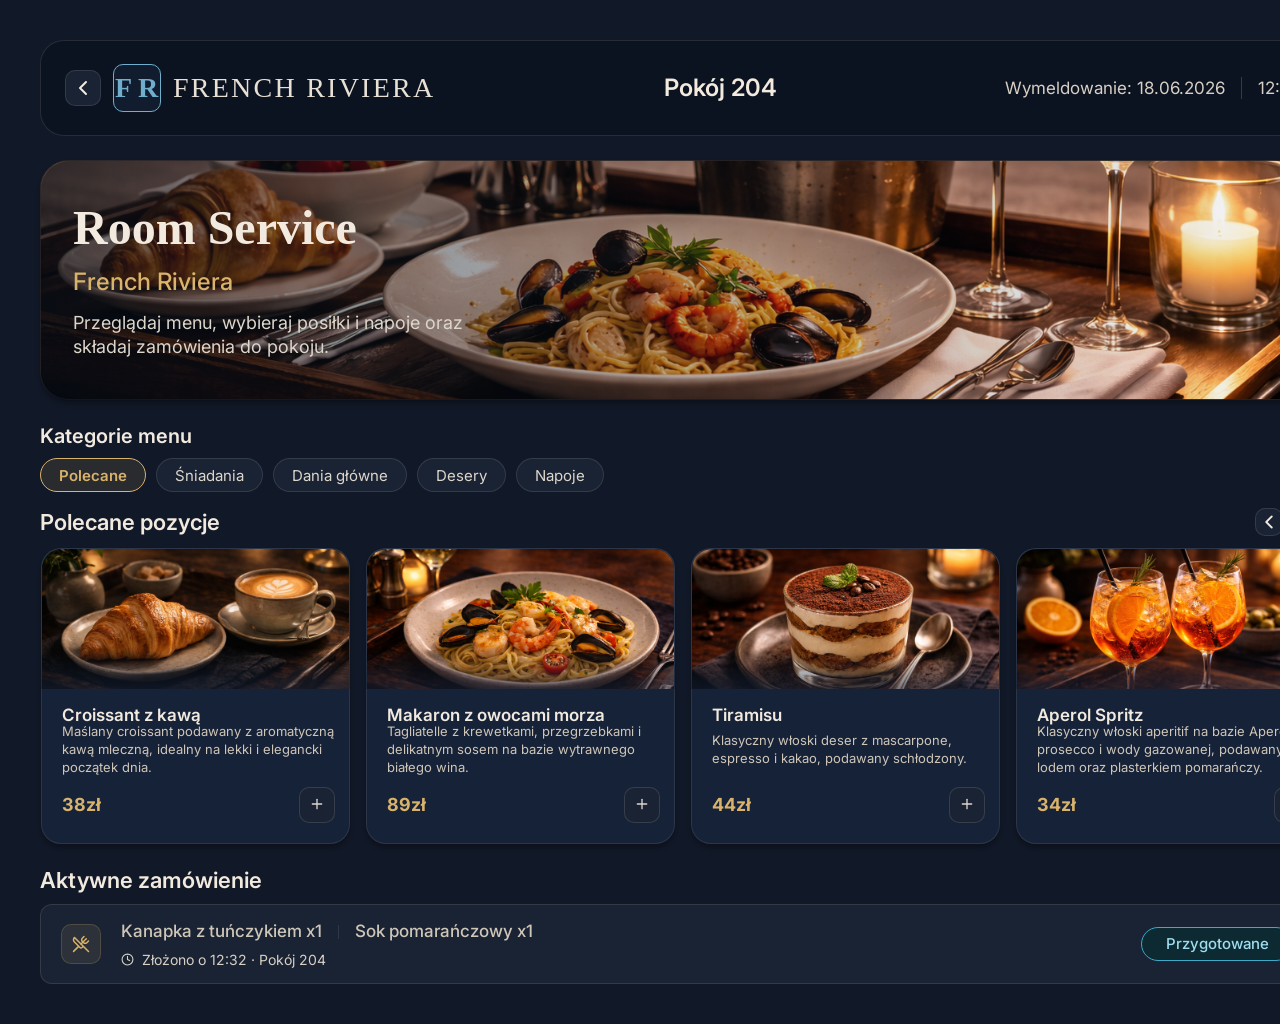
<file: guest-view/index.html>
<!DOCTYPE html>
<html lang="en">

<head>
    <meta charset="UTF-8">
    <meta name="viewport" content="width=device-width, initial-scale=1.0">
    <link rel="stylesheet" href="style.css">
    <link rel="stylesheet" href="../assets/css/colors.css">
    <link rel="stylesheet" href="../assets/css/typography.css">
    <link rel="stylesheet" href="../assets/css/boxes.css">

    <link rel="preconnect" href="https://fonts.googleapis.com">
    <link rel="preconnect" href="https://fonts.gstatic.com" crossorigin>
    <link
        href="https://fonts.googleapis.com/css2?family=Inter:wght@400;500;600;700&family=Playfair+Display:ital,wght@0,400;0,600;0,700;1,400&display=swap"
        rel="stylesheet">
    <title>Room Service</title>
</head>

<body>
    <div class="main">
        <div class="container">
            <div class="header">
                <div class="header-left">
                    <div class="back-button">
                        <svg xmlns="http://www.w3.org/2000/svg" width="24" height="24" viewBox="0 0 24 24" fill="none">
                            <path d="M15 18L9 12L15 6" stroke="#F2EADF" stroke-width="2" stroke-linecap="round"
                                stroke-linejoin="round" />
                        </svg>
                    </div>

                    <div class="logo">
                        <span>
                            FR
                        </span>
                    </div>
                    <div class="full-hotel-name">
                        French Riviera
                    </div>

                </div>
                <div class="header-center">
                    Pokój 204
                </div>
                <div class="header-right">
                    <span>Wymeldowanie: 18.06.2026</span>
                    <div class="divider"></div>
                    <span>12:45</span>
                </div>
            </div>

            <div class="hero-section">
                <div class="hero-main">
                    <span class="hero-title">Room Service</span>
                    <span class="hero-subtitle">French Riviera</span>
                    <span class="hero-text">Przeglądaj menu, wybieraj posiłki i napoje oraz składaj zamówienia do
                        pokoju.</span>
                </div>
            </div>

            <div class="orders-section">
                <div class="categories-section">
                    <span>Kategorie menu</span>
                    <div class="categories-buttons-section">
                        <button class="categorie-button-active">
                            Polecane
                        </button>
                        <button class="categorie-button">
                            Śniadania
                        </button>
                        <button class="categorie-button">
                            Dania główne
                        </button>
                        <button class="categorie-button">
                            Desery
                        </button>
                        <button class="categorie-button">
                            Napoje
                        </button>
                    </div>
                </div>

                <div class="food-section">
                    <div class="food-title-section">
                        <span class="food-title-section-text">Polecane pozycje</span>

                        <a class="a-back">
                            <svg xmlns="http://www.w3.org/2000/svg" width="24" height="24" viewBox="0 0 24 24"
                                fill="none">
                                <path d="M15 18L9 12L15 6" stroke="#F2EADF" stroke-width="2" stroke-linecap="round"
                                    stroke-linejoin="round" />
                            </svg>
                        </a>

                        <a class="a-forward">
                            <svg xmlns="http://www.w3.org/2000/svg" width="25" height="25" viewBox="0 0 25 25"
                                fill="none">
                                <path d="M15 18L9 12L15 6" stroke="#F2EADF" stroke-width="2" stroke-linecap="round"
                                    stroke-linejoin="round" />
                            </svg>
                        </a>
                    </div>

                    <div class="food-cards-section">
                        <div class="dish-card">
                            <div class="dish-img"
                                style="background: url(../assets/img-guest-view/sniadanie_1.png) lightgray 0px -14px / 100% 147% no-repeat;">
                                <section></section>
                            </div>
                            <div class="dish-card-info">
                                <span class="dish-card-title">
                                    Croissant z kawą
                                </span>
                                <span class="dish-card-text">
                                    Maślany croissant z dżemem, kawa espresso lub americano do wyboru.
                                </span>

                                <div class="dish-card-action">
                                    <span>
                                        38zł
                                    </span>
                                    <button>
                                        <svg xmlns="http://www.w3.org/2000/svg" width="16" height="16"
                                            viewBox="0 0 16 16" fill="none">
                                            <path d="M3.33337 8H12.6667" stroke="#DDD6CB" stroke-width="1.33333"
                                                stroke-linecap="round" stroke-linejoin="round" />
                                            <path d="M8 3.33337V12.6667" stroke="#DDD6CB" stroke-width="1.33333"
                                                stroke-linecap="round" stroke-linejoin="round" />
                                        </svg>
                                    </button>
                                </div>
                            </div>
                        </div>

                        <div class="dish-card">
                            <div class="dish-img"
                                style="background: url(../assets/img-guest-view/obiad_1.png) lightgray 0px -14px / 100% 147% no-repeat;">
                                <section></section>
                            </div>
                            <div class="dish-card-info">
                                <span class="dish-card-title">
                                    Makaron z owocami morza
                                </span>
                                <span class="dish-card-text">
                                    Tagliatelle z krewetkami, przegrzebkami i wytrawnym białym winem.
                                </span>

                                <div class="dish-card-action">
                                    <span>
                                        89zł
                                    </span>
                                    <button>
                                        <svg xmlns="http://www.w3.org/2000/svg" width="16" height="16"
                                            viewBox="0 0 16 16" fill="none">
                                            <path d="M3.33337 8H12.6667" stroke="#DDD6CB" stroke-width="1.33333"
                                                stroke-linecap="round" stroke-linejoin="round" />
                                            <path d="M8 3.33337V12.6667" stroke="#DDD6CB" stroke-width="1.33333"
                                                stroke-linecap="round" stroke-linejoin="round" />
                                        </svg>
                                    </button>
                                </div>
                            </div>
                        </div>

                        <div class="dish-card">
                            <div class="dish-img"
                                style="background: url(../assets/img-guest-view/deser_1.png) lightgray 0px -14px / 100% 147% no-repeat;">
                                <section></section>
                            </div>
                            <div class="dish-card-info">
                                <span class="dish-card-title">
                                    Tiramisu
                                </span>
                                <span class="dish-card-text">
                                    Klasyczny deser z mascarpone, espresso i kakao, podawany schłodzony.
                                </span>

                                <div class="dish-card-action">
                                    <span>
                                        44zł
                                    </span>
                                    <button>
                                        <svg xmlns="http://www.w3.org/2000/svg" width="16" height="16"
                                            viewBox="0 0 16 16" fill="none">
                                            <path d="M3.33337 8H12.6667" stroke="#DDD6CB" stroke-width="1.33333"
                                                stroke-linecap="round" stroke-linejoin="round" />
                                            <path d="M8 3.33337V12.6667" stroke="#DDD6CB" stroke-width="1.33333"
                                                stroke-linecap="round" stroke-linejoin="round" />
                                        </svg>
                                    </button>
                                </div>
                            </div>
                        </div>

                        <div class="dish-card">
                            <div class="dish-img"
                                style="background: url(../assets/img-guest-view/napoj_1.png) lightgray 0px -14px / 100% 147% no-repeat;">
                                <section></section>
                            </div>
                            <div class="dish-card-info">
                                <span class="dish-card-title">
                                    Aperol Spritz
                                </span>
                                <span class="dish-card-text">
                                    Włoski aperitif na bazie Aperolu, prosecco i wody gazowanej z plasterkiem
                                    pomarańczy.
                                </span>

                                <div class="dish-card-action">
                                    <span>
                                        34zł
                                    </span>
                                    <button>
                                        <svg xmlns="http://www.w3.org/2000/svg" width="16" height="16"
                                            viewBox="0 0 16 16" fill="none">
                                            <path d="M3.33337 8H12.6667" stroke="#DDD6CB" stroke-width="1.33333"
                                                stroke-linecap="round" stroke-linejoin="round" />
                                            <path d="M8 3.33337V12.6667" stroke="#DDD6CB" stroke-width="1.33333"
                                                stroke-linecap="round" stroke-linejoin="round" />
                                        </svg>
                                    </button>
                                </div>
                            </div>
                        </div>
                    </div>
                </div>
            </div>

            <div class="active-order-section">
                <span class="active-order-section-title">
                    Aktywne zamówienie
                </span>
                <div class="order-card">
                    <div class="order-card-logo">
                        <div class="order-card-img">
                            <svg xmlns="http://www.w3.org/2000/svg" width="18" height="18" viewBox="0 0 18 18"
                                fill="none">
                                <g clip-path="url(#clip0_297_465)">
                                    <path
                                        d="M12 1.5L10.275 3.225C9.86275 3.64559 9.63184 4.21106 9.63184 4.8C9.63184 5.38894 9.86275 5.95441 10.275 6.375L11.625 7.725C12.0456 8.13726 12.6111 8.36818 13.2 8.36818C13.789 8.36818 14.3544 8.13726 14.775 7.725L16.5 6"
                                        stroke="#D9B26B" stroke-width="1.5" stroke-linecap="round"
                                        stroke-linejoin="round" />
                                    <path
                                        d="M11.25 11.25L2.475 2.47498C2.17566 2.76827 1.93786 3.11834 1.77551 3.50469C1.61316 3.89104 1.52954 4.3059 1.52954 4.72498C1.52954 5.14405 1.61316 5.55891 1.77551 5.94526C1.93786 6.33161 2.17566 6.68168 2.475 6.97498L7.95 12.45C8.475 12.975 9.45 12.975 10.05 12.45L11.25 11.25ZM11.25 11.25L16.5 16.5"
                                        stroke="#D9B26B" stroke-width="1.5" stroke-linecap="round"
                                        stroke-linejoin="round" />
                                    <path d="M1.57495 16.35L6.37495 11.625" stroke="#D9B26B" stroke-width="1.5"
                                        stroke-linecap="round" stroke-linejoin="round" />
                                    <path d="M14.25 3.75L9 9" stroke="#D9B26B" stroke-width="1.5" stroke-linecap="round"
                                        stroke-linejoin="round" />
                                </g>
                                <defs>
                                    <clipPath id="clip0_297_465">
                                        <rect width="18" height="18" fill="white" />
                                    </clipPath>
                                </defs>
                            </svg>
                        </div>
                    </div>

                    <div class="order-card-info">
                        <div class="order-card-title">
                            <span>Kanapka z tuńczykiem x1</span>
                            <div class="order-card-divider"></div>
                            <span>Sok pomarańczowy x1</span>
                        </div>
                        <div class="order-card-text">
                            <svg xmlns="http://www.w3.org/2000/svg" width="13" height="13" viewBox="0 0 13 13"
                                fill="none">
                                <g clip-path="url(#clip0_297_478)">
                                    <path
                                        d="M6.50004 11.9167C9.49158 11.9167 11.9167 9.49158 11.9167 6.50004C11.9167 3.5085 9.49158 1.08337 6.50004 1.08337C3.5085 1.08337 1.08337 3.5085 1.08337 6.50004C1.08337 9.49158 3.5085 11.9167 6.50004 11.9167Z"
                                        stroke="#D8D0C4" stroke-width="1.08333" stroke-linecap="round"
                                        stroke-linejoin="round" />
                                    <path d="M6.5 3.25V6.5L8.66667 7.58333" stroke="#D8D0C4" stroke-width="1.08333"
                                        stroke-linecap="round" stroke-linejoin="round" />
                                </g>
                                <defs>
                                    <clipPath id="clip0_297_478">
                                        <rect width="13" height="13" fill="white" />
                                    </clipPath>
                                </defs>
                            </svg>

                            <span>
                                Złożono o 12:32 · Pokój 204
                            </span>
                        </div>
                    </div>

                    <div class="order-card-status">
                        Przygotowane
                    </div>
                </div>
            </div>
        </div>
    </div>
    <script src="script.js"></script>
</body>

</html>
</file>
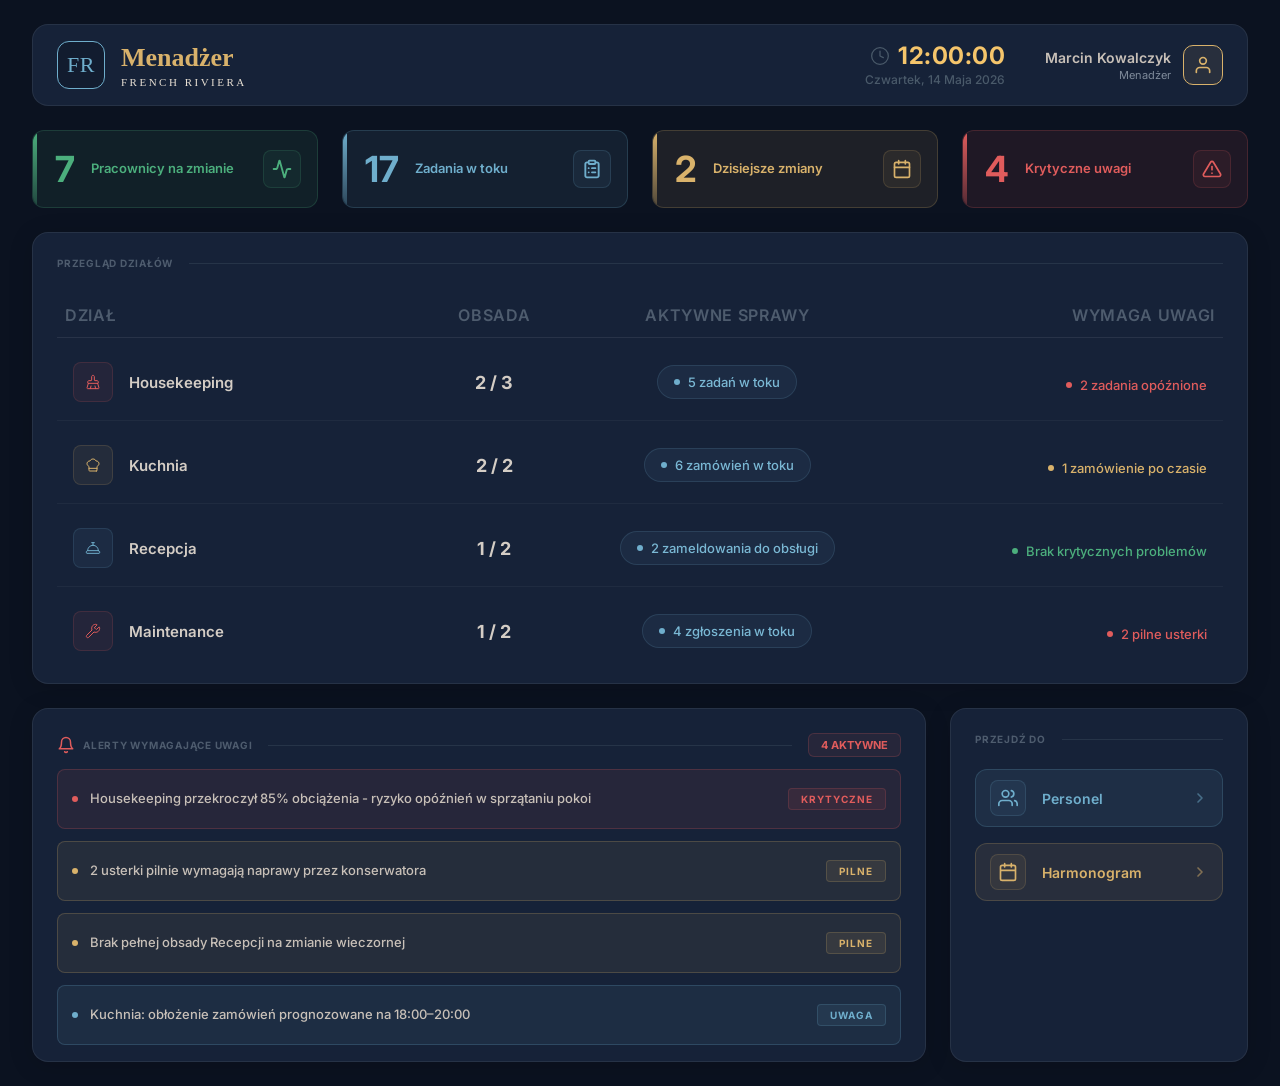
<file: menadzer/index.html>
<!DOCTYPE html>
<html lang="pl">

<head>
    <meta charset="UTF-8">
    <meta name="viewport" content="width=device-width, initial-scale=1.0">
    <title>Menadżer - French Riviera</title>
    <link rel="stylesheet" href="../assets/css/colors.css">
    <link rel="stylesheet" href="../assets/css/typography.css">
    <link rel="stylesheet" href="../assets/css/boxes.css">
    <link rel="stylesheet" href="style.css">

    <link rel="preconnect" href="https://fonts.googleapis.com">
    <link rel="preconnect" href="https://fonts.gstatic.com" crossorigin>
    <link
        href="https://fonts.googleapis.com/css2?family=Inter:wght@400;500;600;700&family=Playfair+Display:ital,wght@0,400;0,500;0,600;0,700;1,400&display=swap"
        rel="stylesheet">
</head>

<body>
    <div class="dashboard-container">

        <header class="dashboard-header">
            <div class="header-left">
                <div class="logo-circle">
                    <span>FR</span>
                </div>
                <div class="brand-text">
                    <span class="brand-title">Menadżer</span>
                    <span class="brand-subtitle">French Riviera</span>
                </div>
            </div>

            <div class="header-right">
                <div class="clock-block">
                    <div class="clock-time-row">
                        <div class="clock-icon">
                            <svg xmlns="http://www.w3.org/2000/svg" width="16" height="16" viewBox="0 0 16 16"
                                fill="none">
                                <g clip-path="url(#clip0_567_532)">
                                    <path
                                        d="M8.00004 4V8L10.6667 9.33333M14.6667 8C14.6667 11.6819 11.6819 14.6667 8.00004 14.6667C4.31814 14.6667 1.33337 11.6819 1.33337 8C1.33337 4.3181 4.31814 1.33333 8.00004 1.33333C11.6819 1.33333 14.6667 4.3181 14.6667 8Z"
                                        stroke="currentColor" stroke-linecap="round" stroke-linejoin="round" />
                                </g>
                                <defs>
                            </svg>
                        </div>
                        <span class="clock-time">12:00:00</span>
                    </div>
                    <span class="clock-date">Czwartek, 14 Maja 2026</span>
                </div>
                <div class="user-profile">
                    <div class="user-info">
                        <div class="user-name">Marcin Kowalczyk</div>
                        <div class="user-role">Menadżer</div>
                    </div>
                    <div class="user-avatar-circle">
                        <svg xmlns="http://www.w3.org/2000/svg" width="20" height="20" viewBox="0 0 24 24" fill="none"
                            stroke="currentColor" stroke-width="2" stroke-linecap="round" stroke-linejoin="round">
                            <path d="M20 21v-2a4 4 0 0 0-4-4H8a4 4 0 0 0-4 4v2" />
                            <circle cx="12" cy="7" r="4" />
                        </svg>
                    </div>
                </div>
            </div>
        </header>

        <section class="metrics-grid">

            <div class="metric-card green">
                <div class="metric-content">
                    <span class="metric-value">7</span>
                    <span class="metric-label">Pracownicy na zmianie</span>
                </div>
                <div class="metric-icon-wrapper">
                    <svg xmlns="http://www.w3.org/2000/svg" width="20" height="20" viewBox="0 0 16 16" fill="none">
                        <g clip-path="url(#clip0_589_5769)">
                            <path
                                d="M14.6666 8H13.0133C12.722 7.99938 12.4384 8.09421 12.2061 8.26998C11.9737 8.44575 11.8053 8.6928 11.7266 8.97334L10.16 14.5467C10.1499 14.5813 10.1288 14.6117 10.1 14.6333C10.0711 14.655 10.036 14.6667 9.99998 14.6667C9.96392 14.6667 9.92883 14.655 9.89998 14.6333C9.87113 14.6117 9.85008 14.5813 9.83998 14.5467L6.15998 1.45334C6.14988 1.41872 6.12883 1.38831 6.09998 1.36667C6.07113 1.34503 6.03604 1.33334 5.99998 1.33334C5.96392 1.33334 5.92883 1.34503 5.89998 1.36667C5.87113 1.38831 5.85008 1.41872 5.83998 1.45334L4.27331 7.02667C4.19496 7.30611 4.02757 7.55235 3.79656 7.72801C3.56554 7.90368 3.28353 7.99917 2.99331 8H1.33331"
                                stroke="#4CAF7D" stroke-width="1.5" stroke-linecap="round" stroke-linejoin="round" />
                        </g>
                    </svg>
                </div>
            </div>

            <div class="metric-card blue">
                <div class="metric-content">
                    <span class="metric-value">17</span>
                    <span class="metric-label">Zadania w toku</span>
                </div>
                <div class="metric-icon-wrapper">
                    <svg xmlns="http://www.w3.org/2000/svg" width="20" height="20" viewBox="0 0 16 16" fill="none">
                        <path
                            d="M10.6666 2.66667H12C12.3536 2.66667 12.6927 2.80714 12.9428 3.05719C13.1928 3.30724 13.3333 3.64638 13.3333 4V13.3333C13.3333 13.687 13.1928 14.0261 12.9428 14.2761C12.6927 14.5262 12.3536 14.6667 12 14.6667H3.99996C3.64634 14.6667 3.3072 14.5262 3.05715 14.2761C2.8071 14.0261 2.66663 13.687 2.66663 13.3333V4C2.66663 3.64638 2.8071 3.30724 3.05715 3.05719C3.3072 2.80714 3.64634 2.66667 3.99996 2.66667H5.33329M7.99996 7.33334H10.6666M7.99996 10.6667H10.6666M5.33329 7.33334H5.33996M5.33329 10.6667H5.33996M5.99996 1.33334H9.99996C10.3681 1.33334 10.6666 1.63181 10.6666 2V3.33334C10.6666 3.70153 10.3681 4 9.99996 4H5.99996C5.63177 4 5.33329 3.70153 5.33329 3.33334V2C5.33329 1.63181 5.63177 1.33334 5.99996 1.33334Z"
                            stroke="#6FAECC" stroke-width="1.5" stroke-linecap="round" stroke-linejoin="round" />
                    </svg>
                </div>
            </div>

            <div class="metric-card yellow">
                <div class="metric-content">
                    <span class="metric-value">2</span>
                    <span class="metric-label">Dzisiejsze zmiany</span>
                </div>
                <div class="metric-icon-wrapper">
                    <svg xmlns="http://www.w3.org/2000/svg" width="20" height="20" viewBox="0 0 24 24" fill="none"
                        stroke="currentColor" stroke-width="2" stroke-linecap="round" stroke-linejoin="round">
                        <rect x="3" y="4" width="18" height="18" rx="2" ry="2" />
                        <line x1="16" y1="2" x2="16" y2="6" />
                        <line x1="8" y1="2" x2="8" y2="6" />
                        <line x1="3" y1="10" x2="21" y2="10" />
                    </svg>
                </div>
            </div>

            <div class="metric-card red">
                <div class="metric-content">
                    <span class="metric-value">4</span>
                    <span class="metric-label">Krytyczne uwagi</span>
                </div>
                <div class="metric-icon-wrapper">
                    <svg xmlns="http://www.w3.org/2000/svg" width="20" height="20" viewBox="0 0 24 24" fill="none"
                        stroke="currentColor" stroke-width="2" stroke-linecap="round" stroke-linejoin="round">
                        <path
                            d="M10.29 3.86L1.82 18a2 2 0 0 0 1.71 3h16.94a2 2 0 0 0 1.71-3L13.71 3.86a2 2 0 0 0-3.42 0z" />
                        <line x1="12" y1="9" x2="12" y2="13" />
                        <line x1="12" y1="17" x2="12.01" y2="17" />
                    </svg>
                </div>
            </div>

        </section>

        <section class="department-overview-section">
            <div class="content-card">
                <div class="card-title-section">
                    <span class="card-subtitle-small">Przegląd działów</span>
                </div>

                <table class="department-table">
                    <thead>
                        <tr>
                            <th class="col-dept">Dział</th>
                            <th class="col-staff th-staff">Obsada</th>
                            <th class="col-active">Aktywne sprawy</th>
                            <th class="col-attention">Wymaga uwagi</th>
                        </tr>
                    </thead>
                    <tbody>
                        <tr>
                            <td>
                                <div class="dept-cell">
                                    <div class="dept-icon dept-housekeeping">
                                        <svg xmlns="http://www.w3.org/2000/svg" width="18" height="18"
                                            viewBox="0 0 16 16" fill="none" stroke="currentColor" stroke-linecap="round"
                                            stroke-linejoin="round">
                                            <path
                                                d="M10.6667 14.6667L10 12M12.6667 9.33334C12.8435 9.33334 13.0131 9.26311 13.1381 9.13808C13.2631 9.01306 13.3333 8.84349 13.3333 8.66668V8.00001C13.3333 7.64639 13.1929 7.30725 12.9428 7.0572C12.6928 6.80715 12.3536 6.66668 12 6.66668H10C9.8232 6.66668 9.65363 6.59644 9.52861 6.47141C9.40358 6.34639 9.33335 6.17682 9.33335 6.00001V2.66668C9.33335 2.31305 9.19287 1.97392 8.94282 1.72387C8.69277 1.47382 8.35364 1.33334 8.00001 1.33334C7.64639 1.33334 7.30725 1.47382 7.0572 1.72387C6.80716 1.97392 6.66668 2.31305 6.66668 2.66668V6.00001C6.66668 6.17682 6.59644 6.34639 6.47142 6.47141C6.34639 6.59644 6.17682 6.66668 6.00001 6.66668H4.00001C3.64639 6.66668 3.30725 6.80715 3.0572 7.0572C2.80716 7.30725 2.66668 7.64639 2.66668 8.00001V8.66668C2.66668 8.84349 2.73692 9.01306 2.86194 9.13808C2.98697 9.26311 3.15654 9.33334 3.33335 9.33334M12.6667 9.33334H3.33335M12.6667 9.33334L13.982 13.8447C14.0055 13.9427 14.0065 14.0448 13.9848 14.1432C13.9632 14.2416 13.9195 14.3339 13.857 14.413C13.7946 14.4921 13.715 14.556 13.6243 14.6C13.5336 14.6439 13.4341 14.6667 13.3333 14.6667H2.66668C2.56589 14.6667 2.4664 14.6439 2.3757 14.6C2.28499 14.556 2.20543 14.4921 2.14299 14.413C2.08055 14.3339 2.03687 14.2416 2.01522 14.1432C1.99357 14.0448 1.99453 13.9427 2.01801 13.8447L3.33335 9.33334M5.33335 14.6667L6.00001 12"
                                                stroke="#E05C5C" stroke-linecap="round" stroke-linejoin="round" />
                                        </svg>
                                    </div>
                                    <span class="dept-name">Housekeeping</span>
                                </div>
                            </td>
                            <td class="col-staff">
                                <span class="staff-count">2 / 3</span>
                            </td>
                            <td>
                                <span class="active-pill">5 zadań w toku</span>
                            </td>
                            <td>
                                <span class="attention-status status-red">2 zadania opóźnione</span>
                            </td>
                        </tr>

                        <tr>
                            <td>
                                <div class="dept-cell">
                                    <div class="dept-icon dept-kitchen">
                                        <svg xmlns="http://www.w3.org/2000/svg" width="18" height="18"
                                            viewBox="0 0 16 16" fill="none" stroke="currentColor" stroke-linecap="round"
                                            stroke-linejoin="round">
                                            <path
                                                d="M3.99999 11.3333H12M11.3333 14C11.5101 14 11.6797 13.9298 11.8047 13.8047C11.9298 13.6797 12 13.5101 12 13.3333V9.76666C12 9.46199 12.2107 9.20399 12.4847 9.07266C13.052 8.80202 13.5055 8.33969 13.7651 7.76725C14.0247 7.19481 14.0738 6.54906 13.9036 5.94396C13.7335 5.33887 13.355 4.81332 12.8351 4.46009C12.3152 4.10685 11.6872 3.94862 11.062 4.01332C10.8045 3.41479 10.3772 2.90485 9.83304 2.54655C9.28884 2.18824 8.65156 1.99728 7.99999 1.99728C7.34843 1.99728 6.71115 2.18824 6.16695 2.54655C5.62274 2.90485 5.19549 3.41479 4.93799 4.01332C4.31305 3.94907 3.68549 4.10752 3.16595 4.46075C2.64641 4.81397 2.26827 5.33928 2.09818 5.94406C1.9281 6.54883 1.977 7.19424 2.23626 7.76649C2.49553 8.33874 2.9485 8.80108 3.51533 9.07199C3.78933 9.20399 3.99999 9.46199 3.99999 9.76599V13.3333C3.99999 13.5101 4.07023 13.6797 4.19526 13.8047C4.32028 13.9298 4.48985 14 4.66666 14H11.3333Z"
                                                stroke="#D9B26B" stroke-linecap="round" stroke-linejoin="round" />
                                        </svg>
                                    </div>
                                    <span class="dept-name">Kuchnia</span>
                                </div>
                            </td>
                            <td class="col-staff">
                                <span class="staff-count">2 / 2</span>
                            </td>
                            <td>
                                <span class="active-pill">6 zamówień w toku</span>
                            </td>
                            <td>
                                <span class="attention-status status-yellow">1 zamówienie po czasie</span>
                            </td>
                        </tr>

                        <tr>
                            <td>
                                <div class="dept-cell">
                                    <div class="dept-icon dept-reception">
                                        <svg xmlns="http://www.w3.org/2000/svg" width="18" height="18"
                                            viewBox="0 0 16 16" fill="none" stroke="currentColor" stroke-linecap="round"
                                            stroke-linejoin="round">
                                            <path
                                                d="M13.3333 10.6667H2.66668C2.31305 10.6667 1.97392 10.8071 1.72387 11.0572C1.47382 11.3072 1.33334 11.6464 1.33334 12V12.6667C1.33334 12.8435 1.40358 13.013 1.52861 13.1381C1.65363 13.2631 1.8232 13.3333 2.00001 13.3333H14C14.1768 13.3333 14.3464 13.2631 14.4714 13.1381C14.5964 13.013 14.6667 12.8435 14.6667 12.6667V12C14.6667 11.6464 14.5262 11.3072 14.2762 11.0572C14.0261 10.8071 13.687 10.6667 13.3333 10.6667ZM2.66668 10.6667C2.66668 9.25217 3.22858 7.89561 4.22877 6.89542C5.22897 5.89523 6.58552 5.33332 8.00001 5.33332M13.3333 10.6667C13.3333 9.25217 12.7714 7.89561 11.7712 6.89542C10.7711 5.89523 9.4145 5.33332 8.00001 5.33332M8.00001 5.33332V2.66666M6.66668 2.66666H9.33334"
                                                stroke="#6FAECC" stroke-linecap="round" stroke-linejoin="round" />
                                        </svg>
                                    </div>
                                    <span class="dept-name">Recepcja</span>
                                </div>
                            </td>
                            <td class="col-staff">
                                <span class="staff-count">1 / 2</span>
                            </td>
                            <td>
                                <span class="active-pill">2 zameldowania do obsługi</span>
                            </td>
                            <td>
                                <span class="attention-status status-green">Brak krytycznych problemów</span>
                            </td>
                        </tr>

                        <tr>
                            <td>
                                <div class="dept-cell">
                                    <div class="dept-icon dept-maintenance">
                                        <svg xmlns="http://www.w3.org/2000/svg" width="18" height="18"
                                            viewBox="0 0 16 16" fill="none" stroke="currentColor" stroke-linecap="round"
                                            stroke-linejoin="round">
                                            <g clip-path="url(#clip0_580_1315)">
                                                <path
                                                    d="M9.79999 4.2C9.67783 4.32462 9.60941 4.49216 9.60941 4.66667C9.60941 4.84117 9.67783 5.00871 9.79999 5.13333L10.8667 6.2C10.9913 6.32215 11.1588 6.39057 11.3333 6.39057C11.5078 6.39057 11.6754 6.32215 11.8 6.2L13.8707 4.13C14.084 3.91533 14.446 3.98333 14.526 4.27533C14.7274 5.00792 14.716 5.78271 14.4932 6.50906C14.2703 7.23541 13.8452 7.88327 13.2676 8.37682C12.69 8.87038 11.9837 9.18923 11.2315 9.29604C10.4793 9.40286 9.71218 9.29324 9.01999 8.98L3.74665 14.2533C3.48144 14.5185 3.12176 14.6674 2.74675 14.6673C2.37174 14.6672 2.01211 14.5182 1.74699 14.253C1.48186 13.9878 1.33295 13.6281 1.33301 13.2531C1.33307 12.8781 1.4821 12.5185 1.74732 12.2533L7.02065 6.98C6.70741 6.28781 6.59779 5.52072 6.70461 4.7685C6.81143 4.01628 7.13027 3.31003 7.62383 2.73241C8.11738 2.15479 8.76524 1.72967 9.49159 1.50682C10.2179 1.28396 10.9927 1.27258 11.7253 1.474C12.0173 1.554 12.0853 1.91533 11.8713 2.13L9.79999 4.2Z"
                                                    stroke="#E05C5C" stroke-linecap="round" stroke-linejoin="round" />
                                            </g>
                                            <defs>
                                                <clipPath id="clip0_580_1315">
                                                    <rect width="16" height="16" fill="white" />
                                                </clipPath>
                                            </defs>
                                        </svg>
                                    </div>
                                    <span class="dept-name">Maintenance</span>
                                </div>
                            </td>
                            <td class="col-staff">
                                <span class="staff-count">1 / 2</span>
                            </td>
                            <td>
                                <span class="active-pill">4 zgłoszenia w toku</span>
                            </td>
                            <td>
                                <span class="attention-status status-red">2 pilne usterki</span>
                            </td>
                        </tr>
                    </tbody>
                </table>
            </div>
        </section>

        <section class="dashboard-bottom-grid">

            <div class="content-card alerts-card">
                <div class="alerts-header">
                    <div class="alerts-title-wrapper">
                        <div class="alerts-title-icon">
                            <svg xmlns="http://www.w3.org/2000/svg" width="18" height="18" viewBox="0 0 24 24"
                                fill="none" stroke="currentColor" stroke-width="2" stroke-linecap="round"
                                stroke-linejoin="round">
                                <path d="M18 8A6 6 0 0 0 6 8c0 7-3 9-3 9h18s-3-2-3-9" />
                                <path d="M13.73 21a2 2 0 0 1-3.46 0" />
                            </svg>
                        </div>
                        <span class="card-subtitle-small">Alerty wymagające uwagi</span>
                    </div>
                    <span class="alerts-count-badge">4 aktywne</span>
                </div>

                <div class="alerts-list">
                    <div class="alert-item alert-critical">
                        <div class="alert-message-wrapper">
                            <span class="alert-bullet"></span>
                            <span class="alert-text">Housekeeping przekroczył 85% obciążenia - ryzyko opóźnień w
                                sprzątaniu pokoi</span>
                        </div>
                        <span class="alert-badge">Krytyczne</span>
                    </div>

                    <div class="alert-item alert-urgent">
                        <div class="alert-message-wrapper">
                            <span class="alert-bullet"></span>
                            <span class="alert-text">2 usterki pilnie wymagają naprawy przez konserwatora</span>
                        </div>
                        <span class="alert-badge">Pilne</span>
                    </div>

                    <div class="alert-item alert-urgent">
                        <div class="alert-message-wrapper">
                            <span class="alert-bullet"></span>
                            <span class="alert-text">Brak pełnej obsady Recepcji na zmianie wieczornej</span>
                        </div>
                        <span class="alert-badge">Pilne</span>
                    </div>

                    <div class="alert-item alert-info">
                        <div class="alert-message-wrapper">
                            <span class="alert-bullet"></span>
                            <span class="alert-text">Kuchnia: obłożenie zamówień prognozowane na 18:00–20:00</span>
                        </div>
                        <span class="alert-badge">Uwaga</span>
                    </div>
                </div>
            </div>

            <div class="content-card sidebar-card">
                <div class="sidebar-title-section">
                    <span class="card-subtitle-small">Przejdź do</span>
                </div>

                <div class="sidebar-nav-list">
                    <a href="personel.html" class="sidebar-nav-btn">
                        <div class="nav-btn-left">
                            <div class="nav-icon-wrapper">
                                <svg xmlns="http://www.w3.org/2000/svg" width="20" height="20" viewBox="0 0 24 24"
                                    fill="none" stroke="currentColor" stroke-width="2" stroke-linecap="round"
                                    stroke-linejoin="round">
                                    <path d="M17 21v-2a4 4 0 0 0-4-4H5a4 4 0 0 0-4 4v2" />
                                    <circle cx="9" cy="7" r="4" />
                                    <path d="M23 21v-2a4 4 0 0 0-3-3.87" />
                                    <path d="M16 3.13a4 4 0 0 1 0 7.75" />
                                </svg>
                            </div>
                            <span class="nav-label">Personel</span>
                        </div>
                        <div class="nav-chevron">
                            <svg xmlns="http://www.w3.org/2000/svg" width="16" height="16" viewBox="0 0 24 24"
                                fill="none" stroke="currentColor" stroke-width="2.5" stroke-linecap="round"
                                stroke-linejoin="round">
                                <polyline points="9 18 15 12 9 6" />
                            </svg>
                        </div>
                    </a>

                    <a href="harmonogram.html" class="sidebar-nav-btn">
                        <div class="nav-btn-left">
                            <div class="nav-icon-wrapper">
                                <svg xmlns="http://www.w3.org/2000/svg" width="20" height="20" viewBox="0 0 12 12"
                                    fill="none">
                                    <path
                                        d="M4 1V3M8 1V3M1.5 5H10.5M2.5 2H9.5C10.0523 2 10.5 2.44772 10.5 3V10C10.5 10.5523 10.0523 11 9.5 11H2.5C1.94772 11 1.5 10.5523 1.5 10V3C1.5 2.44772 1.94772 2 2.5 2Z"
                                        stroke="#D9B26B" stroke-linecap="round" stroke-linejoin="round" />
                                </svg>
                            </div>
                            <span class="nav-label">Harmonogram</span>
                        </div>
                        <div class="nav-chevron">
                            <svg xmlns="http://www.w3.org/2000/svg" width="16" height="16" viewBox="0 0 24 24"
                                fill="none" stroke="currentColor" stroke-width="2.5" stroke-linecap="round"
                                stroke-linejoin="round">
                                <polyline points="9 18 15 12 9 6" />
                            </svg>
                        </div>
                    </a>
                </div>
            </div>

        </section>
    </div>
</body>

</html>
</file>
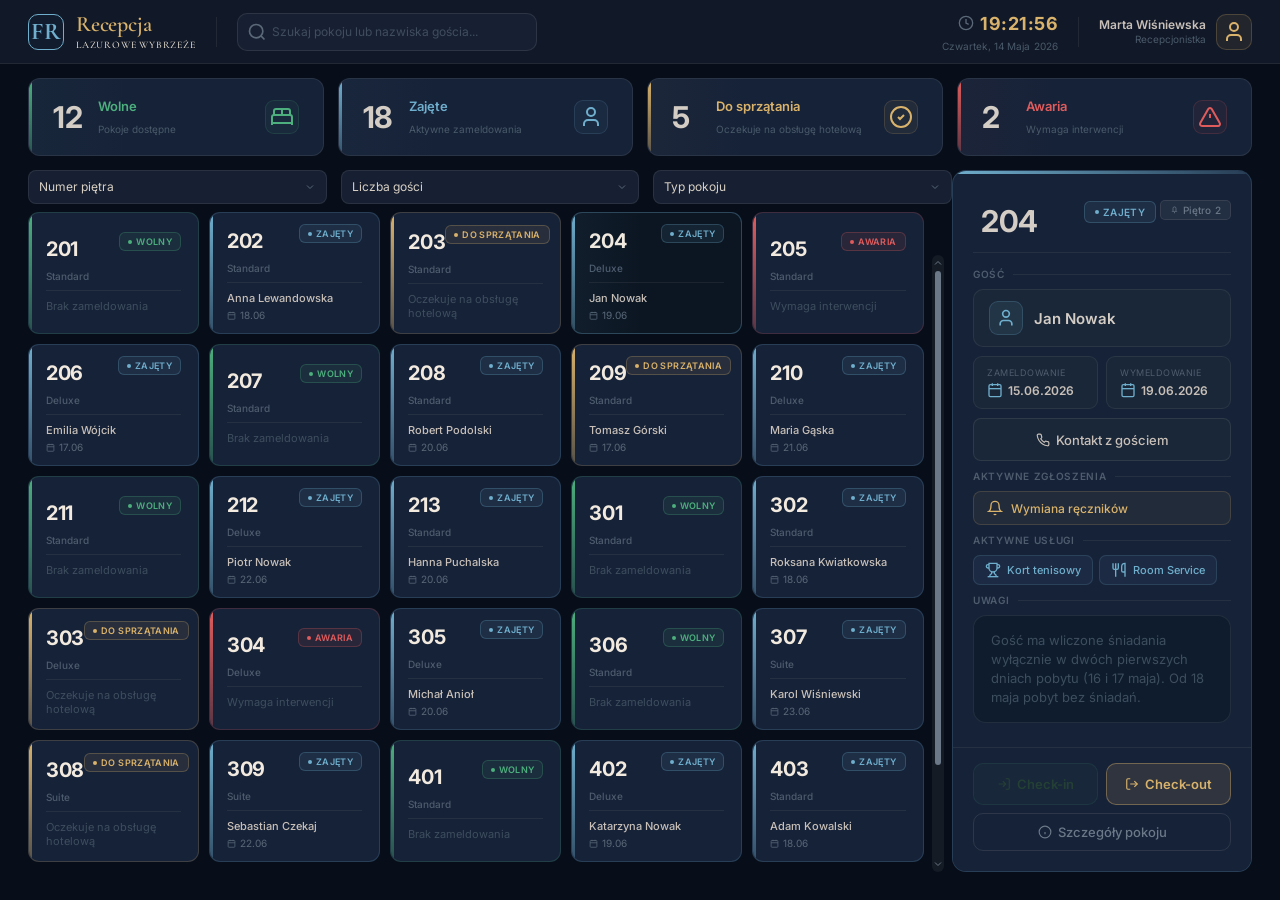
<file: reception/index.html>
<!DOCTYPE html>
<html lang="pl">
<head>
  <meta charset="UTF-8">
  <meta name="viewport" content="width=device-width, initial-scale=1">
  <title>Recepcja — Lazurowe Wybrzeże</title>
  <link rel="preconnect" href="https://fonts.googleapis.com">
  <link rel="preconnect" href="https://fonts.gstatic.com" crossorigin>
  <link href="https://fonts.googleapis.com/css2?family=Cormorant+Garamond:wght@500;600;700&family=Inter:wght@400;500;600;700&display=swap" rel="stylesheet">
  <link rel="stylesheet" href="css/styles.css">
</head>
<body>
  <div class="app">
    <!-- Header -->
    <header class="header">
      <div class="header__brand">
        <div class="header__logo">FR</div>
        <div>
          <div class="header__title">Recepcja</div>
          <div class="header__subtitle">LAZUROWE WYBRZEŻE</div>
        </div>
      </div>
      <div class="header__divider"></div>
      <div class="header__search">
        <svg viewBox="0 0 24 24" fill="none" stroke="currentColor" stroke-width="2"><circle cx="11" cy="11" r="8"/><path d="m21 21-4.3-4.3"/></svg>
        <input type="text" placeholder="Szukaj pokoju lub nazwiska gościa..." readonly>
      </div>
      <div class="header__spacer"></div>
      <div class="header__clock">
        <div class="header__time">
          <svg viewBox="0 0 24 24" fill="none" stroke="currentColor" stroke-width="2"><circle cx="12" cy="12" r="10"/><path d="M12 6v6l4 2"/></svg>
          <span id="clock">12:00:00</span>
        </div>
        <div class="header__date">czwartek, 14 maja 2026</div>
      </div>
      <div class="header__divider"></div>
      <div class="header__user">
        <div class="header__user-info">
          <div class="header__user-name">Marta Wiśniewska</div>
          <div class="header__user-role">Recepcjonistka</div>
        </div>
        <div class="header__avatar">
          <svg viewBox="0 0 24 24" fill="none" stroke="currentColor" stroke-width="2"><path d="M19 21v-2a4 4 0 0 0-4-4H9a4 4 0 0 0-4 4v2"/><circle cx="12" cy="7" r="4"/></svg>
        </div>
      </div>
    </header>

    <!-- Stats -->
    <section class="stats">
      <div class="stat-card stat-card--free">
        <span class="stat-card__number">12</span>
        <div>
          <div class="stat-card__label">Wolne</div>
          <div class="stat-card__sublabel">Pokoje dostępne</div>
        </div>
        <div class="stat-card__icon">
          <svg viewBox="0 0 24 24" fill="none" stroke="currentColor" stroke-width="2"><path d="M2 20v-8a2 2 0 0 1 2-2h16a2 2 0 0 1 2 2v8"/><path d="M4 10V6a2 2 0 0 1 2-2h12a2 2 0 0 1 2 2v4"/><path d="M12 4v6"/><path d="M2 18h20"/></svg>
        </div>
      </div>
      <div class="stat-card stat-card--occupied">
        <span class="stat-card__number">18</span>
        <div>
          <div class="stat-card__label">Zajęte</div>
          <div class="stat-card__sublabel">Aktywne zameldowania</div>
        </div>
        <div class="stat-card__icon">
          <svg viewBox="0 0 24 24" fill="none" stroke="currentColor" stroke-width="2"><path d="M19 21v-2a4 4 0 0 0-4-4H9a4 4 0 0 0-4 4v2"/><circle cx="12" cy="7" r="4"/></svg>
        </div>
      </div>
      <div class="stat-card stat-card--cleaning">
        <span class="stat-card__number">5</span>
        <div>
          <div class="stat-card__label">Do sprzątania</div>
          <div class="stat-card__sublabel">Oczekuje na obsługę hotelową</div>
        </div>
        <div class="stat-card__icon">
          <svg viewBox="0 0 24 24" fill="none" stroke="currentColor" stroke-width="2"><circle cx="12" cy="12" r="10"/><path d="m9 12 2 2 4-4"/></svg>
        </div>
      </div>
      <div class="stat-card stat-card--fault">
        <span class="stat-card__number">2</span>
        <div>
          <div class="stat-card__label">Awaria</div>
          <div class="stat-card__sublabel">Wymaga interwencji</div>
        </div>
        <div class="stat-card__icon">
          <svg viewBox="0 0 24 24" fill="none" stroke="currentColor" stroke-width="2"><path d="m21.73 18-8-14a2 2 0 0 0-3.48 0l-8 14A2 2 0 0 0 4 21h16a2 2 0 0 0 1.73-3"/><path d="M12 9v4"/><path d="M12 17h.01"/></svg>
        </div>
      </div>
    </section>

    <!-- Main -->
    <main class="main">
      <div class="main__rooms">
        <div class="filters">
          <select class="filter-select"><option>Numer piętra</option></select>
          <select class="filter-select"><option>Liczba gości</option></select>
          <select class="filter-select"><option>Typ pokoju</option></select>
        </div>
        <div class="rooms-layout">
          <div class="rooms-wrapper">
            <div class="room-grid" id="roomGrid"></div>
          </div>
          <div class="scroll-rail" id="scrollRail" aria-hidden="true">
            <div class="scroll-rail__inner">
              <button class="scroll-rail__arrow scroll-rail__arrow--up" type="button" aria-label="Przewiń w górę">
                <svg viewBox="0 0 24 24" fill="none" stroke="currentColor" stroke-width="2"><path d="m18 15-6-6-6 6"/></svg>
              </button>
              <div class="scroll-rail__track">
                <div class="scroll-rail__thumb" id="scrollThumb"></div>
              </div>
              <button class="scroll-rail__arrow scroll-rail__arrow--down" type="button" aria-label="Przewiń w dół">
                <svg viewBox="0 0 24 24" fill="none" stroke="currentColor" stroke-width="2"><path d="m6 9 6 6 6-6"/></svg>
              </button>
            </div>
          </div>
        </div>
      </div>

      <!-- Sidebar -->
      <aside class="sidebar" id="sidebar">
        <div class="sidebar__body">
          <div class="sidebar__header">
            <div class="sidebar__room-num" id="sidebarRoom">204</div>
            <div class="sidebar__meta">
              <div class="sidebar__status" id="sidebarStatus">Zajęty</div>
              <div class="sidebar__floor">
                <svg width="9" height="9" viewBox="0 0 24 24" fill="none" stroke="currentColor" stroke-width="2"><path d="M13 17h5l-1.4-1.4A2 2 0 0 1 16 14.2V9a4 4 0 1 0-8 0v5.2a2 2 0 0 1-.6 1.4L6 17h5"/><path d="M12 22v-5"/></svg>
                Piętro <span id="sidebarFloor">2</span>
              </div>
            </div>
          </div>
          <div class="sidebar__divider"></div>

          <div class="guest-block">
            <div class="section-title">Gość</div>
            <div class="guest-card">
              <div class="guest-card__avatar">
                <svg viewBox="0 0 24 24" fill="none" stroke="currentColor" stroke-width="2"><path d="M19 21v-2a4 4 0 0 0-4-4H9a4 4 0 0 0-4 4v2"/><circle cx="12" cy="7" r="4"/></svg>
              </div>
              <div class="guest-card__name" id="sidebarGuest">Jan Nowak</div>
            </div>

            <div class="date-row">
              <div class="date-box">
                <div class="date-box__label">Zameldowanie</div>
                <div class="date-box__value">
                  <svg viewBox="0 0 24 24" fill="none" stroke="currentColor" stroke-width="2"><rect width="18" height="18" x="3" y="4" rx="2"/><line x1="16" y1="2" x2="16" y2="6"/><line x1="8" y1="2" x2="8" y2="6"/><line x1="3" y1="10" x2="21" y2="10"/></svg>
                  <span id="sidebarCheckIn">15.06.2026</span>
                </div>
              </div>
              <div class="date-box">
                <div class="date-box__label">Wymeldowanie</div>
                <div class="date-box__value">
                  <svg viewBox="0 0 24 24" fill="none" stroke="currentColor" stroke-width="2"><rect width="18" height="18" x="3" y="4" rx="2"/><line x1="16" y1="2" x2="16" y2="6"/><line x1="8" y1="2" x2="8" y2="6"/><line x1="3" y1="10" x2="21" y2="10"/></svg>
                  <span id="sidebarCheckOut">19.06.2026</span>
                </div>
              </div>
            </div>

            <button class="btn btn--contact-inline" id="btnContact" type="button">
              <svg viewBox="0 0 24 24" fill="none" stroke="currentColor" stroke-width="2"><path d="M22 16.92v3a2 2 0 0 1-2.18 2 19.79 19.79 0 0 1-8.63-3.07 19.5 19.5 0 0 1-6-6 19.79 19.79 0 0 1-3.07-8.67A2 2 0 0 1 4.11 2h3a2 2 0 0 1 2 1.72c.127.96.361 1.903.7 2.81a2 2 0 0 1-.45 2.11L8.09 9.91a16 16 0 0 0 6 6l1.27-1.27a2 2 0 0 1 2.11-.45c.907.339 1.85.573 2.81.7A2 2 0 0 1 22 16.92z"/></svg>
              Kontakt z gościem
            </button>
          </div>

          <div class="section-title">Aktywne zgłoszenia</div>
          <div class="request-list" id="sidebarRequests">
            <div class="request-item">
              <svg viewBox="0 0 24 24" fill="none" stroke="currentColor" stroke-width="2"><path d="M6 8a6 6 0 0 1 12 0c0 7 3 9 3 9H3s3-2 3-9"/><path d="M10.3 21a1.94 1.94 0 0 0 3.4 0"/></svg>
              Wymiana ręczników
            </div>
          </div>

          <div class="section-title">Aktywne usługi</div>
          <div class="tag-list" id="sidebarServices">
            <span class="tag">
              <svg viewBox="0 0 24 24" fill="none" stroke="currentColor" stroke-width="2"><path d="M6 9H4.5a2.5 2.5 0 0 1 0-5H6"/><path d="M18 9h1.5a2.5 2.5 0 0 0 0-5H18"/><path d="M4 22h16"/><path d="M10 14.66V17c0 .55-.47.98-.97 1.21C7.85 18.75 7 20.24 7 22"/><path d="M14 14.66V17c0 .55.47.98.97 1.21C16.15 18.75 17 20.24 17 22"/><path d="M18 2H6v7a6 6 0 0 0 12 0V2Z"/></svg>
              Kort tenisowy
            </span>
            <span class="tag">
              <svg viewBox="0 0 24 24" fill="none" stroke="currentColor" stroke-width="2"><path d="M3 2v7c0 1.1.9 2 2 2h4a2 2 0 0 0 2-2V2"/><path d="M7 2v20"/><path d="M21 15V2a5 5 0 0 0-5 5v6c0 1.1.9 2 2 2h3Zm0 0v7"/></svg>
              Room Service
            </span>
          </div>

          <div class="section-title">Uwagi</div>
          <div class="notes-box" id="sidebarNotes">Gość ma wliczone śniadania wyłącznie w dwóch pierwszych dniach pobytu (16 i 17 maja). Od 18 maja pobyt bez śniadań.</div>
        </div>

        <div class="sidebar__actions">
          <div class="btn-row">
            <button class="btn btn--checkin" id="btnCheckIn">
              <svg viewBox="0 0 24 24" fill="none" stroke="currentColor" stroke-width="2"><path d="M15 3h4a2 2 0 0 1 2 2v14a2 2 0 0 1-2 2h-4"/><polyline points="10 17 15 12 10 7"/><line x1="15" y1="12" x2="3" y2="12"/></svg>
              Check-in
            </button>
            <button class="btn btn--checkout" id="btnCheckOut">
              <svg viewBox="0 0 24 24" fill="none" stroke="currentColor" stroke-width="2"><path d="M9 21H5a2 2 0 0 1-2-2V5a2 2 0 0 1 2-2h4"/><polyline points="16 17 21 12 16 7"/><line x1="21" y1="12" x2="9" y2="12"/></svg>
              Check-out
            </button>
          </div>
          <button class="btn btn--details" id="btnRoomDetails">
            <svg viewBox="0 0 24 24" fill="none" stroke="currentColor" stroke-width="2"><circle cx="12" cy="12" r="10"/><path d="M12 16v-4"/><path d="M12 8h.01"/></svg>
            Szczegóły pokoju
          </button>
        </div>
      </aside>
    </main>
  </div>

  <!-- Overlay: Kontakt z gościem -->
  <div class="overlay overlay--guest" id="overlayGuest">
    <div class="guest-call-modal">
      <div class="guest-call-modal__top-line"></div>
      <div class="guest-call-modal__header">
        <h2 class="guest-call-modal__title">Kontakt z gościem</h2>
        <p class="guest-call-modal__subtitle">Obsługa gościa</p>
      </div>
      <div class="guest-call-modal__divider"></div>
      <div class="guest-call-modal__body">
        <div class="call-icon-wrap">
          <span class="call-ring" aria-hidden="true"></span>
          <div class="call-icon">
            <svg viewBox="0 0 24 24" fill="none" stroke="currentColor" stroke-width="2"><path d="M22 16.92v3a2 2 0 0 1-2.18 2 19.79 19.79 0 0 1-8.63-3.07 19.5 19.5 0 0 1-6-6 19.79 19.79 0 0 1-3.07-8.67A2 2 0 0 1 4.11 2h3a2 2 0 0 1 2 1.72 12.84 12.84 0 0 0 .7 2.81 2 2 0 0 1-.45 2.11L8.09 9.91a16 16 0 0 0 6 6l1.27-1.27a2 2 0 0 1 2.11-.45 12.84 12.84 0 0 0 2.81.7A2 2 0 0 1 22 16.92z"/></svg>
          </div>
        </div>
        <div class="call-room-block">
          <p class="call-room-label">Pokój</p>
          <p class="call-room-number">204</p>
          <p class="call-room-ext">Numer wewnętrzny</p>
        </div>
        <button class="btn-hangup" data-close="overlayGuest" type="button">
          <svg viewBox="0 0 24 24" fill="none" stroke="currentColor" stroke-width="2"><path d="M10.68 13.31a16 16 0 0 0 3.41 2.6l1.27-1.27a2 2 0 0 1 2.11-.45 12.84 12.84 0 0 0 2.81.7 2 2 0 0 1 1.72 2v3a2 2 0 0 1-2.18 2 19.79 19.79 0 0 1-8.63-3.07 19.5 19.5 0 0 1-6-6A19.79 19.79 0 0 1 4.11 4.11 2 2 0 0 1 6.11 2h3a2 2 0 0 1 2 1.72 12.84 12.84 0 0 0 .7 2.81 2 2 0 0 1-.45 2.11L8.09 9.91"/><line x1="2" y1="2" x2="22" y2="22"/></svg>
          Rozłącz
        </button>
      </div>
    </div>
  </div>

  <!-- Overlay: Check-in -->
  <div class="overlay" id="overlayCheckIn">
    <div class="modal modal--checkin modal--green">
      <div class="modal__header">
        <div>
          <div class="modal__title-row">
            <div class="modal__icon-box modal__icon-box--green">
              <svg viewBox="0 0 24 24" fill="none" stroke="currentColor" stroke-width="2"><path d="M15 3h4a2 2 0 0 1 2 2v14a2 2 0 0 1-2 2h-4"/><polyline points="10 17 15 12 10 7"/><line x1="15" y1="12" x2="3" y2="12"/></svg>
            </div>
            <h2 class="modal__title">Check-in</h2>
            <span class="modal__title-sub">/ Pokój 201</span>
          </div>
          <div class="modal__badge modal__badge--green">Gotowy do zameldowania</div>
        </div>
        <button class="overlay__close" data-close="overlayCheckIn" aria-label="Zamknij">
          <svg viewBox="0 0 24 24" fill="none" stroke="currentColor" stroke-width="2"><path d="M18 6 6 18"/><path d="m6 6 12 12"/></svg>
        </button>
      </div>
      <div class="modal__body">
        <div class="modal__columns">
          <div>
            <div class="modal-section">
              <div class="modal-section__head"><span>Rezerwacja</span></div>
              <div class="info-row"><span class="info-row__label">Numer rezerwacji</span><span class="info-row__value">FR-240615-201</span></div>
              <div class="info-row"><span class="info-row__label">Gość główny</span><span class="info-row__value">Kamil Labudda</span></div>
              <div class="info-row"><span class="info-row__label">Liczba gości</span><span class="info-row__value">2 osoby</span></div>
              <div class="info-row"><span class="info-row__label">Typ pokoju</span><span class="info-row__value">Standard</span></div>
              <div class="info-row"><span class="info-row__label">Data przyjazdu</span><span class="info-row__value info-row__value--green">15.06.2026</span></div>
              <div class="info-row"><span class="info-row__label">Data wyjazdu</span><span class="info-row__value info-row__value--gold">19.06.2026</span></div>
              <div class="info-row"><span class="info-row__label">Długość pobytu</span><span class="info-row__value">4 noce</span></div>
            </div>
            <div class="modal-section">
              <div class="modal-section__head"><span>Dane gościa</span></div>
              <div class="field-group">
                <div class="field-label"><svg viewBox="0 0 24 24" fill="none" stroke="currentColor" stroke-width="2"><path d="M19 21v-2a4 4 0 0 0-4-4H9a4 4 0 0 0-4 4v2"/><circle cx="12" cy="7" r="4"/></svg> Imię i nazwisko</div>
                <input class="field-input" value="Kamil Labudda" readonly>
              </div>
              <div class="field-group">
                <div class="field-label"><svg viewBox="0 0 24 24" fill="none" stroke="currentColor" stroke-width="2"><path d="M22 16.92v3a2 2 0 0 1-2.18 2 19.79 19.79 0 0 1-8.63-3.07 19.5 19.5 0 0 1-6-6 19.79 19.79 0 0 1-3.07-8.67A2 2 0 0 1 4.11 2h3a2 2 0 0 1 2 1.72c.127.96.361 1.903.7 2.81a2 2 0 0 1-.45 2.11L8.09 9.91a16 16 0 0 0 6 6l1.27-1.27a2 2 0 0 1 2.11-.45c.907.339 1.85.573 2.81.7A2 2 0 0 1 22 16.92z"/></svg> Numer telefonu</div>
                <input class="field-input" value="+48 777 777 777" readonly>
              </div>
              <div class="field-group">
                <div class="field-label"><svg viewBox="0 0 24 24" fill="none" stroke="currentColor" stroke-width="2"><rect width="20" height="16" x="2" y="4" rx="2"/><path d="m22 7-8.97 5.7a1.94 1.94 0 0 1-2.06 0L2 7"/></svg> E-mail</div>
                <input class="field-input" value="budda@email.com" readonly>
              </div>
              <div class="field-group">
                <div class="field-label"><svg viewBox="0 0 24 24" fill="none" stroke="currentColor" stroke-width="2"><rect width="18" height="14" x="3" y="5" rx="2"/><path d="M7 9h10"/><path d="M7 13h6"/></svg> Dokument tożsamości</div>
                <input class="field-input" value="KLB 677766" readonly>
              </div>
            </div>
          </div>
          <div>
            <div class="modal-section">
              <div class="modal-section__head"><span>Szczegóły pobytu</span></div>
              <div class="toggle-row">
                <div class="toggle-row__left"><svg viewBox="0 0 24 24" fill="none" stroke="currentColor" stroke-width="2"><path d="M3 2v7c0 1.1.9 2 2 2h4a2 2 0 0 0 2-2V2"/><path d="M7 2v20"/><path d="M21 15V2a5 5 0 0 0-5 5v6c0 1.1.9 2 2 2h3Zm0 0v7"/></svg> Śniadanie</div>
                <div class="toggle is-on" role="switch" aria-checked="true"></div>
              </div>
              <div class="toggle-row">
                <div class="toggle-row__left"><svg viewBox="0 0 24 24" fill="none" stroke="currentColor" stroke-width="2"><path d="M19 17h2c.6 0 1-.4 1-1v-3c0-.9-.7-1.7-1.5-1.9C18.7 10.6 16 10 16 10s-1.3-1.4-2.2-2.3c-.5-.4-1.1-.7-1.8-.7H5c-.6 0-1.1.4-1.4.9l-1.4 2.9A3.7 3.7 0 0 0 2 12v4c0 .6.4 1 1 1h2"/><circle cx="7" cy="17" r="2"/><path d="M9 17h6"/><circle cx="17" cy="17" r="2"/></svg> Parking</div>
                <div class="toggle" role="switch" aria-checked="false"></div>
              </div>
              <div style="padding:8px 14px">
                <div class="field-label">Uwagi specjalne</div>
                <textarea class="field-textarea" readonly>Brak uwag</textarea>
              </div>
            </div>
            <div class="modal-section">
              <div class="modal-section__head"><span>Informacje dodatkowe</span></div>
              <div class="status-dot-row"><span class="status-dot-row__label">Status pokoju</span><span class="status-dot-row__value status-dot-row__value--green">Wolny</span></div>
              <div class="status-dot-row"><span class="status-dot-row__label">Housekeeping</span><span class="status-dot-row__value status-dot-row__value--green">Czysty</span></div>
              <div class="status-dot-row"><span class="status-dot-row__label">Maintenance</span><span class="status-dot-row__value status-dot-row__value--green">Brak usterek</span></div>
            </div>
            <div class="modal-section">
              <div class="modal-section__head"><span>Płatność</span></div>
              <div class="payment-box">
                <div class="payment-summary">
                  <div class="payment-summary__icon payment-summary__icon--green">
                    <svg viewBox="0 0 24 24" fill="none" stroke="currentColor" stroke-width="2"><circle cx="12" cy="12" r="10"/><path d="M16 8h-6a2 2 0 1 0 0 4h4a2 2 0 1 1 0 4H8"/><path d="M12 18V6"/></svg>
                  </div>
                  <span class="payment-summary__label payment-summary__label--green">Płatność przyjęta</span>
                  <span class="payment-summary__amount">1 800 zł</span>
                </div>
                <div class="pay-toggle-row">
                  <button class="pay-toggle is-active--green">Uregulowano</button>
                  <button class="pay-toggle">Nie uregulowano</button>
                </div>
                <div class="field-label">Metoda płatności</div>
                <select class="select-field"><option>Karta płatnicza</option></select>
              </div>
            </div>
          </div>
        </div>
      </div>
      <div class="modal__footer">
        <button class="btn-confirm btn-confirm--green">
          <svg viewBox="0 0 24 24" fill="none" stroke="currentColor" stroke-width="2"><circle cx="12" cy="12" r="10"/><path d="m9 12 2 2 4-4"/></svg>
          Potwierdź check-in
        </button>
      </div>
    </div>
  </div>

  <!-- Overlay: Check-out -->
  <div class="overlay" id="overlayCheckOut">
    <div class="modal modal--checkout modal--gold">
      <div class="modal__header">
        <div>
          <div class="modal__title-row">
            <div class="modal__icon-box modal__icon-box--gold">
              <svg viewBox="0 0 24 24" fill="none" stroke="currentColor" stroke-width="2"><path d="M9 21H5a2 2 0 0 1-2-2V5a2 2 0 0 1 2-2h4"/><polyline points="16 17 21 12 16 7"/><line x1="21" y1="12" x2="9" y2="12"/></svg>
            </div>
            <h2 class="modal__title">Check-out</h2>
            <span class="modal__title-sub">/ Pokój 204</span>
          </div>
          <div class="modal__badge modal__badge--gold">Gotowy do wymeldowania</div>
        </div>
        <button class="overlay__close" data-close="overlayCheckOut" aria-label="Zamknij">
          <svg viewBox="0 0 24 24" fill="none" stroke="currentColor" stroke-width="2"><path d="M18 6 6 18"/><path d="m6 6 12 12"/></svg>
        </button>
      </div>
      <div class="modal__body">
        <div class="modal__columns">
          <div>
            <div class="modal-section">
              <div class="modal-section__head"><span>Podsumowanie pobytu</span></div>
              <div class="info-row"><span class="info-row__label">Numer rezerwacji</span><span class="info-row__value">FR-242315-204</span></div>
              <div class="info-row"><span class="info-row__label">Gość główny</span><span class="info-row__value">Jan Nowak</span></div>
              <div class="info-row"><span class="info-row__label">Liczba gości</span><span class="info-row__value">2 osoby</span></div>
              <div class="info-row"><span class="info-row__label">Typ pokoju</span><span class="info-row__value">Deluxe Sea View</span></div>
              <div class="info-row"><span class="info-row__label">Zameldowanie</span><span class="info-row__value info-row__value--green">15.06.2026</span></div>
              <div class="info-row"><span class="info-row__label">Wymeldowanie</span><span class="info-row__value info-row__value--gold">19.06.2026</span></div>
              <div class="info-row"><span class="info-row__label">Długość pobytu</span><span class="info-row__value">4 noce</span></div>
            </div>
            <div class="modal-section">
              <div class="modal-section__head"><span>Usługi i rozliczenie</span></div>
              <div style="padding:2px 14px 8px">
                <div class="service-row">
                  <div class="service-row__left"><svg viewBox="0 0 24 24" fill="none" stroke="currentColor" stroke-width="2"><path d="M3 2v7c0 1.1.9 2 2 2h4a2 2 0 0 0 2-2V2"/><path d="M7 2v20"/><path d="M21 15V2a5 5 0 0 0-5 5v6c0 1.1.9 2 2 2h3Zm0 0v7"/></svg> Room Service</div>
                  <span class="service-row__status service-row__status--done">Dostarczone</span>
                </div>
                <div class="service-row">
                  <div class="service-row__left"><svg viewBox="0 0 24 24" fill="none" stroke="currentColor" stroke-width="2"><path d="M6 9H4.5a2.5 2.5 0 0 1 0-5H6"/><path d="M18 9h1.5a2.5 2.5 0 0 0 0-5H18"/><path d="M4 22h16"/><path d="M10 14.66V17c0 .55-.47.98-.97 1.21C7.85 18.75 7 20.24 7 22"/><path d="M14 14.66V17c0 .55.47.98.97 1.21C16.15 18.75 17 20.24 17 22"/><path d="M18 2H6v7a6 6 0 0 0 12 0V2Z"/></svg> Kort tenisowy</div>
                  <span class="service-row__status service-row__status--pending">Do rozliczenia</span>
                </div>
                <div class="service-row">
                  <div class="service-row__left"><svg viewBox="0 0 24 24" fill="none" stroke="currentColor" stroke-width="2"><path d="M15.5 22H18a2 2 0 0 0 2-2V7l-5-5H6a2 2 0 0 0-2 2v16a2 2 0 0 0 2 2h3"/><path d="M14 2v6h6"/><path d="M10 12H8"/><path d="M16 12h-2"/><path d="M12 17H8"/></svg> Minibar</div>
                  <span class="service-row__status service-row__status--pending">Do rozliczenia</span>
                </div>
                <div class="service-cost"><span>Kort tenisowy</span><span>120 zł</span></div>
                <div class="service-cost"><span>Minibar</span><span>40 zł</span></div>
                <div class="total-box">
                  <span class="total-box__label">Łącznie do zapłaty</span>
                  <span class="total-box__amount">160 zł</span>
                </div>
              </div>
            </div>
          </div>
          <div>
            <div class="modal-section">
              <div class="modal-section__head"><span>Płatność</span></div>
              <div class="payment-box">
                <div class="payment-summary">
                  <div class="payment-summary__icon payment-summary__icon--gold">
                    <svg viewBox="0 0 24 24" fill="none" stroke="currentColor" stroke-width="2"><circle cx="12" cy="12" r="10"/><path d="M16 8h-6a2 2 0 1 0 0 4h4a2 2 0 1 1 0 4H8"/><path d="M12 18V6"/></svg>
                  </div>
                  <span class="payment-summary__label payment-summary__label--gold">Do zapłaty</span>
                  <span class="payment-summary__amount">160 zł</span>
                </div>
                <div class="pay-toggle-row">
                  <button class="pay-toggle">Uregulowano</button>
                  <button class="pay-toggle is-active--gold">Nie uregulowano</button>
                </div>
                <div class="field-label">Metoda płatności</div>
                <select class="select-field"><option>Gotówka</option></select>
              </div>
            </div>
            <div class="modal-section">
              <div class="modal-section__head"><span>Stan pokoju po wymeldowaniu</span></div>
              <div class="status-dot-row"><span class="status-dot-row__label">Status pokoju</span><span class="status-dot-row__value status-dot-row__value--gold">Do sprzątania</span></div>
              <div class="status-dot-row"><span class="status-dot-row__label">Housekeeping</span><span class="status-dot-row__value status-dot-row__value--gold">Wymaga sprzątania</span></div>
              <div class="status-dot-row"><span class="status-dot-row__label">Maintenance</span><span class="status-dot-row__value status-dot-row__value--green">Brak usterek</span></div>
            </div>
            <div class="modal-section">
              <div class="modal-section__head"><span>Uwagi recepcji</span></div>
              <div style="padding:14px"><textarea class="field-textarea" style="min-height:103px" placeholder=""></textarea></div>
            </div>
          </div>
        </div>
      </div>
      <div class="modal__footer">
        <button class="btn-confirm btn-confirm--gold">
          <svg viewBox="0 0 24 24" fill="none" stroke="currentColor" stroke-width="2"><circle cx="12" cy="12" r="10"/><path d="M12 6v6l4 2"/></svg>
          Potwierdź check-out
        </button>
      </div>
    </div>
  </div>

  <!-- Overlay: Szczegóły pokoju 204 -->
  <div class="overlay" id="overlayRoomInfo">
    <div class="modal modal--room-info modal--gold">
      <div class="modal__header">
        <div>
          <div class="modal__eyebrow">Informacje o pokoju</div>
          <div class="modal__title-row">
            <h2 class="modal__room-title">Pokój 204</h2>
            <span class="room-type-badge">Deluxe Sea View</span>
          </div>
        </div>
        <button class="overlay__close" data-close="overlayRoomInfo" aria-label="Zamknij">
          <svg viewBox="0 0 24 24" fill="none" stroke="currentColor" stroke-width="2"><path d="M18 6 6 18"/><path d="m6 6 12 12"/></svg>
        </button>
      </div>
      <div class="modal__body">
        <div class="modal__columns">
          <div>
            <div class="modal-section">
              <div class="modal-section__head"><span>Podstawowe informacje</span></div>
              <div class="info-row"><span class="info-row__label">Numer pokoju</span><span class="info-row__value">204</span></div>
              <div class="info-row"><span class="info-row__label">Typ pokoju</span><span class="info-row__value">Deluxe Sea View</span></div>
              <div class="info-row"><span class="info-row__label">Cena za dobę</span><span class="info-row__value">od 540 zł</span></div>
              <div class="info-row"><span class="info-row__label">Liczba gości</span><span class="info-row__value">2 osoby</span></div>
              <div class="info-row"><span class="info-row__label">Powierzchnia</span><span class="info-row__value">28 m²</span></div>
              <div class="info-row"><span class="info-row__label">Łóżko</span><span class="info-row__value">1 łóżko double size</span></div>
            </div>
            <div class="modal-section">
              <div class="modal-section__head"><span>Opis pokoju</span></div>
              <p class="room-desc">Elegancki pokój z widokiem na Morze Śródziemne, urządzony w stylu nowoczesnym z akcentami luksusowymi. Przestronne łóżko double size, balkon z widokiem na morze oraz w pełni wyposażona łazienka. Idealne miejsce na pobyt w dwie osoby.</p>
            </div>
          </div>
          <div>
            <div class="modal-section">
              <div class="modal-section__head"><span>Udogodnienia</span></div>
              <div class="amenity-tags">
                <span class="amenity-tag"><svg viewBox="0 0 24 24" fill="none" stroke="currentColor" stroke-width="2"><path d="M12 20h.01"/><path d="M2 8.82a15 15 0 0 1 20 0"/><path d="M5 12.859a10 10 0 0 1 14 0"/><path d="M8.5 16.429a5 5 0 0 1 7 0"/></svg> Wi-Fi</span>
                <span class="amenity-tag"><svg viewBox="0 0 24 24" fill="none" stroke="currentColor" stroke-width="2"><path d="M6 12H4a2 2 0 0 1-2-2V5a2 2 0 0 1 2-2h16a2 2 0 0 1 2 2v5a2 2 0 0 1-2 2h-2"/><path d="M6 8h12"/><path d="M18.5 8v10a2 2 0 0 1-2 2h-9a2 2 0 0 1-2-2V8"/></svg> Klimatyzacja</span>
                <span class="amenity-tag"><svg viewBox="0 0 24 24" fill="none" stroke="currentColor" stroke-width="2"><rect width="20" height="15" x="2" y="7" rx="2"/><polyline points="17 2 12 7 7 2"/></svg> Telewizor</span>
                <span class="amenity-tag"><svg viewBox="0 0 24 24" fill="none" stroke="currentColor" stroke-width="2"><path d="M15.5 22H18a2 2 0 0 0 2-2V7l-5-5H6a2 2 0 0 0-2 2v16a2 2 0 0 0 2 2h3"/><path d="M10 12H8"/><path d="M16 12h-2"/></svg> Minibar</span>
                <span class="amenity-tag"><svg viewBox="0 0 24 24" fill="none" stroke="currentColor" stroke-width="2"><rect width="18" height="11" x="3" y="11" rx="2"/><path d="M7 11V7a5 5 0 0 1 10 0v4"/></svg> Sejf</span>
                <span class="amenity-tag"><svg viewBox="0 0 24 24" fill="none" stroke="currentColor" stroke-width="2"><path d="M2 9V5a2 2 0 0 1 2-2h16a2 2 0 0 1 2 2v4"/><path d="M2 15v4a2 2 0 0 0 2 2h16a2 2 0 0 0 2-2v-4"/><path d="M12 9v12"/></svg> Żelazko</span>
                <span class="amenity-tag"><svg viewBox="0 0 24 24" fill="none" stroke="currentColor" stroke-width="2"><path d="M13 4h3a2 2 0 0 1 2 2v14"/><path d="M2 20h3"/><path d="M13 20h9"/><path d="M10 12v.01"/><path d="M13 4.562v16.157a1 1 0 0 1-1.242.97L5 20V5.562a2 2 0 0 1 1.515-1.94l4-1A2 2 0 0 1 13 4.561Z"/></svg> Balkon</span>
                <span class="amenity-tag"><svg viewBox="0 0 24 24" fill="none" stroke="currentColor" stroke-width="2"><path d="M2 6c.6.5 1.2 1 2.5 1C7 7 7 5 9.5 5c2.6 0 2.4 2 5 2 2.5 0 2.5-2 5-2 1.3 0 1.9.5 2.5 1"/><path d="M2 12c.6.5 1.2 1 2.5 1 2.5 0 2.5-2 5-2 2.6 0 2.4 2 5 2 2.5 0 2.5-2 5-2 1.3 0 1.9.5 2.5 1"/><path d="M2 18c.6.5 1.2 1 2.5 1 2.5 0 2.5-2 5-2 2.6 0 2.4 2 5 2 2.5 0 2.5-2 5-2 1.3 0 1.9.5 2.5 1"/></svg> Widok na morze</span>
              </div>
            </div>
            <div class="modal-section">
              <div class="modal-section__head"><span>Informacje dodatkowe</span></div>
              <div class="status-dot-row"><span class="status-dot-row__label">Status pokoju</span><span class="status-dot-row__value status-dot-row__value--blue">Zajęty</span></div>
              <div class="status-dot-row"><span class="status-dot-row__label">Housekeeping</span><span class="status-dot-row__value status-dot-row__value--green">Czysty</span></div>
              <div class="status-dot-row"><span class="status-dot-row__label">Maintenance</span><span class="status-dot-row__value status-dot-row__value--green">Brak usterek</span></div>
            </div>
          </div>
        </div>
      </div>
    </div>
  </div>

  <script src="js/rooms.js"></script>
  <script src="js/app.js"></script>
</body>
</html>
</file>
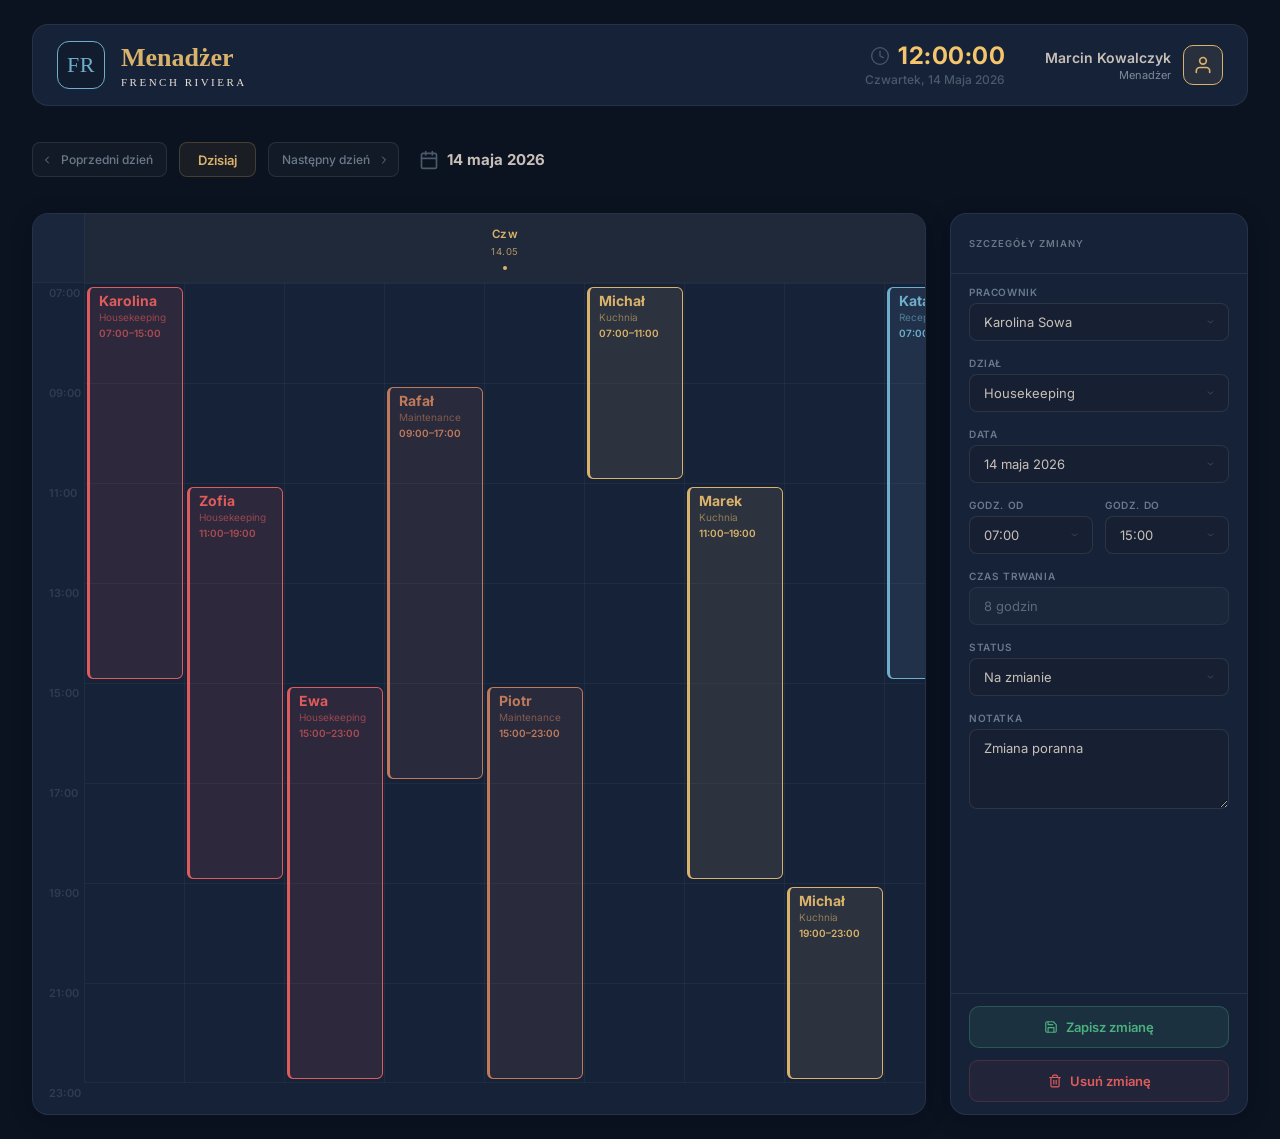
<file: menadzer/harmonogram.html>
<!DOCTYPE html>
<html lang="pl">

<head>
    <meta charset="UTF-8">
    <meta name="viewport" content="width=device-width, initial-scale=1.0">
    <title>Harmonogram - French Riviera</title>
    <link rel="stylesheet" href="../assets/css/colors.css">
    <link rel="stylesheet" href="../assets/css/typography.css">
    <link rel="stylesheet" href="../assets/css/boxes.css">
    <link rel="stylesheet" href="style.css">
    <link rel="stylesheet" href="harmonogram.css">

    <link rel="preconnect" href="https://fonts.googleapis.com">
    <link rel="preconnect" href="https://fonts.gstatic.com" crossorigin>
    <link
        href="https://fonts.googleapis.com/css2?family=Inter:wght@400;500;600;700&family=Playfair+Display:ital,wght@0,400;0,500;0,600;0,700;1,400&display=swap"
        rel="stylesheet">
</head>

<body>
    <div class="dashboard-container">

        <header class="dashboard-header">
            <a href="index.html" class="header-left" style="text-decoration: none; color: inherit;">
                <div class="logo-circle">
                    <span>FR</span>
                </div>
                <div class="brand-text">
                    <span class="brand-title">Menadżer</span>
                    <span class="brand-subtitle">French Riviera</span>
                </div>
            </a>

            <div class="header-right">
                <div class="clock-block">
                    <div class="clock-time-row">
                        <div class="clock-icon">
                            <svg xmlns="http://www.w3.org/2000/svg" width="16" height="16" viewBox="0 0 16 16"
                                fill="none">
                                <g clip-path="url(#clip0_567_532)">
                                    <path
                                        d="M8.00004 4V8L10.6667 9.33333M14.6667 8C14.6667 11.6819 11.6819 14.6667 8.00004 14.6667C4.31814 14.6667 1.33337 11.6819 1.33337 8C1.33337 4.3181 4.31814 1.33333 8.00004 1.33333C11.6819 1.33333 14.6667 4.3181 14.6667 8Z"
                                        stroke="currentColor" stroke-linecap="round" stroke-linejoin="round" />
                                </g>
                            </svg>
                        </div>
                        <span class="clock-time">12:00:00</span>
                    </div>
                    <span class="clock-date">Czwartek, 14 Maja 2026</span>
                </div>
                <div class="user-profile">
                    <div class="user-info">
                        <div class="user-name">Marcin Kowalczyk</div>
                        <div class="user-role">Menadżer</div>
                    </div>
                    <div class="user-avatar-circle">
                        <svg xmlns="http://www.w3.org/2000/svg" width="20" height="20" viewBox="0 0 24 24" fill="none"
                            stroke="currentColor" stroke-width="2" stroke-linecap="round" stroke-linejoin="round">
                            <path d="M20 21v-2a4 4 0 0 0-4-4H8a4 4 0 0 0-4 4v2" />
                            <circle cx="12" cy="7" r="4" />
                        </svg>
                    </div>
                </div>
            </div>
        </header>

        <section class="schedule-nav-section">
            <div class="nav-buttons-group">
                <button class="nav-arrow-btn nav-prev-btn">
                    <svg xmlns="http://www.w3.org/2000/svg" width="12" height="12" viewBox="0 0 12 12" fill="none">
                        <path d="M7.5 9L4.5 6L7.5 3" stroke="#6A7A8A" stroke-linecap="round" stroke-linejoin="round" />
                    </svg>
                    Poprzedni dzień
                </button>
                <button class="nav-today-btn active">Dzisiaj</button>
                <button class="nav-arrow-btn nav-next-btn">
                    Następny dzień
                    <svg xmlns="http://www.w3.org/2000/svg" width="12" height="12" viewBox="0 0 12 12" fill="none">
                        <path d="M4.5 3L7.5 6L4.5 9" stroke="#6A7A8A" stroke-linecap="round" stroke-linejoin="round" />
                    </svg>
                </button>
            </div>
            <div class="schedule-date-display">
                <svg xmlns="http://www.w3.org/2000/svg" width="20" height="20" viewBox="0 0 24 24" fill="none"
                    stroke="currentColor" stroke-width="2" stroke-linecap="round" stroke-linejoin="round">
                    <rect x="3" y="4" width="18" height="18" rx="2" ry="2"></rect>
                    <line x1="16" y1="2" x2="16" y2="6"></line>
                    <line x1="8" y1="2" x2="8" y2="6"></line>
                    <line x1="3" y1="10" x2="21" y2="10"></line>
                </svg>
                <span class="schedule-date-text">14 maja 2026</span>
            </div>
        </section>

        <div class="schedule-split-layout">
            <section class="timeline-container-card">
                <div class="timeline-header-row">
                    <div class="header-corner-spacer"></div>
                    <div class="timeline-column-header">
                        <span class="day-name">Czw</span>
                        <span class="day-date">14.05</span>
                        <span class="day-dot"></span>
                    </div>
                </div>

                <div class="timeline-grid-wrapper">
                    <div class="timeline-grid" id="timeline-grid">
                    </div>
                </div>
            </section>

            <section class="details-panel-card">
                <h2 class="panel-title">Szczegóły zmiany</h2>

                <form class="shift-details-form" id="shift-form">
                    <input type="hidden" id="shift-id" value="">

                    <div class="form-group">
                        <label for="shift-worker">Pracownik</label>
                        <div class="select-wrapper">
                            <select id="shift-worker" required>
                                <option value="" disabled selected>Wybierz pracownika</option>
                                <option value="Karolina Sowa">Karolina Sowa</option>
                                <option value="Zofia Wróbel">Zofia Wróbel</option>
                                <option value="Ewa Dąbrowska">Ewa Dąbrowska</option>
                                <option value="Michał Nowak">Michał Nowak</option>
                                <option value="Marek Jabłoński">Marek Jabłoński</option>
                                <option value="Katarzyna Wiśniewska">Katarzyna Wiśniewska</option>
                                <option value="Marta Wiśniewska">Marta Wiśniewska</option>
                                <option value="Rafał Krawczyk">Rafał Krawczyk</option>
                                <option value="Piotr Zieliński">Piotr Zieliński</option>
                                <option value="Tomasz Lis">Tomasz Lis</option>
                                <option value="Anna Kowalczyk">Anna Kowalczyk</option>
                            </select>
                            <svg class="select-chevron" xmlns="http://www.w3.org/2000/svg" width="9" height="9"
                                viewBox="0 0 9 9" fill="none">
                                <path d="M2.25 3.375L4.5 5.625L6.75 3.375" stroke="#4A5A6A" stroke-width="0.75"
                                    stroke-linecap="round" stroke-linejoin="round" />
                            </svg>
                        </div>
                    </div>

                    <div class="form-group">
                        <label for="shift-dept">Dział</label>
                        <div class="select-wrapper">
                            <select id="shift-dept" required>
                                <option value="" disabled selected>Wybierz dział</option>
                                <option value="Housekeeping">Housekeeping</option>
                                <option value="Kuchnia">Kuchnia</option>
                                <option value="Recepcja">Recepcja</option>
                                <option value="Maintenance">Maintenance</option>
                                <option value="Administracja">Administracja</option>
                            </select>
                            <svg class="select-chevron" xmlns="http://www.w3.org/2000/svg" width="9" height="9"
                                viewBox="0 0 9 9" fill="none">
                                <path d="M2.25 3.375L4.5 5.625L6.75 3.375" stroke="#4A5A6A" stroke-width="0.75"
                                    stroke-linecap="round" stroke-linejoin="round" />
                            </svg>
                        </div>
                    </div>

                    <div class="form-group">
                        <label for="shift-date">Data</label>
                        <div class="select-wrapper">
                            <select id="shift-date" required>
                                <option value="2026-05-14" selected>14 maja 2026</option>
                                <option value="2026-05-15">15 maja 2026</option>
                                <option value="2026-05-16">16 maja 2026</option>
                            </select>
                            <svg class="select-chevron" xmlns="http://www.w3.org/2000/svg" width="9" height="9"
                                viewBox="0 0 9 9" fill="none">
                                <path d="M2.25 3.375L4.5 5.625L6.75 3.375" stroke="#4A5A6A" stroke-width="0.75"
                                    stroke-linecap="round" stroke-linejoin="round" />
                            </svg>
                        </div>
                    </div>

                    <div class="form-row-double">
                        <div class="form-group">
                            <label for="shift-start">Godz. od</label>
                            <div class="select-wrapper">
                                <select id="shift-start" required>
                                    <option value="07:00">07:00</option>
                                    <option value="08:00">08:00</option>
                                    <option value="09:00">09:00</option>
                                    <option value="10:00">10:00</option>
                                    <option value="11:00">11:00</option>
                                    <option value="12:00">12:00</option>
                                    <option value="13:00">13:00</option>
                                    <option value="14:00">14:00</option>
                                    <option value="15:00">15:00</option>
                                    <option value="16:00">16:00</option>
                                    <option value="17:00">17:00</option>
                                    <option value="18:00">18:00</option>
                                    <option value="19:00">19:00</option>
                                    <option value="20:00">20:00</option>
                                    <option value="21:00">21:00</option>
                                    <option value="22:00">22:00</option>
                                </select>
                                <svg class="select-chevron" xmlns="http://www.w3.org/2000/svg" width="9" height="9"
                                    viewBox="0 0 9 9" fill="none">
                                    <path d="M2.25 3.375L4.5 5.625L6.75 3.375" stroke="#4A5A6A" stroke-width="0.75"
                                        stroke-linecap="round" stroke-linejoin="round" />
                                </svg>
                            </div>
                        </div>
                        <div class="form-group">
                            <label for="shift-end">Godz. do</label>
                            <div class="select-wrapper">
                                <select id="shift-end" required>
                                    <option value="08:00">08:00</option>
                                    <option value="09:00">09:00</option>
                                    <option value="10:00">10:00</option>
                                    <option value="11:00">11:00</option>
                                    <option value="12:00">12:00</option>
                                    <option value="13:00">13:00</option>
                                    <option value="14:00">14:00</option>
                                    <option value="15:00">15:00</option>
                                    <option value="16:00">16:00</option>
                                    <option value="17:00">17:00</option>
                                    <option value="18:00">18:00</option>
                                    <option value="19:00">19:00</option>
                                    <option value="20:00">20:00</option>
                                    <option value="21:00">21:00</option>
                                    <option value="22:00">22:00</option>
                                    <option value="23:00">23:00</option>
                                </select>
                                <svg class="select-chevron" xmlns="http://www.w3.org/2000/svg" width="9" height="9"
                                    viewBox="0 0 9 9" fill="none">
                                    <path d="M2.25 3.375L4.5 5.625L6.75 3.375" stroke="#4A5A6A" stroke-width="0.75"
                                        stroke-linecap="round" stroke-linejoin="round" />
                                </svg>
                            </div>
                        </div>
                    </div>

                    <div class="form-group">
                        <label for="shift-duration">Czas trwania</label>
                        <input type="text" id="shift-duration" class="form-input-disabled" readonly value="8 godzin">
                    </div>

                    <div class="form-group">
                        <label for="shift-status">Status</label>
                        <div class="select-wrapper">
                            <select id="shift-status" required>
                                <option value="Planowana" selected>Planowana</option>
                                <option value="Na zmianie">Na zmianie</option>
                                <option value="Zakończona">Zakończona</option>
                            </select>
                            <svg class="select-chevron" xmlns="http://www.w3.org/2000/svg" width="9" height="9"
                                viewBox="0 0 9 9" fill="none">
                                <path d="M2.25 3.375L4.5 5.625L6.75 3.375" stroke="#4A5A6A" stroke-width="0.75"
                                    stroke-linecap="round" stroke-linejoin="round" />
                            </svg>
                        </div>
                    </div>

                    <div class="form-group">
                        <label for="shift-note">Notatka</label>
                        <textarea id="shift-note" placeholder="Dodaj notatkę..."></textarea>
                    </div>

                    <div class="form-actions">
                        <button type="submit" class="btn-action-save">
                            <svg xmlns="http://www.w3.org/2000/svg" width="14" height="14" viewBox="0 0 24 24"
                                fill="none" stroke="currentColor" stroke-width="2" stroke-linecap="round"
                                stroke-linejoin="round">
                                <path d="M19 21H5a2 2 0 0 1-2-2V5a2 2 0 0 1 2-2h11l5 5v11a2 2 0 0 1-2 2z"></path>
                                <polyline points="17 21 17 13 7 13 7 21"></polyline>
                                <polyline points="7 3 7 8 15 8"></polyline>
                            </svg>
                            Zapisz zmianę
                        </button>
                        <button type="button" class="btn-action-delete" id="btn-delete-shift">
                            <svg xmlns="http://www.w3.org/2000/svg" width="14" height="14" viewBox="0 0 24 24"
                                fill="none" stroke="currentColor" stroke-width="2" stroke-linecap="round"
                                stroke-linejoin="round">
                                <polyline points="3 6 5 6 21 6"></polyline>
                                <path
                                    d="M19 6v14a2 2 0 0 1-2 2H7a2 2 0 0 1-2-2V6m3 0V4a2 2 0 0 1 2-2h4a2 2 0 0 1 2 2v2">
                                </path>
                                <line x1="10" y1="11" x2="10" y2="17"></line>
                                <line x1="14" y1="11" x2="14" y2="17"></line>
                            </svg>
                            Usuń zmianę
                        </button>
                    </div>
                </form>
            </section>
        </div>

    </div>

    <script src="harmonogram.js"></script>
</body>

</html>
</file>
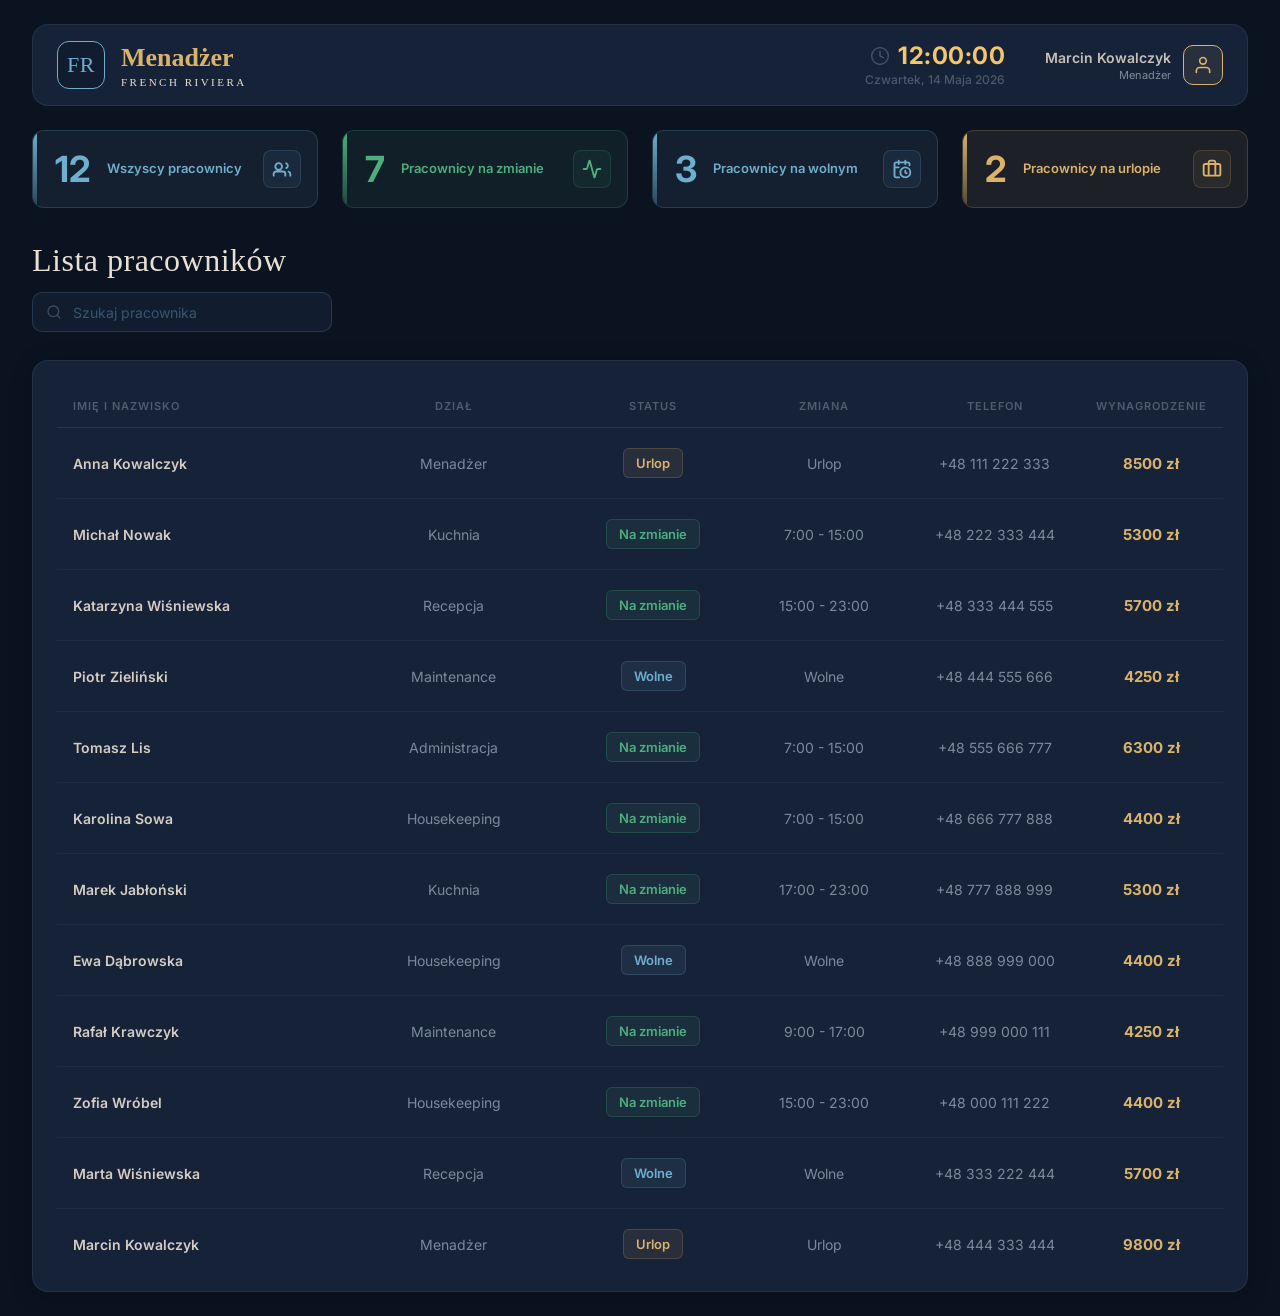
<file: menadzer/personel.html>
<!DOCTYPE html>
<html lang="pl">

<head>
    <meta charset="UTF-8">
    <meta name="viewport" content="width=device-width, initial-scale=1.0">
    <title>Personel - French Riviera</title>
    <link rel="stylesheet" href="../assets/css/colors.css">
    <link rel="stylesheet" href="../assets/css/typography.css">
    <link rel="stylesheet" href="../assets/css/boxes.css">
    <link rel="stylesheet" href="style.css">
    <link rel="stylesheet" href="personel.css">

    <link rel="preconnect" href="https://fonts.googleapis.com">
    <link rel="preconnect" href="https://fonts.gstatic.com" crossorigin>
    <link
        href="https://fonts.googleapis.com/css2?family=Inter:wght@400;500;600;700&family=Playfair+Display:ital,wght@0,400;0,500;0,600;0,700;1,400&display=swap"
        rel="stylesheet">
</head>

<body>
    <div class="dashboard-container">

        <header class="dashboard-header">
            <a href="index.html" class="header-left" style="text-decoration: none; color: inherit;">
                <div class="logo-circle">
                    <span>FR</span>
                </div>
                <div class="brand-text">
                    <span class="brand-title">Menadżer</span>
                    <span class="brand-subtitle">French Riviera</span>
                </div>
            </a>

            <div class="header-right">
                <div class="clock-block">
                    <div class="clock-time-row">
                        <div class="clock-icon">
                            <svg xmlns="http://www.w3.org/2000/svg" width="16" height="16" viewBox="0 0 16 16"
                                fill="none">
                                <g clip-path="url(#clip0_567_532)">
                                    <path
                                        d="M8.00004 4V8L10.6667 9.33333M14.6667 8C14.6667 11.6819 11.6819 14.6667 8.00004 14.6667C4.31814 14.6667 1.33337 11.6819 1.33337 8C1.33337 4.3181 4.31814 1.33333 8.00004 1.33333C11.6819 1.33333 14.6667 4.3181 14.6667 8Z"
                                        stroke="currentColor" stroke-linecap="round" stroke-linejoin="round" />
                                </g>
                            </svg>
                        </div>
                        <span class="clock-time">12:00:00</span>
                    </div>
                    <span class="clock-date">Czwartek, 14 Maja 2026</span>
                </div>
                <div class="user-profile">
                    <div class="user-info">
                        <div class="user-name">Marcin Kowalczyk</div>
                        <div class="user-role">Menadżer</div>
                    </div>
                    <div class="user-avatar-circle">
                        <svg xmlns="http://www.w3.org/2000/svg" width="20" height="20" viewBox="0 0 24 24" fill="none"
                            stroke="currentColor" stroke-width="2" stroke-linecap="round" stroke-linejoin="round">
                            <path d="M20 21v-2a4 4 0 0 0-4-4H8a4 4 0 0 0-4 4v2" />
                            <circle cx="12" cy="7" r="4" />
                        </svg>
                    </div>
                </div>
            </div>
        </header>

        <section class="metrics-grid">

            <div class="metric-card blue">
                <div class="metric-content">
                    <span class="metric-value" id="val-all">12</span>
                    <span class="metric-label">Wszyscy pracownicy</span>
                </div>
                <div class="metric-icon-wrapper">
                    <svg xmlns="http://www.w3.org/2000/svg" width="20" height="20" viewBox="0 0 16 16" fill="none">
                        <path
                            d="M10.6667 13.3333V12C10.6667 10.8954 9.77126 10 8.66666 10H3.33333C2.22876 10 1.33333 10.8954 1.33333 12V13.3333M8 6C8 7.47276 6.80609 8.66667 5.33333 8.66667C3.86058 8.66667 2.66667 7.47276 2.66667 6C2.66667 4.52724 3.86058 3.33333 5.33333 3.33333C6.80609 3.33333 8 4.52724 8 6ZM14.6667 13.3333V12C14.6667 11.0827 14.0457 10.3107 13.1973 10.0767M11.3333 3.41467C12.1265 3.67067 12.6667 4.41733 12.6667 5.33333C12.6667 6.24933 12.1265 6.996 11.3333 7.252"
                            stroke="#6FAECC" stroke-width="1.5" stroke-linecap="round" stroke-linejoin="round" />
                    </svg>
                </div>
            </div>

            <div class="metric-card green">
                <div class="metric-content">
                    <span class="metric-value" id="val-shift">7</span>
                    <span class="metric-label">Pracownicy na zmianie</span>
                </div>
                <div class="metric-icon-wrapper">
                    <svg xmlns="http://www.w3.org/2000/svg" width="20" height="20" viewBox="0 0 16 16" fill="none">
                        <g clip-path="url(#clip0_589_5769)">
                            <path
                                d="M14.6666 8H13.0133C12.722 7.99938 12.4384 8.09421 12.2061 8.26998C11.9737 8.44575 11.8053 8.6928 11.7266 8.97334L10.16 14.5467C10.1499 14.5813 10.1288 14.6117 10.1 14.6333C10.0711 14.655 10.036 14.6667 9.99998 14.6667C9.96392 14.6667 9.92883 14.655 9.89998 14.6333C9.87113 14.6117 9.85008 14.5813 9.83998 14.5467L6.15998 1.45334C6.14988 1.41872 6.12883 1.38831 6.09998 1.36667C6.07113 1.34503 6.03604 1.33334 5.99998 1.33334C5.96392 1.33334 5.92883 1.34503 5.89998 1.36667C5.87113 1.38831 5.85008 1.41872 5.83998 1.45334L4.27331 7.02667C4.19496 7.30611 4.02757 7.55235 3.79656 7.72801C3.56554 7.90368 3.28353 7.99917 2.99331 8H1.33331"
                                stroke="#4CAF7D" stroke-width="1.5" stroke-linecap="round" stroke-linejoin="round" />
                        </g>
                    </svg>
                </div>
            </div>

            <div class="metric-card blue">
                <div class="metric-content">
                    <span class="metric-value" id="val-free">3</span>
                    <span class="metric-label">Pracownicy na wolnym</span>
                </div>
                <div class="metric-icon-wrapper">
                    <svg xmlns="http://www.w3.org/2000/svg" width="20" height="20" viewBox="0 0 16 16" fill="none">
                        <g clip-path="url(#clip0_589_5303)">
                            <path
                                d="M10.6667 9.33333V10.8L11.7333 11.4667M10.6667 1.33333V3.99999M14 4.99999V3.99999C14 3.64637 13.8595 3.30723 13.6095 3.05719C13.3594 2.80714 13.0203 2.66666 12.6667 2.66666H3.33333C2.97971 2.66666 2.64057 2.80714 2.39052 3.05719C2.14048 3.30723 2 3.64637 2 3.99999V13.3333C2 13.6869 2.14048 14.0261 2.39052 14.2761C2.64057 14.5262 2.97971 14.6667 3.33333 14.6667H5.66667M2 6.66666H5.33333M5.33333 1.33333V3.99999M14.6667 10.6667C14.6667 12.8758 12.8758 14.6667 10.6667 14.6667C8.45753 14.6667 6.66667 12.8758 6.66667 10.6667C6.66667 8.45752 8.45753 6.66666 10.6667 6.66666C12.8758 6.66666 14.6667 8.45752 14.6667 10.6667Z"
                                stroke="#6FAECC" stroke-width="1.5" stroke-linecap="round" stroke-linejoin="round" />
                        </g>
                        <defs>
                            <clipPath id="clip0_589_5303">
                                <rect width="16" height="16" fill="white" />
                            </clipPath>
                        </defs>
                    </svg>
                </div>
            </div>

            <div class="metric-card yellow">
                <div class="metric-content">
                    <span class="metric-value" id="val-vacation">2</span>
                    <span class="metric-label">Pracownicy na urlopie</span>
                </div>
                <div class="metric-icon-wrapper">
                    <svg xmlns="http://www.w3.org/2000/svg" width="20" height="20" viewBox="0 0 16 16" fill="none">
                        <g clip-path="url(#clip0_589_5312)">
                            <path
                                d="M10.6666 13.3333V2.66666C10.6666 2.31304 10.5261 1.9739 10.2761 1.72385C10.026 1.4738 9.68687 1.33333 9.33325 1.33333H6.66658C6.31296 1.33333 5.97382 1.4738 5.72378 1.72385C5.47373 1.9739 5.33325 2.31304 5.33325 2.66666V13.3333M2.66659 3.99999H13.3333C14.0696 3.99999 14.6666 4.59695 14.6666 5.33333V12C14.6666 12.7364 14.0696 13.3333 13.3333 13.3333H2.66659C1.93021 13.3333 1.33325 12.7364 1.33325 12V5.33333C1.33325 4.59695 1.93021 3.99999 2.66659 3.99999Z"
                                stroke="#D9B26B" stroke-width="1.5" stroke-linecap="round" stroke-linejoin="round" />
                        </g>
                        <defs>
                            <clipPath id="clip0_589_5312">
                                <rect width="16" height="16" fill="white" />
                            </clipPath>
                        </defs>
                    </svg>
                </div>
            </div>

        </section>

        <section class="title-search-section">
            <h1 class="page-title">Lista pracowników</h1>
            <div class="search-container">
                <div class="search-icon">
                    <svg xmlns="http://www.w3.org/2000/svg" width="16" height="16" viewBox="0 0 24 24" fill="none"
                        stroke="currentColor" stroke-width="2" stroke-linecap="round" stroke-linejoin="round">
                        <circle cx="11" cy="11" r="8" />
                        <line x1="21" y1="21" x2="16.65" y2="16.65" />
                    </svg>
                </div>
                <input type="text" class="search-input" placeholder="Szukaj pracownika">
            </div>
        </section>

        <section class="department-overview-section">
            <div class="content-card">

                <table class="department-table personel-table">
                    <thead>
                        <tr>
                            <th style="width: 25%;">Imię i nazwisko</th>
                            <th style="width: 20%;">Dział</th>
                            <th style="width: 15%;">Status</th>
                            <th style="width: 15%;">Zmiana</th>
                            <th style="width: 15%;">Telefon</th>
                            <th style="width: 10%;">Wynagrodzenie</th>
                        </tr>
                    </thead>
                    <tbody id="personel-table-body">

                    </tbody>
                </table>
            </div>
        </section>

    </div>
    <script src="personel.js"></script>
</body>

</html>
</file>
<file: guest-view/style.css>
*,
*::before,
*::after {
    box-sizing: border-box;
}

body {
    width: 1366px;
    height: 1024px;
    justify-content: center;
    align-items: center;
    margin: 0;
}

.main {
    display: flex;
    width: 1366px;
    height: 1024px;
    padding: 40px 40px 0 40px;
    flex-direction: column;
    align-items: flex-start;
    flex-shrink: 0;

    background-color: var(--bg-secondary);

}

.container {
    display: flex;
    height: 944px;
    width: 1286px;
    flex-direction: column;
    justify-content: center;
    align-items: flex-start;
    gap: 24px;
    flex-shrink: 0;
    align-self: stretch;
}

/*Header content*/

.header {
    display: flex;
    width: 1286px;
    height: 96px;
    padding: 24px;
    align-items: center;
    gap: 24px;
    flex-shrink: 0;

    border-radius: var(--radius-24);
    border: 1px solid rgba(232, 224, 212, 0.12);
    background-color: var(--bg-primary);
}

.header-left {
    display: flex;
    align-items: center;
    gap: 12px;
    align-self: stretch;
}

.header-center {
    display: flex;
    padding: 23px 140px;
    justify-content: center;
    align-items: center;
    gap: 10px;
    flex: 1 0 0;
    align-self: stretch;

    color: #F2EADF;
    font-family: Inter;
    font-size: 24px;
    font-style: normal;
    font-weight: 600;
    line-height: 28px;
}

.header-right {
    display: flex;
    justify-content: flex-end;
    align-items: center;
    gap: 16px;
    align-self: stretch;

    color: #D8D0C4;
    font-family: Inter;
    font-size: 17px;
    font-style: normal;
    font-weight: 400;
    line-height: 22px;
}

.divider {
    width: 1px;
    height: 22px;
    background: rgba(232, 224, 212, 0.20);
}

.back-button {
    display: flex;
    width: 36px;
    height: 36px;
    padding: 2px;
    justify-content: center;
    align-items: center;

    border-radius: 10px;
    border: 1px solid rgba(232, 224, 212, 0.12);
    background: #1A2334;
}

.logo {
    display: flex;
    width: 48px;
    height: 48px;
    justify-content: center;
    align-items: center;
    gap: 10px;

    border-radius: 10px;
    border: 1px solid #6FAECC;
    background: #121C2F;
}

.logo span {
    display: flex;
    width: 44px;
    height: 44px;
    flex-direction: column;
    justify-content: center;
    flex-shrink: 0;

    color: #6FAECC;
    font-family: "Cormorant Garamond";
    font-size: 28px;
    font-style: normal;
    font-weight: 700;
    line-height: 42px;
    letter-spacing: 6px;
    text-transform: uppercase;
}

.full-hotel-name {
    color: #E8E0D4;
    font-family: "Cormorant Garamond";
    font-size: 28px;
    font-style: normal;
    font-weight: 500;
    line-height: 32px;
    letter-spacing: 2.24px;
    text-transform: uppercase;
}

/*Hero section*/

.hero-section {
    width: 1286px;
    height: 240px;
    flex-shrink: 0;

    border-radius: 28px;
    background: url(../assets/img-guest-view/guest-view-baner.png) lightgray -1px -468px / 101% 357% no-repeat;

    border: 1px solid rgba(37, 35, 39, 0.9);
    box-shadow: 0 4px 4px 0 rgba(0, 0, 0, 0.25);
}

.hero-main {
    display: flex;
    width: 1288px;
    height: 240px;
    padding: 0px 32px;
    flex-direction: column;
    justify-content: center;
    align-items: flex-start;
    gap: 16px;

    background: linear-gradient(90deg, rgba(6, 16, 27, 0.60) 0%, rgba(6, 16, 27, 0.00) 100%);
    border-radius: 28px;

}

.hero-title {
    display: flex;
    padding-right: 293px;
    align-items: center;

    color: #F2EADF;
    font-family: "Cormorant Garamond";
    font-size: 48px;
    font-style: normal;
    font-weight: 600;
    line-height: 50px;
}

.hero-subtitle {
    display: flex;
    width: 556px;
    padding-right: 392px;
    align-items: center;

    color: #D9B26B;
    font-family: Inter;
    font-size: 24px;
    font-style: normal;
    font-weight: 500;
    line-height: 26px;
}

.hero-text {
    display: flex;
    width: 430px;
    height: 48px;
    justify-content: center;
    align-items: center;
    flex-shrink: 0;

    color: #DDD6CB;
    font-family: Inter;
    font-size: 18px;
    font-style: normal;
    font-weight: 400;
    line-height: 24px;
}

/*Orders section*/
.orders-section {
    display: flex;
    width: 1286px;
    height: 420px;
    flex-direction: column;
    align-items: flex-start;
    gap: 16px;
    flex-shrink: 0;
}

.categories-section {
    display: flex;
    width: 1286px;
    height: 68px;
    flex-direction: column;
    align-items: flex-start;
    gap: 10px;
    flex-shrink: 0;
}

.categories-section span {
    display: flex;
    width: 1286px;
    height: 24px;
    align-items: flex-start;
    flex-shrink: 0;
    flex: 1 0 0;

    color: #F2EADF;
    font-family: Inter;
    font-size: 20px;
    font-style: normal;
    font-weight: 600;
    line-height: 24px;
}

.categories-buttons-section {
    display: flex;
    padding-right: 700px;
    align-items: flex-start;
    gap: 10px;
    flex: 1 0 0;
}

.categorie-button-active {
    padding: 7px 18px;
    height: 34px;

    border-radius: 999px;
    background: rgba(217, 178, 107, 0.12);
    border: 1px solid #D9B26B;

    color: #D9B26B;
    text-align: center;
    font-family: Inter;
    font-size: 15px;
    font-style: normal;
    font-weight: 600;
    line-height: 20px;
}

.categorie-button {
    height: 34px;
    padding: 7px 18px;

    border-radius: 999px;
    background: #1A2334;
    border: 1px solid rgba(232, 224, 212, 0.12);


    color: #DDD6CB;
    text-align: center;
    font-family: Inter;
    font-size: 15px;
    font-style: normal;
    font-weight: 400;
    line-height: 20px;
}

.food-section {
    display: flex;
    width: 1286px;
    height: 336px;
    flex-direction: column;
    align-items: flex-start;
    gap: 12px;
    flex-shrink: 0;
}

.food-title-section {
    display: flex;
    align-items: center;
    gap: 10px;
    align-self: stretch;
}

.food-title-section span {
    display: flex;
    width: 1205px;
    align-items: center;

    color: #F2EADF;
    font-family: Inter;
    font-size: 22px;
    font-style: normal;
    font-weight: 600;
    line-height: 28px;
}

.a-back {
    display: flex;
    width: 28px;
    height: 28px;
    padding: 2px;
    justify-content: center;
    align-items: center;


    border-radius: 10px;
    border: 1px solid rgba(232, 224, 212, 0.12);
    background: #1A2334;
}

.a-forward {
    display: flex;
    width: 28px;
    height: 28px;
    transform: rotate(-179.065deg);
    padding: 2px;
    justify-content: center;
    align-items: center;

    border-radius: 10px;
    border: 1px solid rgba(232, 224, 212, 0.12);
    background: #1A2334;
}

.food-cards-section {
    display: flex;
    width: 1286px;
    height: 296px;
    justify-content: center;
    align-items: flex-start;
    gap: 16px;
    flex-shrink: 0;
}

.dish-card {
    width: 309px;
    height: 296px;
    flex-shrink: 0;

    background: #162238;
    border-radius: 20px;
    border: 1px solid rgba(232, 224, 212, 0.10);
    box-shadow: 0 4px 4px 0 rgba(0, 0, 0, 0.25);
}

.dish-img {
    display: flex;
    width: 307px;
    height: 140px;
    padding-top: 100px;
    justify-content: center;
    align-items: center;

    border-radius: 20px 20px 0px 0px;
}

.dish-img section {
    width: 309.5px;
    height: 40px;
    flex-shrink: 0;
    padding-bottom: 10px;
    background: linear-gradient(180deg, rgba(0, 0, 0, 0.00) 0%, rgba(22, 34, 56, 0.60) 100%);
}

.dish-card-info {
    width: 309.5px;
    height: 156px;
    padding: 15px 20px;
}

.dish-card-title {
    display: inline-flex;
    align-items: center;
    margin-bottom: 5px;

    color: #F2EADF;
    font-family: Inter;
    font-size: 17px;
    font-style: normal;
    font-weight: 600;
    line-height: 22px;
}

.dish-card-text {
    display: flex;
    width: 277.5px;
    height: 36px;
    justify-content: center;
    align-items: center;
    flex-shrink: 0;

    color: #CFC6B8;
    font-family: Inter;
    font-size: 13px;
    font-style: normal;
    font-weight: 400;
    line-height: 18px;
}

.dish-card-action {
    display: inline-flex;
    justify-content: center;
    align-items: center;

    margin-top: 20px;
    gap: 198px;
}

.dish-card-action span {
    display: flex;
    height: 22px;
    align-items: flex-start;

    color: #D9B26B;
    font-family: Inter;
    font-size: 18px;
    font-style: normal;
    font-weight: 700;
    line-height: 22px;
}

.dish-card-action button {
    width: 36px;
    height: 36px;

    border-radius: 10px;
    background: #1A2334;
    border: 1px solid rgba(232, 224, 212, 0.14);
}

/*Active Order section */
.active-order-section {
    display: flex;
    width: 1286px;
    flex-direction: column;
    align-items: flex-start;
    gap: 12px;
}

.active-order-section-title {
    display: flex;
    align-items: center;

    color: #F2EADF;
    font-family: Inter;
    font-size: 22px;
    font-style: normal;
    font-weight: 600;
    line-height: 24px;
}

.order-card {
    display: flex;
    width: 1286px;
    height: 80px;
    align-items: center;
    flex-shrink: 0;

    border-radius: 12px;
    background: #1A2334;
    border: 1px solid rgba(232, 224, 212, 0.12);
}

.order-card-logo {
    padding: 0px 20px;
}

.order-card-img {
    display: flex;
    width: 40px;
    height: 40px;
    padding: 2px;
    justify-content: center;
    align-items: center;

    border-radius: 10px;
    border: 1px solid rgba(217, 178, 107, 0.20);
    background: rgba(217, 178, 107, 0.10);
}

.order-card-info {
    display: flex;
    width: 1020px;
    height: 50px;
    flex-direction: column;
    align-items: flex-start;
    gap: 4px;
}

.order-card-title {
    display: flex;
    width: 780px;
    align-items: center;
    gap: 16px;
    flex: 1 0 0;
}

.order-card-title span {
    display: flex;
    justify-content: center;
    align-items: center;

    color: #CFC6B8;
    font-family: Inter;
    font-size: 17px;
    font-style: normal;
    font-weight: 500;
    line-height: 25.5px;
}

.order-card-divider {
    width: 1px;
    height: 14px;
    flex-shrink: 0;

    background: rgba(232, 224, 212, 0.10);
}

.order-card-text {
    display: flex;
    width: 780px;
    height: 21px;
    align-items: center;
    gap: 8px;
    flex-shrink: 0;
}

.order-card-text span {
    display: flex;
    justify-content: center;
    align-items: center;

    color: #D8D0C4;
    font-family: Inter;
    font-size: 14px;
    font-style: normal;
    font-weight: 400;
    line-height: 21px;
}


.order-card-status {
    display: flex;
    width: 152px;
    padding: 5px 14px;
    flex-direction: column;
    align-items: center;
    gap: 10px;

    border-radius: 999px;
    background: #0D2A33;
    border: 1px solid #3BA9C7;

    color: #9EDDEE;
    font-family: Inter;
    font-size: 15px;
    font-style: normal;
    font-weight: 500;
    line-height: 22.5px;
}
</file>
<file: assets/css/colors.css>
:root {
    /*Tło*/
    --bg-primary: #0b1220;
    --bg-secondary: #111827;
    --bg-tertisiary: #172033;
    --bg-card: #1b263b;
    --bg-elevated: #243047;
    --bg-overlay: rgba(6, 16, 27, 80%);

    /*Marka*/
    --brand-primary: #2ec5e8 ;
    --brand-secondary: #7dddf0 ;
    --brand-hover: #21b6d8 ;
    --brand-active: #169ab8 ;
    --brand-soft: rgba(46, 197, 232, 10%) ;

    /*Tekst*/
    --text-primary : #f5f7fa ;
    --text-secondary : #b8c1cc ;
    --text-tertiary : #7e8a9a ;
    --text-inverse : #0b1220 ;
    --text-accent : #2ec5e8 ;
    --text-disable : #5e6a78 ;

    /*Obramowanie*/
    --border-subtle: rgba(255, 255, 255, 7%);
    --border-default: rgba(255, 255, 255, 22%);
    --border-strong: #3a475c ; 
    --border-accent: #2ec5e8 ;
    
    /*Status*/
    
    /*Success*/
    --status-success-bg : #163528 ;
    --status-success-text : #7ee2a8 ;
    --status-success-border : #2e8f5a ;
    
    /*Warning*/
    --status-warning-bg : #3a2b14 ;
    --status-warning-text : #f5c56b ;
    --status-warning-border : #b98928 ;
    
    /*Error*/
    --status-error-bg : #3a1c22 ;
    --status-error-text : #ff8a9b ;
    --status-error-border : #c94b63 ;
    
    /*Info*/
    --status-info-bg : #102c36 ;
    --status-info-text : #79d9f0 ;
    --status-info-border : #2ec5e8 ;

    /*Role*/
    --role-guest : #2ec5e8 ;
    --role-housekeeping : #7ee2a8 ;
    --role-reception : #c4cdd8 ;
    --role-kitchen : #e9b44c ;
    --role-admin : #a78bfa ;
    --role-manager : #60a5fa ;
    --role-maintenance : #f59e0b ;

}
</file>
<file: assets/css/typography.css>
/*Display*/
.display1{
    font-family: "Playfair Display";
    font-size: 48px;
    font-style: normal;
    font-weight: 600;
    line-height: 56px;
}

.display2{
    font-family: "Playfair Display";
    font-size: 40px;
    font-style: normal;
    font-weight: 600;
    line-height: 48px;
}

/*Headers*/
h1{
    font-family: "Playfair Display";
    font-size: 32px;
    font-style: normal;
    font-weight: 500;
    line-height: 40px;
}

h2{
    font-family: "Playfair Display";
    font-size: 28px;
    font-style: normal;
    font-weight: 500;
    line-height: 36px;
}

h3{
    font-family: Inter;
    font-size: 24px;
    font-style: normal;
    font-weight: 600;
    line-height: 28px;
}

h4{
    font-family: Inter;
    font-size: 20px;
    font-style: normal;
    font-weight: 600;
    line-height: 28px;
}

/*Body*/
.body-large{
    font-family: Inter;
    font-size: 18px;
    font-style: normal;
    font-weight: 400;
    line-height: 28px;
}

.body-default{
    font-family: Inter;
    font-size: 16px;
    font-style: normal;
    font-weight: 400;
    line-height: 24px;
}

.body-small{
    font-family: Inter;
    font-size: 14px;
    font-style: normal;
    font-weight: 400;
    line-height: 20px;
}

.body-xsmall{
    font-family: Inter;
    font-size: 12px;
    font-style: normal;
    font-weight: 400;
    line-height: 16px;
}

/*Label*/
.label-large{
    font-family: Inter;
    font-size: 14px;
    font-style: normal;
    font-weight: 500;
    line-height: 20px;
}

.label-default{
    font-family: Inter;
    font-size: 13px;
    font-style: normal;
    font-weight: 500;
    line-height: 16px;
}

.label-small{
    font-family: Inter;
    font-size: 12px;
    font-style: normal;
    font-weight: 500;
    line-height: 16px;
}

/*Button*/
.button-large{
    font-family: Inter;
    font-size: 16px;
    font-style: normal;
    font-weight: 600;
    line-height: 24px;
}

.button-default{
    font-family: Inter;
    font-size: 14px;
    font-style: normal;
    font-weight: 600;
    line-height: 20px;
}

.button-small{
    font-family: Inter;
    font-size: 12px;
    font-style: normal;
    font-weight: 600;
    line-height: 16px;
}

/*Data*/
.data-large{
    font-family: Inter;
    font-size: 18px;
    font-style: normal;
    font-weight: 600;
    line-height: 14px;
}

.data-default{
    font-family: Inter;
    font-size: 14px;
    font-style: normal;
    font-weight: 500;
    line-height: 20px;
}

.data-small{
    font-family: Inter;
    font-size: 12px;
    font-style: normal;
    font-weight: 500;
    line-height: 16px;
}
</file>
<file: assets/css/boxes.css>
:root{
    /*Odstępy*/
    --space-4: 4px;
    --space-8: 8px;
    --space-12: 12px;
    --space-16: 16px;
    --space-24: 24px;
    --space-32: 32px;
    --space-40: 40px;
    --space-48: 48px;
    --space-64: 64px;

    /*Promień*/
    --radius-8: 8px;
    --radius-12: 12px;
    --radius-16: 16px;
    --radius-24: 24px;
}

/*Cienie*/
.shadow-small{
    box-shadow: 0 2px 12px 0 rgba(255, 255, 255, 0.35);
}

.shadow-medium{
    box-shadow: 0 4px 20px 0 rgba(255, 255, 255, 0.35);
}

.shadow-large{
    box-shadow: 0 8px 32px 0 rgba(255, 255, 255, 0.40);
}
</file>
<file: menadzer/style.css>
/* Reset & Base Styles */
* {
    box-sizing: border-box;
    margin: 0;
    padding: 0;
}

body {
    background-color: var(--bg-primary);
    color: var(--text-primary);
    font-family: 'Inter', -apple-system, BlinkMacSystemFont, "Segoe UI", Roboto, Helvetica, Arial, sans-serif;
    min-height: 100vh;
    padding: var(--space-24) var(--space-32);
    display: flex;
    justify-content: center;
    align-items: flex-start;
}

.dashboard-container {
    width: 100%;
    max-width: 1440px;
    margin: 0 auto;
    display: flex;
    flex-direction: column;
    gap: var(--space-24);
}

/* Header Section */
.dashboard-header {
    display: flex;
    justify-content: space-between;
    align-items: center;
    background-color: #162238;
    border: 1px solid var(--border-subtle);
    border-radius: var(--radius-16);
    padding: var(--space-16) var(--space-24);
}

.header-left {
    display: flex;
    align-items: center;
    gap: var(--space-16);
}

.logo-circle {
    width: 48px;
    height: 48px;
    border-radius: 25%;
    border: 1px solid #6FAECC;
    display: flex;
    align-items: center;
    justify-content: center;
    background: #121C2F;
}

.logo-circle span {
    font-family: 'Cormorant Garamond';
    font-weight: 400;
    font-size: 22px;
    color: #6FAECC;
    letter-spacing: 0.5px;
}

.brand-text {
    display: flex;
    flex-direction: column;
}

.brand-title {
    font-family: 'Cormorant Garamond';
    font-size: 26px;
    font-weight: 600;
    color: #D9B26B;
    /* Warm gold */
    line-height: 1.2;
}

.brand-subtitle {
    font-family: 'Cormorant Garamond';
    font-size: 11px;
    color: #E8E0D4;
    /* Gold border/accent color for sub */
    letter-spacing: 2.5px;
    text-transform: uppercase;
    margin-top: 2px;
}

.header-right {
    display: flex;
    align-items: center;
    gap: var(--space-40);
}

.clock-time-row {
    display: flex;
    align-items: center;
    gap: var(--space-8);
}

.clock-icon {
    display: flex;
    align-items: center;
    color: #4A5A6A;
}

.clock-icon svg {
    width: 20px;
    height: 20px;
}

.clock-block {
    display: flex;
    flex-direction: column;
    align-items: flex-end;
    gap: 4px;
}

.clock-time {
    font-family: 'Inter', sans-serif;
    font-size: 24px;
    font-weight: 700;
    color: #f5c56b;
    letter-spacing: 0.5px;
    line-height: 1;
}

.clock-date {
    font-family: 'Inter', sans-serif;
    font-size: 12px;
    color: #4A5A6A;
    font-weight: 500;
}

.user-profile {
    display: flex;
    align-items: center;
    gap: var(--space-12);
}

.user-info {
    text-align: right;
}

.user-name {
    font-size: 14px;
    font-weight: 600;
    color: #C8C0B8;
}

.user-role {
    font-size: 11px;
    color: var(--text-tertiary);
    margin-top: 2px;
}

.user-avatar-circle {
    width: 40px;
    height: 40px;
    border-radius: 25%;
    border: 1px solid #D9B26B;
    background: #282f3d;
    display: flex;
    align-items: center;
    justify-content: center;
    color: #D9B26B;
}

/* Metrics Grid */
.metrics-grid {
    display: grid;
    grid-template-columns: repeat(4, 1fr);
    gap: var(--space-24);
}

.metric-card {
    background: linear-gradient(145deg, #162238, rgba(27, 38, 59, 0.4));
    border-radius: var(--radius-12);
    padding: var(--space-20);
    display: flex;
    justify-content: space-between;
    align-items: center;
    border: 1px solid var(--border-subtle);
    position: relative;
    overflow: hidden;
    padding: 19px 16px 19px 22px;
}

.metric-card::before {
    content: '';
    position: absolute;
    top: 0;
    bottom: 0;
    left: 0;
    width: 4px;
}

/* Metric Colors overrides */
.metric-card.green::before {
    background: linear-gradient(to bottom, #4CAF7D 0%, rgba(76, 175, 125, 0.27) 100%);
}

.metric-card.green {
    background: rgba(76, 175, 125, 0.09);
    border-color: rgba(76, 175, 125, 0.2);
    box-shadow: none;
}

.metric-card.green .metric-value,
.metric-card.green .metric-label {
    color: #4CAF7D;
}

.metric-card.blue::before {
    background: linear-gradient(to bottom, #6FAECC 0%, rgba(111, 174, 204, 0.27) 100%);
}

.metric-card.blue {
    background: rgba(111, 174, 204, 0.09);
    border-color: rgba(111, 174, 204, 0.2);
}

.metric-card.blue .metric-value,
.metric-card.blue .metric-label {
    color: #6FAECC;
}

.metric-card.yellow::before {
    background: linear-gradient(to bottom, #D9B26B 0%, rgba(217, 178, 107, 0.27) 100%);
}

.metric-card.yellow {
    background: rgba(217, 178, 107, 0.09);
    border-color: rgba(217, 178, 107, 0.2);
}

.metric-card.yellow .metric-value,
.metric-card.yellow .metric-label {
    color: #D9B26B;
}

.metric-card.red::before {
    background: linear-gradient(to bottom, #E05C5C 0%, rgba(224, 92, 92, 0.27) 100%);
}

.metric-card.red {
    background: rgba(224, 92, 92, 0.09);
    border-color: rgba(224, 92, 92, 0.2);
}

.metric-card.red .metric-value,
.metric-card.red .metric-label {
    color: #E05C5C;
}

.metric-content {
    display: flex;
    align-items: center;
    gap: var(--space-16);
}

.metric-value {
    font-size: 36px;
    font-weight: 700;
    line-height: 1;
}

.metric-label {
    font-size: 13px;
    color: var(--text-secondary);
    font-weight: 600;
    line-height: 1.8;
}

.metric-icon-wrapper {
    width: 38px;
    height: 38px;
    border-radius: var(--radius-8);
    display: flex;
    align-items: center;
    justify-content: center;
    background: rgba(255, 255, 255, 0.02);
    border: 1px solid rgba(255, 255, 255, 0.08);
}

.green .metric-icon-wrapper {
    border-color: rgba(76, 175, 125, 0.165);
    background: rgba(76, 175, 125, 0.07);
}

.blue .metric-icon-wrapper {
    border-color: rgba(111, 174, 204, 0.165);
    background: rgba(111, 174, 204, 0.07);
}

.yellow .metric-icon-wrapper {
    border-color: rgba(217, 178, 107, 0.165);
    background: rgba(217, 178, 107, 0.07);
    color: #D9B26B;
}

.red .metric-icon-wrapper {
    border-color: rgba(224, 92, 92, 0.165);
    background: rgba(224, 92, 92, 0.07);
    color: #E05C5C;
}

/* Dashboard Layout Grid */
.department-overview-section {
    width: 100%;
}

.dashboard-bottom-grid {
    display: grid;
    grid-template-columns: 3fr 1fr;
    gap: var(--space-24);
}

/* Standard Card Styles */
.content-card {
    background-color: #162238;
    border: 1px solid var(--border-subtle);
    border-radius: var(--radius-16);
    padding: var(--space-24);
    box-shadow: 0 4px 24px rgba(0, 0, 0, 0.15);
}

.card-title-section {
    display: flex;
    align-items: center;
    gap: var(--space-16);
    margin-bottom: var(--space-24);
}

.card-title-section::after {
    content: '';
    flex-grow: 1;
    height: 1px;
    background-color: rgba(78, 92, 110, 0.3);
}

.card-subtitle-small {
    font-size: 10px;
    font-weight: 700;
    color: #4E5C6E;
    letter-spacing: 0.75px;
    text-transform: uppercase;
}

/* Department Overview Section */
.department-table {
    width: 100%;
    border-collapse: collapse;
    text-align: left;
}

.department-table th {
    font-size: 16px;
    font-weight: 600;
    color: #4E5C6E;
    letter-spacing: 0.65px;
    padding: var(--space-12) var(--space-8);
    border-bottom: 1px solid rgba(255, 255, 255, 0.08);
    text-transform: uppercase;
}

.department-table td {
    padding: 24px 16px 18px 16px;
    border-bottom: 1px solid rgba(255, 255, 255, 0.04);
    vertical-align: middle;
}

.department-table tr:last-child td {
    border-bottom: none;
    padding-bottom: var(--space-8);
}

/* Column specific spacing & aligns */
.col-dept {
    width: 30%;
}

.col-staff {
    width: 15%;
    text-align: center;
}

.col-active {
    width: 25%;
    text-align: center;
}

.department-table td:nth-child(3) {
    text-align: center;
}

.col-attention {
    width: 30%;
}

.th-staff {
    text-align: center;
}

.department-table th:last-child,
.department-table td:last-child {
    text-align: right;
}

/* Department cell details */
.dept-cell {
    display: flex;
    align-items: center;
    gap: var(--space-16);
}

.dept-icon {
    width: 40px;
    height: 40px;
    padding: 0 11px;
    border-radius: var(--radius-8);
    display: flex;
    align-items: center;
    justify-content: center;
    border-width: 1px;
    border-style: solid;
}

.dept-name {
    font-size: 15px;
    font-weight: 600;
    color: #D4CDC5;
}

/* Staff cell */
.staff-count {
    font-size: 18px;
    font-weight: 700;
    color: #D4CDC5;
}

/* Pill badge styling */
.active-pill {
    display: inline-flex;
    align-items: center;
    gap: var(--space-8);
    background: rgba(111, 174, 204, 0.07);
    border: 1px solid rgba(111, 174, 204, 0.16);
    border-radius: 20px;
    padding: var(--space-8) var(--space-16);
    font-size: 13px;
    font-weight: 500;
    color: #7AB8D4;
}

.active-pill::before {
    content: '';
    display: inline-block;
    width: 6px;
    height: 6px;
    border-radius: 50%;
    background-color: #6FAECC;
}

/* Status markers in tables */
.attention-status {
    display: inline-flex;
    align-items: center;
    gap: var(--space-8);
    font-size: 13px;
    font-weight: 500;
}

.attention-status::before {
    content: '';
    display: inline-block;
    width: 6px;
    height: 6px;
    border-radius: 50%;
}

/* Role / Department specific styles */
.dept-housekeeping {
    background: #E05C5C12;
    border-color: #E05C5C26;
    color: #E05C5C;
}

.dept-kitchen {
    background: #D9B26B12;
    border-color: #D9B26B26;
    color: #D9B26B;
}

.dept-reception {
    background: #6FAECC12;
    border-color: #6FAECC26;
    color: #6FAECC;
}

.dept-maintenance {
    background: #E05C5C12;
    border-color: #E05C5C26;
    color: #E05C5C;
}

/* Status colors */
.status-red {
    color: #E05C5C;
}

.status-red::before {
    background-color: #E05C5C;
}

.status-yellow {
    color: #D9B26B;
}

.status-yellow::before {
    background-color: #D9B26B;
}

.status-green {
    color: #4CAF7D;
}

.status-green::before {
    background-color: #4CAF7D;
}

/* Alerts Card Section */
.alerts-card {
    padding-bottom: var(--space-16);
}

.alerts-header {
    display: flex;
    justify-content: space-between;
    align-items: center;
    margin-bottom: 12px;
}

.alerts-title-wrapper {
    display: flex;
    align-items: center;
    gap: var(--space-8);
    flex-grow: 1;
    margin-right: var(--space-16);
}

.alerts-title-wrapper::after {
    content: '';
    flex-grow: 1;
    height: 1px;
    background-color: rgba(78, 92, 110, 0.3);
    margin-left: var(--space-8);
}

.alerts-title-icon {
    display: flex;
    align-items: center;
    justify-content: center;
    color: #E05C5C;
}

.alerts-count-badge {
    background-color: #E05C5C14;
    border: 1px solid #E05C5C33;
    color: #E05C5C;
    font-size: 11px;
    font-weight: 700;
    padding: var(--space-4) var(--space-12);
    border-radius: 6px;
    text-transform: uppercase;
}

.alerts-list {
    display: flex;
    flex-direction: column;
    gap: var(--space-12);
}

.alert-item {
    display: flex;
    justify-content: space-between;
    align-items: center;
    padding: 18px 14px;
    border-radius: var(--radius-8);
    border: 1px solid transparent;
    transition: background-color 0.2s ease, border-color 0.2s ease;
}

.alert-message-wrapper {
    display: flex;
    align-items: center;
    gap: var(--space-12);
}

.alert-bullet {
    width: 6px;
    height: 6px;
    border-radius: 50%;
    flex-shrink: 0;
}

.alert-text {
    font-size: 13px;
    font-weight: 500;
    line-height: 1.5;
}

.alert-badge {
    font-size: 10px;
    font-weight: 700;
    padding: var(--space-4) var(--space-12);
    border-radius: 4px;
    letter-spacing: 1px;
    text-transform: uppercase;
    border: 1px solid;
    background: transparent;
}

/* Alert specific coloring details based on colors.css */
.alert-critical {
    background-color: #E05C5C14;
    border-color: #E05C5C38;
}

.alert-critical .alert-text,
.alert-urgent .alert-text,
.alert-info .alert-text {
    color: #C8C0B8;
}

.alert-critical .alert-bullet {
    background-color: #E05C5C;
}

.alert-critical .alert-badge {
    border-color: #E05C5C30;
    background-color: #E05C5C18;
    color: #E05C5C;
}

.alert-urgent {
    background-color: #D9B26B14;
    border-color: #D9B26B38;
}

.alert-urgent .alert-bullet {
    background-color: #D9B26B;
}

.alert-urgent .alert-badge {
    border-color: #D9B26B30;
    background-color: #D9B26B18;
    color: #D9B26B;
}

.alert-info {
    background-color: #6FAECC14;
    border-color: #6FAECC38;
}

.alert-info .alert-bullet {
    background-color: #6FAECC;
}

.alert-info .alert-badge {
    border-color: #6FAECC30;
    background-color: #6FAECC18;
    color: #6FAECC;
}

/* Right Sidebar Navigation Card */
.sidebar-card {
    height: 100%;
    display: flex;
    flex-direction: column;
}

.sidebar-title-section {
    display: flex;
    align-items: center;
    gap: var(--space-16);
    margin-bottom: var(--space-24);
}

.sidebar-title-section::after {
    content: '';
    flex-grow: 1;
    height: 1px;
    background-color: rgba(78, 92, 110, 0.3);
}

.sidebar-nav-list {
    display: flex;
    flex-direction: column;
    gap: var(--space-16);
}

.sidebar-nav-btn {
    background: linear-gradient(135deg, var(--bg-card), var(--bg-secondary));
    border: 1px solid var(--border-subtle);
    border-radius: var(--radius-12);
    padding: 10px 14px;
    display: flex;
    justify-content: space-between;
    align-items: center;
    cursor: pointer;
    text-decoration: none;
    color: inherit;
}

.nav-btn-left {
    display: flex;
    align-items: center;
    gap: var(--space-16);
}

.nav-icon-wrapper {
    width: 36px;
    height: 36px;
    border-radius: var(--radius-8);
    display: flex;
    align-items: center;
    justify-content: center;
}

.nav-label {
    font-size: 14px;
    font-weight: 600;
}

.nav-chevron {
    display: flex;
    align-items: center;
}

/* 1. Personel - Blue style */
.sidebar-nav-btn:nth-child(1) {
    background: rgba(111, 174, 204, 0.09);
    border: 1px solid rgba(111, 174, 204, 0.2);
}

.sidebar-nav-btn:nth-child(1) .nav-label {
    color: #6FAECC;
}

.sidebar-nav-btn:nth-child(1) .nav-icon-wrapper {
    background: rgba(111, 174, 204, 0.07);
    border: 1px solid rgba(111, 174, 204, 0.165);
    color: #6FAECC;
}

.sidebar-nav-btn:nth-child(1) .nav-chevron {
    color: rgba(111, 174, 204, 0.5);
}

/* 2. Harmonogram - Yellow style */
.sidebar-nav-btn:nth-child(2) {
    background: rgba(217, 178, 107, 0.09);
    border: 1px solid rgba(217, 178, 107, 0.2);
}

.sidebar-nav-btn:nth-child(2) .nav-label {
    color: #D9B26B;
}

.sidebar-nav-btn:nth-child(2) .nav-icon-wrapper {
    background: rgba(217, 178, 107, 0.07);
    border: 1px solid rgba(217, 178, 107, 0.165);
    color: #D9B26B;
}

.sidebar-nav-btn:nth-child(2) .nav-chevron {
    color: rgba(217, 178, 107, 0.5);
}

/* Media Queries for Responsiveness */
@media (max-width: 1200px) {
    .metrics-grid {
        grid-template-columns: repeat(2, 1fr);
        gap: var(--space-16);
    }

    .dashboard-bottom-grid {
        grid-template-columns: 1fr;
    }
}

@media (max-width: 768px) {
    body {
        padding: var(--space-16) var(--space-16);
    }

    .dashboard-header {
        flex-direction: column;
        align-items: flex-start;
        gap: var(--space-16);
    }

    .header-right {
        width: 100%;
        justify-content: space-between;
        gap: var(--space-16);
    }

    .metrics-grid {
        grid-template-columns: 1fr;
    }

    .alert-item {
        flex-direction: column;
        align-items: flex-start;
        gap: var(--space-12);
    }

    .alert-badge {
        align-self: flex-end;
    }

    .department-table {
        display: block;
        overflow-x: auto;
    }
}
</file>
<file: reception/css/styles.css>
/* Design tokens from Figma */
:root {
  --bg-primary: #070e1a;
  --bg-secondary: #111827;
  --bg-card: #162238;
  --bg-room-tile: #172032;
  --bg-input: #0e1c2e;
  --bg-filter: #172032;
  --text-filter: #d8d0c4;
  --border-filter: rgba(232, 224, 212, 0.09);
  --text-primary: #f2eadf;
  --text-secondary: #c8c0b8;
  --text-muted: #5a6878;
  --text-date: #4a5a6a;
  --text-label: #4e5c6e;
  --text-subtle: #8a9aaa;
  --text-cream: #cfc6b8;
  --text-logo-sub: #e8e0d4;
  --text-room-num: #d4cdc5;
  --gold: #d9b26b;
  --gold-dim: #3e4e5e;
  --green: #4caf7d;
  --blue: #6faecc;
  --red: #c94b63;
  --red-bg: #3a1c22;
  --red-text: #ff8a9b;
  --border: rgba(232, 224, 212, 0.12);
  --border-subtle: rgba(232, 224, 212, 0.08);
  --border-faint: rgba(232, 224, 212, 0.06);
  --overlay: rgba(7, 14, 26, 0.8);
  --font-serif: "Cormorant Garamond", Georgia, serif;
  --font-sans: "Inter", system-ui, sans-serif;
  --header-h: 64px;
  --stats-h: 104px;
  --sidebar-w: 335.5px;
  --page-max: 1440px;
  --scrollbar-track: rgba(232, 224, 212, 0.06);
  --scrollbar-thumb: #6a7888;
  --logo-mark-bg: #121c2f;
  --logo-mark-border: #6faecc;
  --search-placeholder: rgba(78, 92, 110, 0.75);
  --error-border: #c94b63;
  --fault-red: #e05c5c;
}

*, *::before, *::after { box-sizing: border-box; margin: 0; padding: 0; }

html {
  font-size: 16px;
  min-width: 1024px;
  height: 100%;
}

body {
  font-family: var(--font-sans);
  background: var(--bg-primary);
  color: var(--text-secondary);
  min-height: 100%;
  height: 100%;
  overflow: hidden;
}

button {
  font-family: inherit;
  cursor: pointer;
  border: none;
  background: none;
  color: inherit;
}

input, select, textarea {
  font-family: inherit;
  color: inherit;
}

/* Layout shell */
.app {
  height: 100vh;
  height: 100dvh;
  display: flex;
  flex-direction: column;
  width: 100%;
  max-width: var(--page-max);
  margin: 0 auto;
  overflow: hidden;
}

/* Header */
.header {
  height: var(--header-h);
  display: flex;
  align-items: center;
  padding: 0 28px;
  gap: 20px;
  border-bottom: 1px solid rgba(232, 224, 212, 0.08);
  flex-shrink: 0;
  background: #111827;
}

.header__brand {
  display: flex;
  align-items: center;
  gap: 12px;
}

.header__logo {
  width: 36px;
  height: 36px;
  border-radius: 10px;
  background: var(--logo-mark-bg);
  border: 1px solid var(--logo-mark-border);
  display: flex;
  align-items: center;
  justify-content: center;
  font-family: var(--font-serif);
  font-weight: 700;
  font-size: 24px;
  line-height: 1;
  color: var(--logo-mark-border);
  text-transform: uppercase;
}

.header__title {
  font-family: var(--font-serif);
  font-size: 22px;
  font-weight: 600;
  color: var(--gold);
  line-height: 26px;
  letter-spacing: -0.2px;
}

.header__subtitle {
  font-family: var(--font-serif);
  font-size: 10px;
  font-weight: 500;
  color: var(--text-logo-sub);
  letter-spacing: 0.8px;
  text-transform: uppercase;
  line-height: 16px;
}

.header__divider {
  width: 1px;
  height: 30px;
  background: rgba(232, 224, 212, 0.08);
}

.header__search {
  position: relative;
  width: 300px;
}

.header__search input {
  width: 100%;
  height: 38px;
  padding: 0 14px 0 34px;
  background: #172032;
  border: 1px solid rgba(232, 224, 212, 0.1);
  border-radius: 10px;
  font-size: 12px;
  color: var(--search-placeholder);
}

.header__search input::placeholder { color: var(--search-placeholder); }

.header__search svg {
  position: absolute;
  left: 10px;
  top: 50%;
  transform: translateY(-50%);
  width: 20px;
  height: 20px;
  color: var(--text-muted);
}

.header__spacer { flex: 1; }

.header__clock {
  display: flex;
  flex-direction: column;
  align-items: flex-end;
  gap: 2px;
  flex-shrink: 0;
}

.header__time {
  font-family: var(--font-sans);
  font-size: 18px;
  font-weight: 700;
  color: var(--gold);
  letter-spacing: 0.5px;
  line-height: 27px;
  display: flex;
  align-items: center;
  justify-content: flex-end;
  gap: 6px;
}

.header__time svg {
  width: 16px;
  height: 16px;
  color: var(--text-muted);
  flex-shrink: 0;
}

.header__time span {
  text-align: right;
}

.header__date {
  font-size: 10px;
  color: var(--text-date);
  letter-spacing: 0.1px;
  line-height: 15px;
  text-align: left;
  text-transform: capitalize;
  white-space: nowrap;
}

.header__user {
  display: flex;
  align-items: center;
  gap: 10px;
}

.header__user-info { text-align: right; }

.header__user-name {
  font-size: 12px;
  font-weight: 600;
  color: var(--text-secondary);
  line-height: 16px;
}

.header__user-role {
  font-size: 10px;
  color: var(--text-date);
  line-height: 13px;
}

.header__avatar {
  width: 36px;
  height: 36px;
  border-radius: 10px;
  background: rgba(217, 178, 107, 0.09);
  border: 1px solid rgba(217, 178, 107, 0.22);
  display: flex;
  align-items: center;
  justify-content: center;
}

.header__avatar svg { width: 24px; height: 24px; color: var(--gold); }

/* Stats bar */
.stats {
  display: grid;
  grid-template-columns: repeat(4, 1fr);
  gap: 14px;
  padding: 14px 28px;
  flex-shrink: 0;
}

.stat-card {
  position: relative;
  height: 78px;
  background: var(--bg-card);
  border: 1px solid rgba(232, 224, 212, 0.09);
  border-radius: 12px;
  display: flex;
  align-items: center;
  padding: 0 24px;
  overflow: hidden;
}

.stat-card::before {
  content: "";
  position: absolute;
  left: 0;
  top: 0;
  width: 3px;
  height: 76px;
  border-radius: 12px 0 0 12px;
}

.stat-card::after {
  content: "";
  position: absolute;
  left: 0;
  top: 0;
  width: 100px;
  height: 76px;
  pointer-events: none;
}

.stat-card--free::before {
  background: linear-gradient(180deg, #4caf7d 0%, rgba(76, 175, 125, 0.33) 100%);
}
.stat-card--free::after {
  background: linear-gradient(90deg, rgba(76, 175, 125, 0.03), rgba(0, 0, 0, 0));
}

.stat-card--occupied::before {
  background: linear-gradient(180deg, #6faecc 0%, rgba(111, 174, 204, 0.33) 100%);
}
.stat-card--occupied::after {
  background: linear-gradient(90deg, rgba(111, 174, 204, 0.03), rgba(0, 0, 0, 0));
}

.stat-card--cleaning::before {
  background: linear-gradient(180deg, #d9b26b 0%, rgba(217, 178, 107, 0.33) 100%);
}
.stat-card--cleaning::after {
  background: linear-gradient(90deg, rgba(217, 178, 107, 0.03), rgba(0, 0, 0, 0));
}

.stat-card--fault::before {
  background: linear-gradient(180deg, var(--fault-red) 0%, rgba(224, 92, 92, 0.33) 100%);
}
.stat-card--fault::after {
  background: linear-gradient(90deg, rgba(224, 92, 92, 0.03), rgba(0, 0, 0, 0));
}

.stat-card__number {
  font-family: var(--font-sans);
  font-size: 30px;
  font-weight: 700;
  color: var(--text-room-num);
  min-width: 28px;
  margin-right: 16px;
  line-height: 1;
  letter-spacing: -0.3px;
  position: relative;
  z-index: 1;
  flex-shrink: 0;
}

.stat-card > div:not(.stat-card__icon) {
  position: relative;
  z-index: 1;
}

.stat-card__label {
  font-size: 13px;
  font-weight: 600;
  line-height: 17px;
  position: relative;
  z-index: 1;
}

.stat-card--free .stat-card__label { color: var(--green); }
.stat-card--occupied .stat-card__label { color: var(--blue); }
.stat-card--cleaning .stat-card__label { color: var(--gold); }
.stat-card--fault .stat-card__label { color: var(--fault-red); }

.stat-card__sublabel {
  font-size: 10px;
  font-weight: 400;
  line-height: 14px;
  color: var(--text-date);
  margin-top: 7px;
  position: relative;
  z-index: 1;
}

.stat-card__icon {
  margin-left: auto;
  width: 34px;
  height: 34px;
  border-radius: 9px;
  display: flex;
  align-items: center;
  justify-content: center;
  flex-shrink: 0;
  position: relative;
  z-index: 1;
}

.stat-card--free .stat-card__icon {
  background: rgba(76, 175, 125, 0.06);
  border: 1px solid rgba(76, 175, 125, 0.17);
  color: var(--green);
}
.stat-card--occupied .stat-card__icon {
  background: rgba(111, 174, 204, 0.06);
  border: 1px solid rgba(111, 174, 204, 0.17);
  color: var(--blue);
}
.stat-card--cleaning .stat-card__icon {
  background: rgba(217, 178, 107, 0.06);
  border: 1px solid rgba(217, 178, 107, 0.17);
  color: var(--gold);
}
.stat-card--fault .stat-card__icon {
  background: rgba(224, 92, 92, 0.06);
  border: 1px solid rgba(224, 92, 92, 0.17);
  color: var(--fault-red);
}

.stat-card__icon svg { width: 24px; height: 24px; }

/* Main content */
.main {
  flex: 1;
  display: flex;
  gap: 0;
  padding: 0 28px 28px;
  min-height: 0;
  overflow: hidden;
}

.main__rooms {
  flex: 1;
  min-width: 0;
  display: flex;
  flex-direction: column;
}

.filters {
  display: grid;
  grid-template-columns: repeat(3, minmax(0, 1fr));
  gap: 14px;
  margin-bottom: 8px;
  flex-shrink: 0;
}

.filter-select {
  width: 100%;
  height: 34px;
  padding: 0 10px;
  background: var(--bg-filter);
  border: 1px solid var(--border-filter);
  border-radius: 8px;
  font-size: 12px;
  font-weight: 400;
  line-height: 18px;
  color: var(--text-filter);
  appearance: none;
  background-image: url("data:image/svg+xml,%3Csvg xmlns='http://www.w3.org/2000/svg' width='12' height='12' viewBox='0 0 24 24' fill='none' stroke='%235a6878' stroke-width='2'%3E%3Cpath d='m6 9 6 6 6-6'/%3E%3C/svg%3E");
  background-repeat: no-repeat;
  background-position: right 10px center;
  cursor: pointer;
}

.rooms-layout {
  flex: 1;
  min-height: 0;
  display: flex;
  align-items: stretch;
  gap: 0;
}

.rooms-wrapper {
  flex: 1;
  min-width: 0;
  min-height: 0;
  overflow: hidden;
}

.room-grid {
  height: 100%;
  display: grid;
  grid-template-columns: repeat(5, minmax(0, 1fr));
  gap: 13px;
  align-content: start;
  overflow-y: auto;
  overflow-x: hidden;
  scrollbar-width: none;
  -ms-overflow-style: none;
}

.room-grid::-webkit-scrollbar {
  display: none;
}

/* Figma scroll rail (node 1:554–1:560) */
.scroll-rail {
  width: 28.5px;
  flex-shrink: 0;
  display: flex;
  justify-content: center;
  padding-top: 43px;
  min-height: 0;
}

.scroll-rail__inner {
  width: 12.5px;
  height: 100%;
  background: var(--scrollbar-track);
  border-radius: 14px;
  padding: 2px 3px;
  display: flex;
  flex-direction: column;
  align-items: center;
  justify-content: space-between;
  position: relative;
}

.scroll-rail__track {
  position: absolute;
  top: 16px;
  bottom: 16px;
  left: 3px;
  width: 6.5px;
  pointer-events: none;
}

.scroll-rail__thumb {
  width: 6.5px;
  min-height: 40px;
  background: var(--scrollbar-thumb);
  border-radius: 14px;
  position: absolute;
  top: 0;
  left: 0;
  transition: transform 0.05s linear;
}

.scroll-rail__arrow {
  width: 12px;
  height: 12px;
  flex-shrink: 0;
  display: flex;
  align-items: center;
  justify-content: center;
  color: var(--scrollbar-thumb);
  position: relative;
  z-index: 1;
  padding: 0;
}

.scroll-rail__arrow svg {
  width: 12px;
  height: 12px;
}

.scroll-rail.is-hidden {
  visibility: hidden;
}

.room-card {
  position: relative;
  height: 122px;
  background: var(--bg-card);
  border: 1px solid rgba(76, 175, 125, 0.2);
  border-radius: 11px;
  padding: 11px 17px 12px;
  overflow: hidden;
  text-align: left;
  transition: border-color 0.15s;
}

.room-card::before {
  content: "";
  position: absolute;
  left: 0;
  top: 0;
  width: 3px;
  height: 120px;
  border-radius: 11px 0 0 11px;
}

.room-card--wolny {
  border-color: rgba(76, 175, 125, 0.2);
}
.room-card--wolny::before {
  background: linear-gradient(180deg, #4caf7d 0%, rgba(76, 175, 125, 0.33) 100%);
}

.room-card--zajety {
  border-color: rgba(111, 174, 204, 0.2);
}
.room-card--zajety::before {
  background: linear-gradient(180deg, #6faecc 0%, rgba(111, 174, 204, 0.33) 100%);
}

.room-card--sprzatanie {
  border-color: rgba(217, 178, 107, 0.2);
}
.room-card--sprzatanie::before {
  background: linear-gradient(180deg, #d9b26b 0%, rgba(217, 178, 107, 0.33) 100%);
}

.room-card--awaria {
  border-color: rgba(224, 92, 92, 0.2);
}
.room-card--awaria::before {
  background: linear-gradient(180deg, #e05c5c 0%, rgba(224, 92, 92, 0.33) 100%);
}

.room-card.is-selected {
  background: rgba(111, 174, 204, 0.05);
  border-color: rgba(111, 174, 204, 0.33);
}

.room-card.is-selected::after {
  content: "";
  position: absolute;
  left: 0;
  top: 0;
  width: 70px;
  height: 120px;
  background: linear-gradient(90deg, rgba(111, 174, 204, 0.05), rgba(0, 0, 0, 0));
  pointer-events: none;
}

.room-card:not(.is-selected):hover {
  border-color: rgba(232, 224, 212, 0.18);
}

.room-card__top {
  display: flex;
  align-items: flex-start;
  justify-content: space-between;
  margin-bottom: 4px;
}

.room-card__number {
  font-family: var(--font-sans);
  font-size: 20px;
  font-weight: 700;
  color: #f2eadf;
  line-height: 34px;
  letter-spacing: -0.3px;
}

.status-badge {
  display: inline-flex;
  align-items: center;
  gap: 4px;
  padding: 3px 8px;
  border-radius: 6px;
  font-size: 9px;
  font-weight: 600;
  letter-spacing: 0.35px;
  text-transform: uppercase;
  white-space: nowrap;
}

.status-badge::before {
  content: "";
  width: 4px;
  height: 4px;
  border-radius: 50%;
}

.status-badge--wolny {
  background: rgba(76, 175, 125, 0.09);
  color: var(--green);
  border: 1px solid rgba(76, 175, 125, 0.26);
}
.status-badge--wolny::before { background: var(--green); border-radius: 2px; }

.status-badge--zajety {
  background: rgba(111, 174, 204, 0.09);
  color: var(--blue);
  border: 1px solid rgba(111, 174, 204, 0.26);
}
.status-badge--zajety::before { background: var(--blue); border-radius: 2px; }

.status-badge--sprzatanie {
  background: rgba(217, 178, 107, 0.09);
  color: var(--gold);
  border: 1px solid rgba(217, 178, 107, 0.26);
}
.status-badge--sprzatanie::before { background: var(--gold); border-radius: 2px; }

.status-badge--awaria {
  background: rgba(224, 92, 92, 0.09);
  color: var(--fault-red);
  border: 1px solid rgba(224, 92, 92, 0.26);
}
.status-badge--awaria::before { background: var(--fault-red); border-radius: 2px; }

.room-card__type {
  font-size: 10px;
  font-weight: 500;
  color: #4e5c6e;
  margin-bottom: 8px;
}

.room-card__divider {
  height: 1px;
  background: rgba(232, 224, 212, 0.07);
  margin-bottom: 8px;
}

.room-card__guest {
  font-size: 11px;
  color: #3e4e5e;
  line-height: 14px;
}

.room-card__guest--name {
  color: #c8c0b8;
  font-weight: 500;
}

.room-card__date {
  display: flex;
  align-items: center;
  gap: 4px;
  font-size: 10px;
  color: var(--text-muted);
  margin-top: 4px;
}

.room-card__date svg { width: 9px; height: 9px; }

/* Sidebar */
.sidebar {
  width: var(--sidebar-w);
  flex-shrink: 0;
  margin-left: 0;
  display: flex;
  flex-direction: column;
  background: var(--bg-card);
  border: 1px solid rgba(111, 174, 204, 0.2);
  border-radius: 14px;
  overflow: hidden;
  min-height: 0;
  align-self: stretch;
}

.sidebar::before {
  content: "";
  height: 3px;
  flex-shrink: 0;
  background: linear-gradient(90deg, #6faecc, rgba(111, 174, 204, 0.19));
}

.sidebar__body {
  flex: 1;
  overflow-y: auto;
  padding: 18px 20px;
  min-height: 0;
  scrollbar-width: none;
  -ms-overflow-style: none;
}

.sidebar__body::-webkit-scrollbar {
  display: none;
}

.sidebar__header {
  display: flex;
  justify-content: space-between;
  align-items: flex-start;
  margin-bottom: 16px;
}

.sidebar__room-num {
  font-family: var(--font-sans);
  font-size: 30px;
  font-weight: 700;
  color: #d4cdc5;
  letter-spacing: -0.3px;
  line-height: 1;
  padding-top: 14px;
  padding-left: 8px;
}

.sidebar__meta {
  text-align: right;
  padding-top: 6px;
}

.sidebar__status {
  display: inline-flex;
  align-items: center;
  gap: 4px;
  padding: 4px 10px;
  border-radius: 6px;
  font-size: 10px;
  font-weight: 600;
  letter-spacing: 0.35px;
  text-transform: uppercase;
  background: rgba(111, 174, 204, 0.09);
  color: var(--blue);
  border: 1px solid rgba(111, 174, 204, 0.26);
  margin-bottom: 7px;
}

.sidebar__status::before {
  content: "";
  width: 4px;
  height: 4px;
  border-radius: 2px;
  background: var(--blue);
}

.sidebar__floor {
  display: inline-flex;
  align-items: center;
  gap: 4px;
  font-size: 10px;
  font-weight: 500;
  color: #6a7888;
  padding: 3px 9px;
  border: 1px solid rgba(232, 224, 212, 0.1);
  border-radius: 5px;
  background: rgba(232, 224, 212, 0.06);
}

.sidebar__divider {
  height: 1px;
  background: rgba(232, 224, 212, 0.07);
  margin: 0 0 15px;
}

.guest-block {
  display: flex;
  flex-direction: column;
  gap: 9px;
  margin-bottom: 9px;
}

.sidebar__body > .section-title {
  margin: 9px 0;
}

.section-title {
  display: flex;
  align-items: center;
  gap: 8px;
  margin-bottom: 0;
  font-size: 10px;
  font-weight: 600;
  letter-spacing: 0.7px;
  text-transform: uppercase;
  color: #4e5c6e;
}

.section-title::after {
  content: "";
  flex: 1;
  height: 1px;
  background: rgba(232, 224, 212, 0.07);
}

.guest-card {
  display: flex;
  align-items: center;
  gap: 11px;
  padding: 11px 15px;
  background: #1a2738;
  border: 1px solid rgba(232, 224, 212, 0.08);
  border-radius: 10px;
}

.guest-card__avatar {
  width: 34px;
  height: 34px;
  border-radius: 9px;
  background: rgba(111, 174, 204, 0.1);
  border: 1px solid rgba(111, 174, 204, 0.22);
  display: flex;
  align-items: center;
  justify-content: center;
  flex-shrink: 0;
}

.guest-card__avatar svg { width: 20px; height: 20px; color: var(--blue); }

.guest-card__name {
  font-size: 15px;
  font-weight: 600;
  color: #d4cdc5;
}

.date-row {
  display: grid;
  grid-template-columns: 1fr 1fr;
  gap: 8px;
}

.date-box {
  padding: 10px 13px;
  background: #1a2738;
  border: 1px solid rgba(232, 224, 212, 0.08);
  border-radius: 9px;
}

.date-box__label {
  font-size: 9px;
  font-weight: 400;
  letter-spacing: 0.5px;
  text-transform: uppercase;
  color: #4e5c6e;
  margin-bottom: 4px;
}

.date-box__value {
  display: flex;
  align-items: center;
  gap: 5px;
  font-size: 12px;
  font-weight: 600;
  color: #c8c0b8;
  white-space: nowrap;
}

.date-box__value svg {
  width: 16px;
  height: 16px;
  color: var(--blue);
  flex-shrink: 0;
}

.btn--contact-inline {
  width: 100%;
  height: 43px;
  display: inline-flex;
  align-items: center;
  justify-content: center;
  gap: 8px;
  border-radius: 11px;
  background: #1a2738;
  border: 1px solid rgba(232, 224, 212, 0.1);
  color: #c8c0b8;
  font-size: 13px;
  font-weight: 500;
}

.btn--contact-inline svg { width: 14px; height: 14px; }

.request-list { margin-bottom: 9px; }

.request-item {
  display: flex;
  align-items: center;
  gap: 8px;
  padding: 8px 13px;
  font-size: 12px;
  font-weight: 500;
  color: var(--gold);
  background: rgba(217, 178, 107, 0.06);
  border: 1px solid rgba(217, 178, 107, 0.18);
  border-radius: 8px;
}

.request-item svg { width: 16px; height: 16px; color: var(--gold); flex-shrink: 0; }

.tag-list {
  display: flex;
  flex-wrap: wrap;
  gap: 6px;
  margin-bottom: 9px;
}

.tag {
  display: inline-flex;
  align-items: center;
  gap: 6px;
  padding: 6px 11px;
  border-radius: 7px;
  font-size: 11px;
  font-weight: 500;
  background: rgba(111, 174, 204, 0.07);
  border: 1px solid rgba(111, 174, 204, 0.18);
  color: var(--blue);
}

.tag svg { width: 16px; height: 16px; }

.notes-box {
  background: #0e1c2e;
  border: 1px solid rgba(232, 224, 212, 0.09);
  border-radius: 13px;
  padding: 15px 17px;
  font-size: 13px;
  line-height: 19px;
  color: #3e4e5e;
  min-height: 80px;
}

.sidebar__actions {
  padding: 15px 20px 20px;
  border-top: 1px solid rgba(232, 224, 212, 0.07);
  flex-shrink: 0;
  background: var(--bg-card);
}

.btn-row {
  display: grid;
  grid-template-columns: 1fr 1fr;
  gap: 8px;
  margin-bottom: 8px;
}

.btn {
  display: inline-flex;
  align-items: center;
  justify-content: center;
  gap: 6px;
  border-radius: 8px;
  font-size: 13px;
  font-weight: 500;
  transition: opacity 0.15s;
}

.btn:hover { opacity: 0.9; }

.btn--checkin,
.btn--checkout {
  border-radius: 10px;
}

.btn--checkin {
  height: 42px;
  background: rgba(76, 175, 125, 0.04);
  border: 1px solid rgba(76, 175, 125, 0.11);
  color: #244034;
  font-weight: 600;
}

.btn--checkout {
  height: 42px;
  background: rgba(217, 178, 107, 0.13);
  border: 1px solid rgba(217, 178, 107, 0.4);
  color: var(--gold);
  font-weight: 600;
}

.btn--details {
  width: 100%;
  height: 38px;
  background: transparent;
  border: 1px solid rgba(232, 224, 212, 0.11);
  color: #6a7888;
  font-weight: 500;
  border-radius: 10px;
}

.btn svg { width: 14px; height: 14px; }

/* Overlay base */
.overlay {
  display: none;
  position: fixed;
  inset: 0;
  z-index: 100;
  background: var(--overlay);
  align-items: center;
  justify-content: center;
  padding: 16px;
  overflow: hidden;
}

.overlay.is-open { display: flex; }

.overlay > .modal:not(.modal--room-info) {
  flex-shrink: 1;
  min-height: 0;
}

.overlay > .modal--room-info {
  flex-shrink: 0;
}

.overlay__close {
  width: 34px;
  height: 34px;
  border-radius: 9px;
  background: rgba(232, 224, 212, 0.05);
  border: 1px solid rgba(232, 224, 212, 0.1);
  display: flex;
  align-items: center;
  justify-content: center;
  flex-shrink: 0;
}

.overlay__close svg { width: 20px; height: 20px; color: var(--text-muted); }

/* Modal shared */
.modal {
  background: var(--bg-secondary);
  border: 1px solid var(--border);
  border-radius: 16px;
  box-shadow: 0 32px 80px rgba(0, 0, 0, 0.72), 0 0 0 1px rgba(76, 175, 125, 0.06);
  display: flex;
  flex-direction: column;
  overflow: hidden;
  min-height: 0;
  width: 100%;
}

.modal--gold {
  box-shadow: 0 32px 80px rgba(0, 0, 0, 0.72), 0 0 0 1px rgba(217, 178, 107, 0.2);
}

.modal::before {
  content: "";
  height: 3px;
  flex-shrink: 0;
}

.modal--green::before { background: linear-gradient(90deg, var(--green), rgba(76, 175, 125, 0.25)); }
.modal--gold::before { background: linear-gradient(90deg, var(--gold), rgba(217, 178, 107, 0.25)); }

.modal__header {
  display: flex;
  align-items: flex-start;
  justify-content: space-between;
  padding: 18px 24px 16px;
  border-bottom: 1px solid rgba(232, 224, 212, 0.07);
  flex-shrink: 0;
  min-height: 95px;
}

.modal__title-row {
  display: flex;
  align-items: center;
  gap: 10px;
  flex-wrap: wrap;
}

.modal__icon-box {
  width: 28px;
  height: 28px;
  border-radius: 8px;
  display: flex;
  align-items: center;
  justify-content: center;
}

.modal__icon-box--green {
  background: rgba(76, 175, 125, 0.12);
  border: 1px solid rgba(76, 175, 125, 0.28);
  color: var(--green);
}

.modal__icon-box--gold {
  background: rgba(217, 178, 107, 0.07);
  border: 1px solid rgba(217, 178, 107, 0.2);
  color: var(--gold);
}

.modal__icon-box svg { width: 13px; height: 13px; }

.modal__title {
  font-family: var(--font-serif);
  font-size: 28px;
  font-weight: 600;
  color: var(--text-primary);
  letter-spacing: -0.3px;
}

.modal__title-sub {
  font-family: var(--font-sans);
  font-size: 22px;
  font-weight: 700;
  color: var(--gold-dim);
  letter-spacing: -0.2px;
}

.modal__badge {
  display: inline-flex;
  align-items: center;
  gap: 5px;
  padding: 4px 10px;
  border-radius: 6px;
  font-size: 10px;
  font-weight: 600;
  letter-spacing: 0.5px;
  text-transform: uppercase;
  margin-top: 6px;
}

.modal__badge--green {
  background: rgba(76, 175, 125, 0.09);
  border: 1px solid rgba(76, 175, 125, 0.24);
  color: var(--green);
}

.modal__badge--gold {
  background: rgba(217, 178, 107, 0.07);
  border: 1px solid rgba(217, 178, 107, 0.2);
  color: var(--gold);
}

.modal__badge::before {
  content: "";
  width: 4px;
  height: 4px;
  border-radius: 2px;
  box-shadow: 0 0 4px currentColor;
}

.modal__body {
  flex: 1 1 auto;
  overflow-y: auto;
  overflow-x: hidden;
  padding: 20px 24px;
  min-height: 0;
  scrollbar-width: thin;
  scrollbar-color: var(--scrollbar-thumb) transparent;
}

.modal__body::-webkit-scrollbar { width: 6px; }
.modal__body::-webkit-scrollbar-track { background: transparent; }
.modal__body::-webkit-scrollbar-thumb {
  background: var(--scrollbar-thumb);
  border-radius: 14px;
}

.modal__footer {
  padding: 15px 24px 20px;
  border-top: 1px solid var(--border-faint);
  flex-shrink: 0;
  min-height: 81px;
  background: var(--bg-secondary);
}

.modal__columns {
  display: grid;
  grid-template-columns: 1fr 1fr;
  gap: 18px;
}

.modal-section {
  background: var(--bg-card);
  border: 1px solid var(--border-subtle);
  border-radius: 12px;
  overflow: hidden;
  margin-bottom: 14px;
}

.modal-section:last-child { margin-bottom: 0; }

.modal-section__head {
  display: flex;
  align-items: center;
  gap: 8px;
  padding: 9px 14px;
  border-bottom: 1px solid var(--border-faint);
}

.modal-section__head span {
  font-size: 9.5px;
  font-weight: 600;
  letter-spacing: 0.7px;
  text-transform: uppercase;
  color: var(--text-label);
  white-space: nowrap;
}

.modal-section__head::after {
  content: "";
  flex: 1;
  height: 1px;
  background: rgba(232, 224, 212, 0.05);
}

.info-row {
  display: flex;
  justify-content: space-between;
  align-items: center;
  padding: 7px 14px;
  border-bottom: 1px solid rgba(232, 224, 212, 0.05);
  min-height: 33px;
}

.info-row:last-child { border-bottom: none; }

.info-row__label {
  font-size: 11.5px;
  color: var(--text-muted);
}

.info-row__value {
  font-size: 12px;
  font-weight: 600;
  color: var(--text-secondary);
}

.info-row__value--green { color: var(--green); }
.info-row__value--gold { color: var(--gold); }

.field-group {
  padding: 8px 14px 12px;
  border-bottom: 1px solid rgba(232, 224, 212, 0.05);
}

.field-group:last-child { border-bottom: none; }

.field-label {
  display: flex;
  align-items: center;
  gap: 5px;
  font-size: 10px;
  color: var(--text-muted);
  margin-bottom: 6px;
}

.field-label svg { width: 11px; height: 11px; }

.field-input {
  width: 100%;
  height: 34px;
  padding: 0 10px;
  background: var(--bg-input);
  border: 1px solid rgba(232, 224, 212, 0.09);
  border-radius: 8px;
  font-size: 12px;
  color: #d8d0c4;
}

.field-textarea {
  width: 100%;
  min-height: 60px;
  padding: 10px;
  background: var(--bg-input);
  border: 1px solid rgba(232, 224, 212, 0.09);
  border-radius: 8px;
  font-size: 12px;
  color: #d8d0c4;
  resize: vertical;
}

.toggle-row {
  display: flex;
  align-items: center;
  justify-content: space-between;
  padding: 10px 14px;
  border-bottom: 1px solid rgba(232, 224, 212, 0.05);
}

.toggle-row__left {
  display: flex;
  align-items: center;
  gap: 8px;
  font-size: 12px;
  color: var(--text-secondary);
}

.toggle-row__left svg { width: 14px; height: 14px; color: var(--text-muted); }

.toggle {
  width: 36px;
  height: 20px;
  border-radius: 10px;
  background: rgba(232, 224, 212, 0.1);
  position: relative;
  cursor: pointer;
}

.toggle.is-on { background: rgba(76, 175, 125, 0.3); }

.toggle::after {
  content: "";
  position: absolute;
  top: 2px;
  left: 2px;
  width: 16px;
  height: 16px;
  border-radius: 50%;
  background: var(--text-muted);
  transition: transform 0.15s, background 0.15s;
}

.toggle.is-on::after {
  transform: translateX(16px);
  background: var(--green);
}

.status-dot-row {
  display: flex;
  justify-content: space-between;
  align-items: center;
  padding: 8px 14px;
  border-bottom: 1px solid rgba(232, 224, 212, 0.06);
  font-size: 12px;
}

.status-dot-row:last-child { border-bottom: none; }

.status-dot-row__label { color: var(--text-muted); }

.status-dot-row__value {
  display: flex;
  align-items: center;
  gap: 5px;
  font-weight: 600;
}

.status-dot-row__value::before {
  content: "";
  width: 5px;
  height: 5px;
  border-radius: 2.5px;
}

.status-dot-row__value--green { color: var(--green); }
.status-dot-row__value--green::before { background: var(--green); }
.status-dot-row__value--blue { color: var(--blue); }
.status-dot-row__value--blue::before { background: var(--blue); }
.status-dot-row__value--gold { color: var(--gold); }
.status-dot-row__value--gold::before { background: var(--gold); }

.payment-box {
  padding: 2px 14px 14px;
}

.payment-summary {
  display: flex;
  align-items: center;
  gap: 0;
  padding: 8px 0 9px;
  border-bottom: 1px solid rgba(232, 224, 212, 0.05);
  margin-bottom: 10px;
}

.payment-summary__icon {
  width: 34px;
  height: 34px;
  border-radius: 7px;
  display: flex;
  align-items: center;
  justify-content: center;
  flex-shrink: 0;
}

.payment-summary__icon svg {
  width: 24px;
  height: 24px;
}

.payment-summary__icon--green {
  background: rgba(76, 175, 125, 0.1);
  border: 1px solid rgba(76, 175, 125, 0.22);
  color: var(--green);
}

.payment-summary__icon--gold {
  background: rgba(217, 178, 107, 0.1);
  border: 1px solid rgba(217, 178, 107, 0.22);
  color: var(--gold);
}

.payment-summary__label {
  flex: 1;
  text-align: center;
  font-size: 14px;
  font-weight: 600;
  line-height: 17px;
}

.payment-summary__label--green { color: var(--green); }
.payment-summary__label--gold { color: var(--gold); }

.payment-summary__amount {
  width: 80px;
  flex-shrink: 0;
  text-align: center;
  font-family: var(--font-serif);
  font-size: 22px;
  font-weight: 600;
  line-height: 33px;
  color: var(--text-primary);
  letter-spacing: -0.2px;
}

.payment-box .field-label {
  font-size: 9.5px;
  font-weight: 600;
  letter-spacing: 0.7px;
  text-transform: uppercase;
  color: #4e5c6e;
  margin-top: 8px;
  margin-bottom: 8px;
}

.pay-toggle-row {
  display: grid;
  grid-template-columns: 1fr 1fr;
  gap: 10px;
  margin-bottom: 12px;
}

.pay-toggle {
  height: 41px;
  border-radius: 12px;
  font-size: 14px;
  font-weight: 600;
  line-height: 17px;
}

.pay-toggle.is-active--green {
  border-color: rgba(76, 175, 125, 0.15);
  color: var(--green);
  background: rgba(76, 175, 125, 0.05);
}

.pay-toggle.is-active--gold {
  border-color: rgba(217, 178, 107, 0.15);
  color: var(--gold);
  background: rgba(217, 178, 107, 0.05);
}

.modal--green .pay-toggle:not(.is-active--green) {
  border-color: rgba(217, 178, 107, 0.15);
  color: rgba(217, 178, 107, 0.15);
  background: rgba(217, 178, 107, 0.05);
}

.modal--gold .pay-toggle:not(.is-active--gold) {
  border-color: rgba(76, 175, 125, 0.15);
  color: rgba(76, 175, 125, 0.15);
  background: rgba(76, 175, 125, 0.05);
}

.select-field {
  width: 100%;
  height: 34px;
  padding: 0 10px;
  background: var(--bg-filter);
  border: 1px solid var(--border-filter);
  border-radius: 8px;
  font-size: 12px;
  font-weight: 400;
  line-height: 18px;
  color: var(--text-filter);
  appearance: none;
  background-image: url("data:image/svg+xml,%3Csvg xmlns='http://www.w3.org/2000/svg' width='12' height='12' viewBox='0 0 24 24' fill='none' stroke='%235a6878' stroke-width='2'%3E%3Cpath d='m6 9 6 6 6-6'/%3E%3C/svg%3E");
  background-repeat: no-repeat;
  background-position: right 10px center;
}

.btn-confirm {
  width: 100%;
  height: 46px;
  border-radius: 10px;
  display: flex;
  align-items: center;
  justify-content: center;
  gap: 8px;
  font-size: 14px;
  font-weight: 600;
}

.btn-confirm--green {
  background: rgba(76, 175, 125, 0.15);
  border: 1px solid rgba(76, 175, 125, 0.42);
  color: var(--green);
  border-radius: 11px;
}

.btn-confirm--gold {
  background: rgba(217, 178, 107, 0.12);
  border: 1px solid rgba(217, 178, 107, 0.42);
  color: var(--gold);
  border-radius: 11px;
}

.btn-confirm svg { width: 16px; height: 16px; }

/* Check-in modal */
.modal--checkin {
  width: min(740px, calc(100vw - 32px));
  height: min(832px, calc(100dvh - 32px));
  max-width: 740px;
  max-height: min(832px, calc(100dvh - 32px));
}

/* Check-out modal */
.modal--checkout {
  width: min(760px, calc(100vw - 32px));
  height: min(802px, calc(100dvh - 32px));
  max-width: 760px;
  max-height: min(802px, calc(100dvh - 32px));
}

.service-row {
  display: flex;
  align-items: center;
  justify-content: space-between;
  padding: 7px 0;
  border-bottom: 1px solid rgba(232, 224, 212, 0.05);
  font-size: 12px;
}

.service-row__left {
  display: flex;
  align-items: center;
  gap: 8px;
  color: var(--text-secondary);
}

.service-row__left svg { width: 14px; height: 14px; color: var(--text-muted); }

.service-row__status {
  display: flex;
  align-items: center;
  gap: 5px;
  font-size: 11px;
  font-weight: 600;
}

.service-row__status::before {
  content: "";
  width: 4px;
  height: 4px;
  border-radius: 50%;
}

.service-row__status--done { color: var(--green); }
.service-row__status--done::before { background: var(--green); }
.service-row__status--pending { color: var(--gold); }
.service-row__status--pending::before { background: var(--gold); }

.service-cost {
  display: flex;
  justify-content: space-between;
  padding: 4px 0;
  font-size: 11px;
  color: var(--text-muted);
}

.total-box {
  display: flex;
  justify-content: space-between;
  align-items: center;
  margin-top: 8px;
  padding: 12px 14px;
  background: rgba(0, 0, 0, 0.2);
  border-radius: 8px;
  border: 1px solid var(--border-faint);
}

.total-box__label {
  font-size: 12px;
  color: var(--text-muted);
}

.total-box__amount {
  font-family: var(--font-serif);
  font-size: 22px;
  font-weight: 600;
  line-height: 33px;
  color: var(--gold);
  letter-spacing: -0.2px;
}

/* Room info modal — Figma 696×542px */
.modal--room-info {
  width: 696px;
  height: 542px;
  max-width: min(696px, calc(100vw - 32px));
  max-height: min(542px, calc(100dvh - 32px));
  flex: 0 0 auto;
  border-color: rgba(232, 224, 212, 0.13);
  box-shadow: 0 32px 80px rgba(0, 0, 0, 0.7), 0 0 0 1px rgba(217, 178, 107, 0.06);
}

.modal--room-info .modal__header {
  min-height: 97px;
  max-height: 97px;
  padding: 18px 24px 17px;
  flex-shrink: 0;
}

.modal--room-info .modal__header > div {
  display: flex;
  flex-direction: column;
  gap: 5px;
}

.modal--room-info .modal__body {
  padding: 13px 24px;
  overflow: hidden;
  flex: 1 1 auto;
  min-height: 0;
}

.modal--room-info .modal__columns {
  gap: 20px;
  align-items: flex-start;
  grid-template-columns: 313px 313px;
  justify-content: space-between;
}

.modal--room-info .modal__columns > div {
  display: flex;
  flex-direction: column;
  gap: 16px;
}

.modal--room-info .modal-section {
  margin-bottom: 0;
}

.modal--room-info .modal-section__head {
  padding: 10px 16px 9px;
}

.modal--room-info .modal-section__head::after {
  background: rgba(232, 224, 212, 0.06);
}

.modal--room-info .info-row {
  padding: 7px 16px;
  min-height: 33px;
  border-color: rgba(232, 224, 212, 0.05);
}

.modal--room-info .info-row__label,
.modal--room-info .info-row__value {
  font-size: 12px;
  line-height: 18px;
}

.modal--room-info .status-dot-row {
  padding: 8px 16px 9px;
  min-height: 35px;
  border-color: rgba(232, 224, 212, 0.06);
  font-size: 12px;
}

.modal--room-info .status-dot-row__label {
  font-size: 12px;
  line-height: 18px;
}

.modal--room-info .status-dot-row__value {
  font-size: 12px;
  line-height: 18px;
}

.modal--room-info .status-dot-row__value::before {
  width: 5px;
  height: 5px;
  border-radius: 2.5px;
}

.modal--room-info .modal__eyebrow {
  font-size: 10px;
  font-weight: 600;
  letter-spacing: 0.9px;
  text-transform: uppercase;
  color: var(--gold);
  margin-bottom: 0;
  line-height: 15px;
}

.modal--room-info .modal__title-row {
  gap: 12px;
  align-items: center;
}

.modal--room-info .modal__room-title {
  font-family: var(--font-sans);
  font-size: 30px;
  font-weight: 700;
  color: #d4cdc5;
  letter-spacing: -0.3px;
  line-height: 1;
}

.room-type-badge {
  padding: 4px 11px;
  border-radius: 6px;
  font-size: 11px;
  font-weight: 600;
  line-height: 16.5px;
  color: var(--gold);
  background: rgba(217, 178, 107, 0.08);
  border: 1px solid rgba(217, 178, 107, 0.22);
  height: 24.5px;
  display: inline-flex;
  align-items: center;
}

.amenity-tags {
  display: flex;
  flex-wrap: wrap;
  gap: 8px 7px;
  padding: 4px 16px 12px;
}

.amenity-tag {
  display: inline-flex;
  align-items: center;
  gap: 6px;
  padding: 6px 11px;
  border-radius: 7px;
  font-size: 11px;
  font-weight: 500;
  line-height: 16.5px;
  color: var(--blue);
  background: rgba(111, 174, 204, 0.07);
  border: 1px solid rgba(111, 174, 204, 0.17);
  height: 28.5px;
}

.amenity-tag svg { width: 11px; height: 11px; }

.room-desc {
  padding: 3px 16px 17px;
  font-size: 12.5px;
  line-height: 20px;
  color: #8a9aaa;
}

/* Guest contact overlay */
.overlay--guest {
  background: #111827;
}

.guest-call-modal {
  width: min(872px, calc(100vw - 32px));
  height: min(660px, calc(100dvh - 32px));
  max-width: 872px;
  background: #162238;
  border-radius: 28px;
  border: 1px solid rgba(232, 224, 212, 0.14);
  box-shadow: 0 20px 60px rgba(0, 0, 0, 0.65), inset 0 2px 0 rgba(232, 224, 212, 0.06);
  overflow: hidden;
  display: flex;
  flex-direction: column;
}

.guest-call-modal__top-line {
  height: 1px;
  flex-shrink: 0;
  background: linear-gradient(90deg, transparent, rgba(217, 178, 107, 0.5), transparent);
}

.guest-call-modal__header {
  padding: 27px 32px 0;
  flex-shrink: 0;
}

.guest-call-modal__title {
  font-family: var(--font-serif);
  font-size: 34px;
  font-weight: 600;
  color: #f2eadf;
  line-height: 38px;
}

.guest-call-modal__subtitle {
  font-size: 18px;
  font-weight: 500;
  color: #d9b26b;
  margin-top: 6px;
  line-height: 22px;
}

.guest-call-modal__divider {
  height: 1px;
  background: rgba(232, 224, 212, 0.1);
  margin: 27px 32px 0;
  flex-shrink: 0;
}

.guest-call-modal__body {
  flex: 1;
  display: flex;
  flex-direction: column;
  align-items: center;
  justify-content: center;
  padding: 0 32px 40px;
  min-height: 0;
}

.call-icon-wrap {
  position: relative;
  width: 100px;
  height: 100px;
  margin-bottom: 28px;
  flex-shrink: 0;
}

.call-ring {
  position: absolute;
  left: 50%;
  top: 50%;
  transform: translate(-50%, -50%);
  border-radius: 50%;
  pointer-events: none;
  width: 140px;
  height: 140px;
  background: rgba(217, 178, 107, 0.12);
  border: 1.75px solid rgba(217, 178, 107, 0.28);
  opacity: 0.25;
}

.call-icon {
  position: absolute;
  left: 50%;
  top: 50%;
  transform: translate(-50%, -50%);
  z-index: 1;
  width: 68px;
  height: 68px;
  border-radius: 50%;
  background: rgba(217, 178, 107, 0.15);
  border: 1px solid rgba(217, 178, 107, 0.5);
  display: flex;
  align-items: center;
  justify-content: center;
}

.call-icon svg { width: 28px; height: 28px; color: var(--gold); }

.call-room-block {
  display: flex;
  flex-direction: column;
  align-items: center;
  gap: 10px;
  margin-bottom: 28px;
}

.call-room-label {
  font-family: var(--font-serif);
  font-size: 36px;
  font-weight: 600;
  color: #f2eadf;
  line-height: 40px;
  margin: 0;
}

.call-room-number {
  font-family: var(--font-sans);
  font-size: 52px;
  font-weight: 700;
  color: #d9b26b;
  letter-spacing: 4px;
  line-height: 56px;
  margin: 0;
}

.call-room-ext {
  font-size: 16px;
  font-weight: 400;
  color: var(--text-cream);
  line-height: 21px;
  margin: 0;
  text-align: center;
}

.btn-hangup {
  display: inline-flex;
  align-items: center;
  gap: 10px;
  min-height: 52px;
  padding: 14px 32px;
  border-radius: 14px;
  background: var(--red-bg);
  border: 1px solid var(--error-border);
  color: var(--red-text);
  font-size: 16px;
  font-weight: 500;
  line-height: 24px;
  flex-shrink: 0;
}

.btn-hangup svg { width: 17px; height: 17px; }

/* Desktop responsive scaling */
@media (min-width: 1024px) and (max-width: 1280px) {
  :root { --sidebar-w: 300px; }
  .room-grid { gap: 10px; }
}

@media (min-width: 1281px) and (max-width: 1440px) {
  .app { max-width: 100%; }
}

@media (min-width: 1441px) {
  .app {
    max-width: var(--page-max);
    margin: 0 auto;
  }
}

@media (max-height: 920px) {
  .modal--checkin {
    height: calc(100dvh - 24px);
    max-height: calc(100dvh - 24px);
  }

  .modal--checkout {
    height: calc(100dvh - 24px);
    max-height: calc(100dvh - 24px);
  }

  .modal--room-info {
    width: min(696px, calc(100vw - 24px));
    height: min(542px, calc(100dvh - 24px));
    max-height: min(542px, calc(100dvh - 24px));
  }

  .modal--room-info .modal__body {
    overflow-y: auto;
  }

  .modal__body {
    padding: 16px 20px;
  }

  .modal__header {
    padding: 14px 20px 12px;
  }

  .modal__footer {
    padding: 12px 20px;
  }
}
</file>
<file: menadzer/harmonogram.css>
/* Sub-header Navigation */
.schedule-nav-section {
    display: flex;
    justify-content: flex-start;
    align-items: center;
    gap: 20px;
    background-color: transparent;
    border: none;
    padding: var(--space-12) 0;
}

.nav-buttons-group {
    display: flex;
    gap: var(--space-12);
}

.nav-arrow-btn {
    display: flex;
    align-items: center;
    gap: 8px;
    background: rgba(232, 224, 212, 0.04);
    border: 1px solid rgba(232, 224, 212, 0.10);
    border-radius: 8px;
    color: #6A7A8A;
    font-family: 'Inter', sans-serif;
    font-size: 12px;
    font-weight: 500;
    cursor: pointer;
    transition: background-color 0.2s ease, border-color 0.2s ease, color 0.2s ease;
}

.nav-arrow-btn.nav-prev-btn {
    padding: 9px 13px 9px 8px;
}

.nav-arrow-btn.nav-next-btn {
    padding: 9px 8px 9px 13px;
}

.nav-today-btn {
    background: rgba(232, 224, 212, 0.04);
    border: 1px solid rgba(232, 224, 212, 0.10);
    border-radius: 8px;
    padding: 0 18px;
    color: #6A7A8A;
    font-family: 'Inter', sans-serif;
    font-size: 13px;
    font-weight: 600;
    line-height: 18px;
    cursor: pointer;
    transition: background-color 0.2s ease, border-color 0.2s ease, color 0.2s ease;
}

.nav-today-btn.active {
    border-radius: 8px;
    border: 1px solid rgba(217, 178, 107, 0.22);
    background: rgba(217, 178, 107, 0.07);
    color: #D9B26B;
}

.schedule-date-display {
    display: flex;
    align-items: center;
    gap: var(--space-8);
    color: #C8C0B8;
    font-family: 'Inter', sans-serif;
    font-weight: 700;
    font-size: 15px;
}

.schedule-date-display svg {
    color: #4A5A6A;
}

/* Split Layout */
.schedule-split-layout {
    display: grid;
    grid-template-columns: 3fr 1fr;
    gap: var(--space-24);
}

/* Timeline Card */
.timeline-container-card {
    background-color: #162238;
    border: 1px solid var(--border-subtle);
    border-radius: var(--radius-16);
    padding: 0;
    box-shadow: 0 4px 24px rgba(0, 0, 0, 0.15);
    display: flex;
    flex-direction: column;
    min-width: 0;
    overflow: hidden;
}

.timeline-header-row {
    display: grid;
    grid-template-columns: 52px 1fr;
    border-bottom: 1px solid rgba(255, 255, 255, 0.05);
    margin: 0;
    width: 100%;
}

.header-corner-spacer {
    grid-column: 1;
    height: 100%;
    background-color: #1a263b;
    border-right: 1px solid rgba(255, 255, 255, 0.05);
}

.timeline-column-header {
    grid-column: 2;
    display: flex;
    flex-direction: column;
    align-items: center;
    background: rgba(217, 178, 107, 0.05);
    padding: var(--space-12) 0;
}

.day-name {
    font-family: 'Inter', sans-serif;
    color: #D9B26B;
    font-size: 11.5px;
    font-weight: 600;
    line-height: 17.25px;
    letter-spacing: 0.1px;
}

.day-date {
    font-family: 'Inter', sans-serif;
    color: rgba(217, 178, 107, 0.80);
    margin-top: 2px;
    font-size: 9.5px;
    font-weight: 400;
    line-height: 14.25px;
    letter-spacing: 0.475px;
}

.day-dot {
    width: 4px;
    height: 4px;
    border-radius: 50%;
    background-color: #D9B26B;
    margin-top: 6px;
}

/* Scroll Container */
.timeline-grid-wrapper {
    overflow-x: auto;
    width: 100%;
    padding-top: 0;
    padding-bottom: 31px;
    margin-top: 0;
    margin-right: 0;
}

.timeline-grid-wrapper::-webkit-scrollbar {
    height: 6px;
}

.timeline-grid-wrapper::-webkit-scrollbar-track {
    background: rgba(255, 255, 255, 0.02);
    border-radius: 3px;
}

.timeline-grid-wrapper::-webkit-scrollbar-thumb {
    background: rgba(111, 174, 204, 0.2);
    border-radius: 3px;
}

.timeline-grid {
    display: grid;
    grid-template-columns: 52px repeat(6, 100px) 1fr;
    grid-template-rows: repeat(16, 50px);
    position: relative;
    width: 100%;
    min-width: max-content;
}

/* Hour markers */
.hour-marker {
    grid-column: 1;
    text-align: left;
    padding-left: 16px;
    font-family: 'Inter', sans-serif;
    font-size: 11px;
    font-weight: 600;
    color: #2E3E4E;
    align-self: start;
    transform: translateY(-50%) translateY(10px);
    position: sticky;
    left: 0;
    z-index: 10;
}

.timeline-sticky-hour-bg {
    grid-column: 1;
    grid-row: 1 / -1;
    position: sticky;
    left: 0;
    background-color: #162238;
    border-right: 1px solid rgba(255, 255, 255, 0.05);
    z-index: 9;
    pointer-events: none;
}

/* Horizontal background line */
.grid-line {
    grid-column: 1 / -1;
    border-bottom: 1px solid rgba(255, 255, 255, 0.04);
    height: 1px;
    align-self: start;
    z-index: 1;
}

/* Vertical background line */
.grid-v-line {
    grid-row: 1 / -1;
    border-right: 1px solid rgba(255, 255, 255, 0.04);
    height: 100%;
    align-self: stretch;
    justify-self: stretch;
    pointer-events: none;
    z-index: 1;
}

/* Shift block */
.shift-card {
    background-color: rgba(18, 28, 47, 0.6);
    border: 1px solid var(--border-color-alpha);
    border-left: 3px solid var(--border-color-solid);
    border-radius: 8px;
    margin: 4px 2px;
    padding: 6px 7px 1px 9px;
    display: flex;
    flex-direction: column;
    gap: 4px;
    cursor: pointer;
    transition: background-color 0.2s ease, border-color 0.2s ease, box-shadow 0.2s ease;
    user-select: none;
    z-index: 5;
}

.shift-card.selected {
    background-color: rgba(30, 41, 59, 0.9);
    border-color: var(--border-color-solid);
    box-shadow: 0 0 12px rgba(255, 255, 255, 0.05);
}

/* Role styling colors */
.shift-card.housekeeping {
    --border-color-solid: #E05C5C;
    --border-color-alpha: rgba(224, 92, 92, 0.2);
    border-radius: 6px;
    border-top: 1px solid #E05C5C;
    border-right: 1px solid #E05C5C;
    border-bottom: 1px solid #E05C5C;
    border-left: 3px solid #E05C5C;
    background: rgba(224, 92, 92, 0.11);
}

.shift-card.kitchen {
    --border-color-solid: #D9B26B;
    --border-color-alpha: rgba(217, 178, 107, 0.2);
    border-radius: 6px;
    border-top: 1px solid #D9B26B;
    border-right: 1px solid #D9B26B;
    border-bottom: 1px solid #D9B26B;
    border-left: 3px solid #D9B26B;
    background: rgba(217, 178, 107, 0.11);
}

.shift-card.reception {
    --border-color-solid: #6FAECC;
    --border-color-alpha: rgba(111, 174, 204, 0.2);
    border-radius: 6px;
    border-top: 1px solid #6FAECC;
    border-right: 1px solid #6FAECC;
    border-bottom: 1px solid #6FAECC;
    border-left: 3px solid #6FAECC;
    background: rgba(111, 174, 204, 0.11);
}

.shift-card.maintenance {
    --border-color-solid: #C07A5A;
    --border-color-alpha: rgba(192, 122, 90, 0.2);
    border-radius: 6px;
    border-top: 1px solid #C07A5A;
    border-right: 1px solid #C07A5A;
    border-bottom: 1px solid #C07A5A;
    border-left: 3px solid #C07A5A;
    background: rgba(192, 122, 90, 0.11);
}

.shift-worker-name {
    font-family: 'Inter', sans-serif;
    font-size: 14px;
    font-weight: 700;
    line-height: 13px;
    color: var(--border-color-solid);
    white-space: nowrap;
    overflow: hidden;
    text-overflow: ellipsis;
}

.shift-role-label {
    font-family: 'Inter', sans-serif;
    font-size: 10px;
    font-style: normal;
    font-weight: 400;
    line-height: 12px;
    white-space: nowrap;
    overflow: hidden;
    text-overflow: ellipsis;
}

.shift-card.housekeeping .shift-role-label {
    color: rgba(224, 92, 92, 0.60);
}

.shift-card.kitchen .shift-role-label {
    color: rgba(217, 178, 107, 0.60);
}

.shift-card.reception .shift-role-label {
    color: rgba(111, 174, 204, 0.60);
}

.shift-card.maintenance .shift-role-label {
    color: rgba(192, 122, 90, 0.60);
}

.shift-hours-label {
    font-family: 'Inter', sans-serif;
    font-size: 10px;
    font-weight: 600;
    line-height: 12px;
    color: var(--border-color-solid);
    margin-top: 0;
    white-space: nowrap;
    overflow: hidden;
    text-overflow: ellipsis;
}

.shift-card.housekeeping .shift-hours-label {
    color: rgba(224, 92, 92, 0.69);
}

/* Right Details Sidebar Form Card */
.details-panel-card {
    background-color: #162238;
    border: 1px solid var(--border-subtle);
    border-radius: var(--radius-16);
    padding: 12px 18px;
    box-shadow: 0 4px 24px rgba(0, 0, 0, 0.15);
    display: flex;
    flex-direction: column;
}

.panel-title {
    font-family: 'Inter', sans-serif;
    font-size: 9.5px;
    font-weight: 600;
    color: #6A7A8A;
    text-transform: uppercase;
    letter-spacing: 1px;
    margin-bottom: 12px;
    position: relative;
    padding-bottom: 12px;
    margin-left: -18px;
    margin-right: -18px;
    padding-left: 18px;
    padding-right: 18px;
}

.panel-title::after {
    content: '';
    position: absolute;
    bottom: 0;
    left: 0;
    width: 100%;
    height: 1px;
    background-color: rgba(78, 92, 110, 0.3);
}

/* Form Styles */
.shift-details-form {
    display: flex;
    flex-direction: column;
    gap: var(--space-16);
    flex-grow: 1;
}

.form-group {
    display: flex;
    flex-direction: column;
    gap: 5px;
}

.form-group label {
    font-family: 'Inter', sans-serif;
    font-size: 10px;
    font-style: normal;
    font-weight: 600;
    color: #6A7A8A;
    letter-spacing: 0.6px;
    text-transform: uppercase;
}

/* Dropdown Wrapper & Chevron styling */
.select-wrapper {
    position: relative;
    width: 100%;
}

.select-wrapper select {
    width: 100%;
    background: #172032;
    border: 1px solid rgba(232, 224, 212, 0.10);
    border-radius: 8px;
    padding: 10px 14px;
    color: #C8C0B8;
    font-family: 'Inter', sans-serif;
    font-size: 13px;
    outline: none;
    appearance: none;
    -webkit-appearance: none;
    -moz-appearance: none;
    cursor: pointer;
    transition: border-color 0.2s ease;
}

.select-wrapper select:focus {
    border-color: rgba(111, 174, 204, 0.4);
}

.select-wrapper select:invalid {
    color: #4e5c6e;
}

.select-chevron {
    position: absolute;
    right: 14px;
    top: 50%;
    transform: translateY(-50%);
    width: 9px;
    height: 9px;
    pointer-events: none;
    display: flex;
    align-items: center;
    justify-content: center;
}

/* Textarea styling */
.shift-details-form textarea {
    background: #172032;
    border: 1px solid rgba(232, 224, 212, 0.10);
    border-radius: 8px;
    padding: 10px 14px;
    color: #C8C0B8;
    font-family: 'Inter', sans-serif;
    font-size: 13px;
    outline: none;
    min-height: 80px;
    resize: vertical;
    transition: border-color 0.2s ease;
}

.shift-details-form textarea:focus {
    border-color: rgba(111, 174, 204, 0.4);
}

.shift-details-form textarea::placeholder {
    color: #4e5c6e;
}

.form-input-disabled {
    background: rgba(232, 224, 212, 0.02);
    border: 1px solid rgba(232, 224, 212, 0.07);
    border-radius: 8px;
    padding: 10px 14px;
    color: #5A6A7A;
    font-family: 'Inter', sans-serif;
    font-size: 13px;
    outline: none;
}

.form-row-double {
    display: grid;
    grid-template-columns: 1fr 1fr;
    gap: var(--space-12);
}

/* Action Buttons */
.form-actions {
    display: flex;
    flex-direction: column;
    gap: var(--space-12);
    border-top: 1px solid rgba(78, 92, 110, 0.3);
    padding-top: 12px;
    margin-top: auto;
    margin-left: -18px;
    margin-right: -18px;
    padding-left: 18px;
    padding-right: 18px;
}

.form-actions button {
    display: flex;
    align-items: center;
    justify-content: center;
    gap: var(--space-8);
    padding: 12px;
    border-radius: 8px;
    font-family: 'Inter', sans-serif;
    font-size: 13px;
    font-weight: 600;
    cursor: pointer;
    background: transparent;
    transition: background-color 0.2s ease, border-color 0.2s ease, color 0.2s ease;
}

.form-actions .btn-action-save {
    border-radius: 10px;
    border: 1px solid rgba(76, 175, 125, 0.30);
    background: rgba(76, 175, 125, 0.11);
    color: #4CAF7D;
    height: 42px;
    padding: 0 12px;
}

.form-actions .btn-action-delete {
    border-radius: 9px;
    border: 1px solid rgba(224, 92, 92, 0.20);
    background: rgba(224, 92, 92, 0.06);
    color: #E05C5C;
    height: 42px;
    padding: 0 12px;
}

/* Responsive styles */
@media (max-width: 1200px) {
    .schedule-split-layout {
        grid-template-columns: 1fr;
    }
}

@media (max-width: 768px) {
    .schedule-nav-section {
        flex-direction: column;
        gap: var(--space-16);
        align-items: center;
    }

    .nav-buttons-group {
        width: 100%;
        justify-content: space-between;
    }

    .nav-arrow-btn,
    .nav-today-btn {
        flex-grow: 1;
        text-align: center;
        padding: 8px 10px;
        font-size: 12px;
    }

    .timeline-container-card {
        padding: var(--space-16);
    }

    .details-panel-card {
        padding: 16px;
    }

    .details-panel-card .panel-title {
        margin-left: -16px;
        margin-right: -16px;
        padding-left: 16px;
        padding-right: 16px;
    }

    .details-panel-card .form-actions {
        margin-left: -16px;
        margin-right: -16px;
        padding-left: 16px;
        padding-right: 16px;
    }

    .form-row-double {
        grid-template-columns: 1fr;
        gap: var(--space-12);
    }
}
</file>
<file: menadzer/personel.css>
/* Title & Search Bar section */
.title-search-section {
    display: flex;
    flex-direction: column;
    gap: var(--space-12);
    margin-top: var(--space-8);
    margin-bottom: var(--space-4);
}

.page-title {
    font-family: 'Cormorant Garamond', serif;
    font-size: 32px;
    font-weight: 500;
    color: #E8E0D4;
    letter-spacing: 0.5px;
}

.search-container {
    position: relative;
    width: 300px;
    height: 40px;
}

.search-icon {
    position: absolute;
    left: 14px;
    top: 50%;
    transform: translateY(-50%);
    display: flex;
    align-items: center;
    color: #4E5C6EBF;
}

.search-input {
    width: 100%;
    height: 100%;
    background-color: #121c2f;
    border: 1px solid rgba(111, 174, 204, 0.2);
    border-radius: 10px;
    padding: 0 16px 0 40px;
    font-family: 'Inter', sans-serif;
    font-size: 14px;
    color: #C8C0B8;
    outline: none;
    transition: border-color 0.2s ease;
}

.search-input::placeholder {
    color: rgba(111, 174, 204, 0.4);
}

.search-input:focus {
    border-color: rgba(111, 174, 204, 0.5);
}

/* Personel Table & Status Pills */
.personel-table th {
    font-size: 11px;
    font-weight: 600;
    color: #4E5C6E;
    letter-spacing: 1px;
    padding: 14px 16px;
    border-bottom: 1px solid rgba(255, 255, 255, 0.08);
}

.personel-table td {
    padding: 20px 16px;
    color: #D4CDC5;
    font-size: 14px;
}

.personel-table td:nth-child(2),
.personel-table td:nth-child(4),
.personel-table td:nth-child(5) {
    color: #7A8A9A;
}

.personel-table th:not(:first-child),
.personel-table td:not(:first-child) {
    text-align: center;
}

.personel-table td:last-child {
    color: #D9B26B;
    font-weight: 700;
    font-size: 15px;
}

.status-pill {
    display: inline-flex;
    align-items: center;
    padding: 6px 12px;
    border-radius: 6px;
    font-size: 13px;
    font-weight: 600;
    border: 1px solid transparent;
}

.status-pill.green {
    background-color: rgba(76, 175, 125, 0.09);
    border-color: rgba(76, 175, 125, 0.2);
    color: #4CAF7D;
}

.status-pill.blue {
    background-color: rgba(111, 174, 204, 0.09);
    border-color: rgba(111, 174, 204, 0.2);
    color: #6FAECC;
}

.status-pill.yellow {
    background-color: rgba(217, 178, 107, 0.09);
    border-color: rgba(217, 178, 107, 0.2);
    color: #D9B26B;
}
</file>
